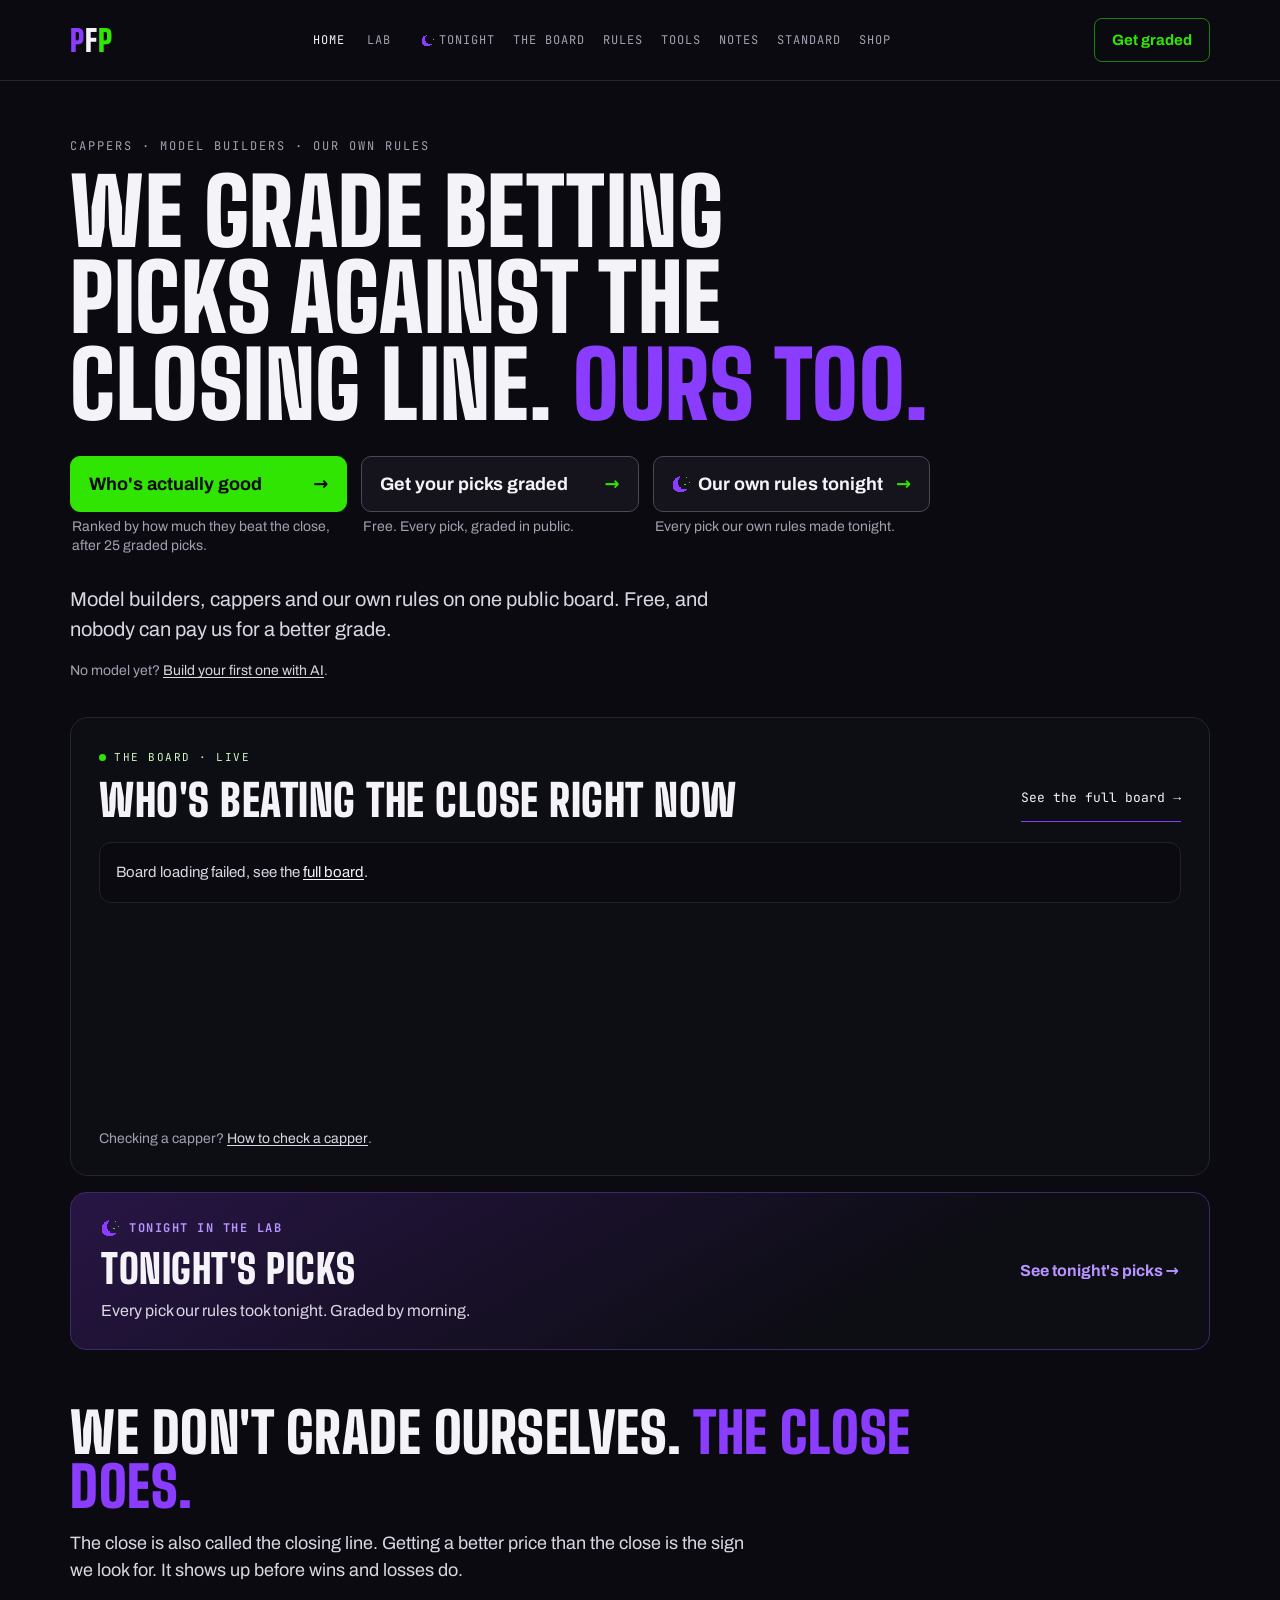
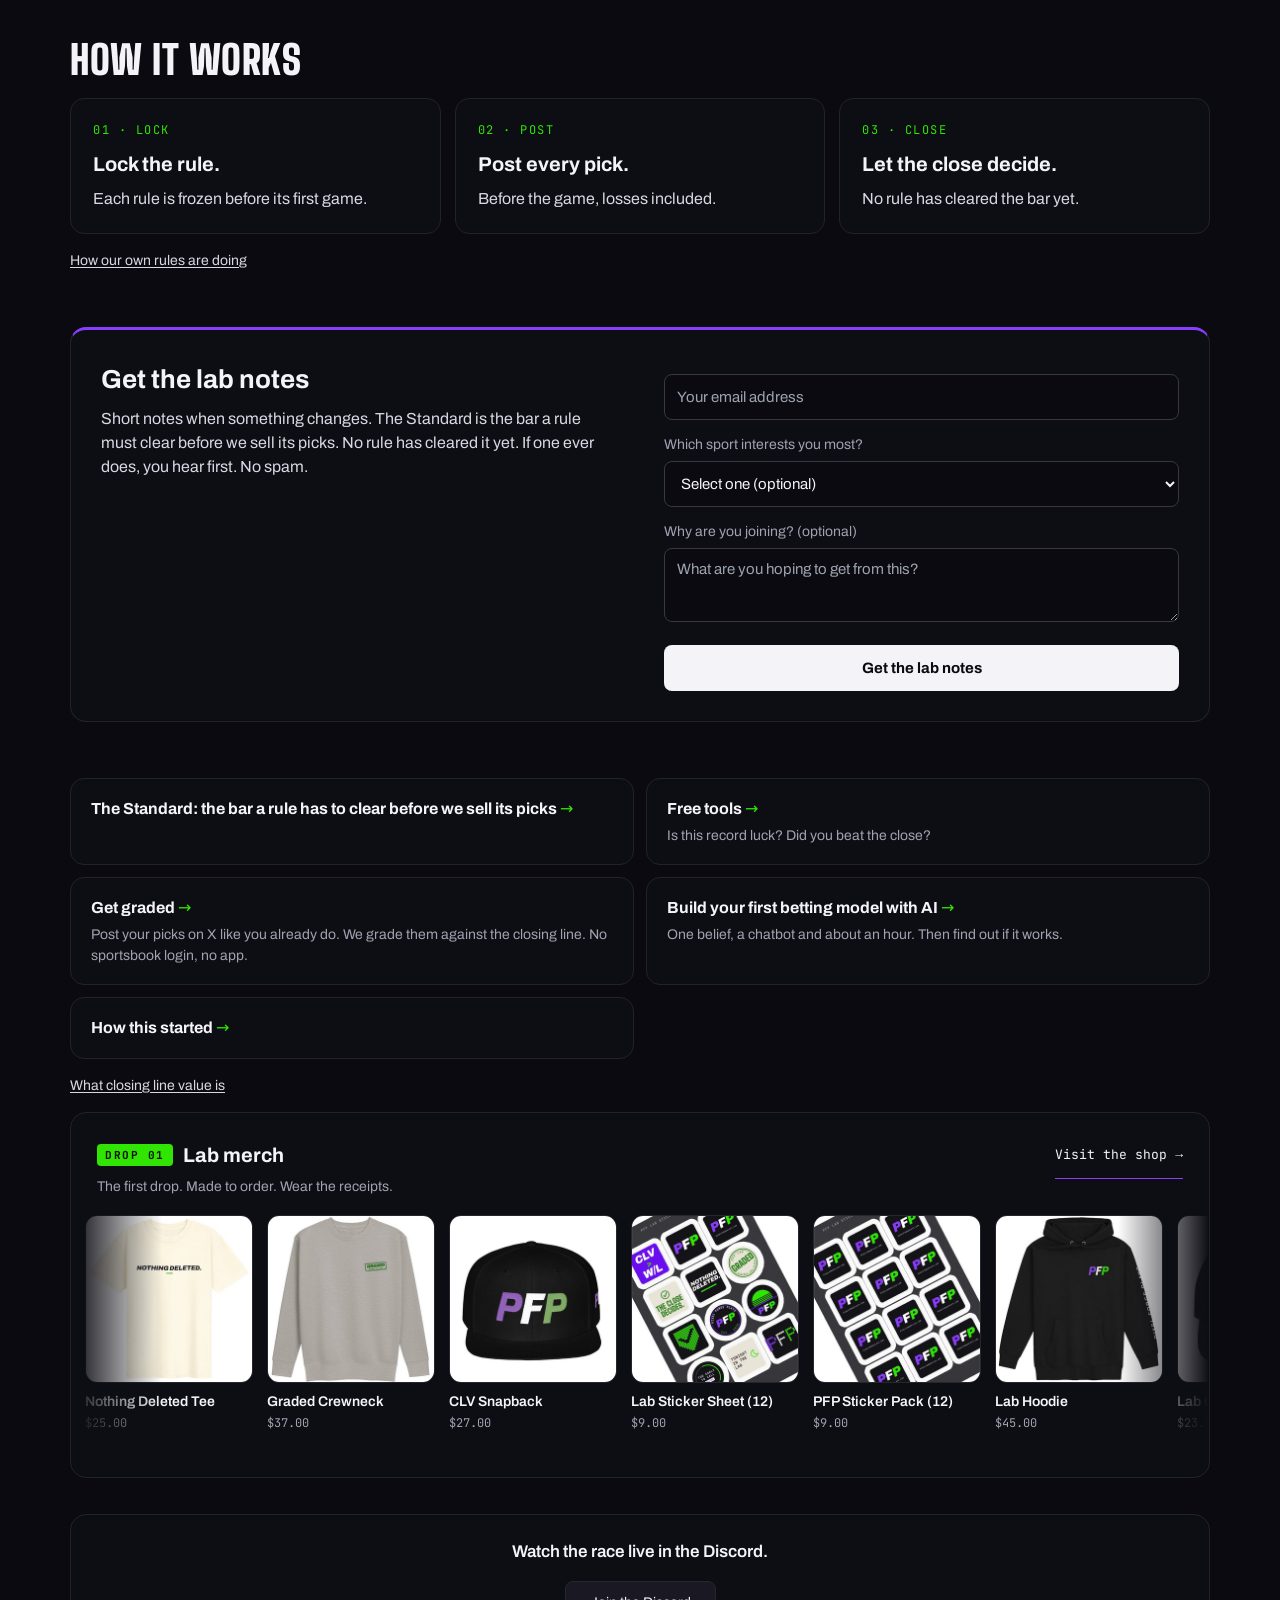
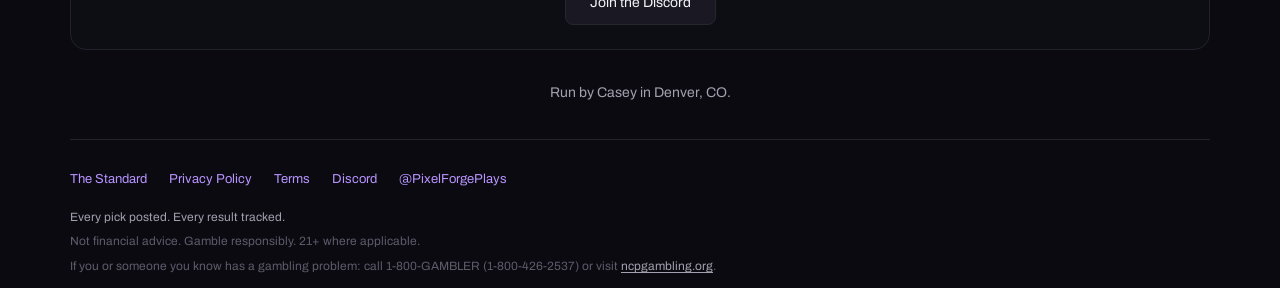
<file: index.html>
<!DOCTYPE html>
<html lang="en">
<head>
  <meta charset="UTF-8">
  <meta name="viewport" content="width=device-width, initial-scale=1.0">
  <link rel="icon" type="image/png" sizes="32x32" href="/favicon-32.png">
  <link rel="icon" type="image/png" sizes="16x16" href="/favicon-16.png">
  <link rel="apple-touch-icon" sizes="180x180" href="/apple-touch-icon.png">
  <meta name="apple-mobile-web-app-title" content="PFP">
  <title>Pixel Forge Plays: We grade betting picks against the closing line</title>
  <meta name="description" content="Model builders, cappers and our own rules on one public board. Free, and nobody can pay us for a better grade.">
  <link rel="canonical" href="https://www.pixelforgeplays.com/">
  <meta property="og:title" content="Pixel Forge Plays: We grade betting picks against the closing line">
  <meta property="og:description" content="Model builders, cappers and our own rules on one public board. Free, and nobody can pay us for a better grade.">
  <meta property="og:url" content="https://www.pixelforgeplays.com/">
  <meta property="og:image" content="https://pixelforgeplays.github.io/pfp-tools/get-graded/og.png?v=20261104">
  <meta property="og:image:width" content="1200">
  <meta property="og:image:height" content="630">
  <meta property="og:image:alt" content="Pixel Forge Plays: We grade betting picks against the closing line">
  <meta property="og:type" content="website">
  <meta name="twitter:card" content="summary_large_image">
  <meta name="twitter:title" content="Pixel Forge Plays: We grade betting picks against the closing line">
  <meta name="twitter:description" content="Model builders, cappers and our own rules on one public board. Free, and nobody can pay us for a better grade.">
  <meta name="twitter:image" content="https://pixelforgeplays.github.io/pfp-tools/get-graded/og.png?v=20261104">
  <meta name="twitter:image:alt" content="Pixel Forge Plays: We grade betting picks against the closing line">
  <meta name="twitter:site" content="@PixelForgePlays">
  <script type="application/ld+json">{"@context":"https://schema.org","@graph":[{"@type":"Organization","name":"Pixel Forge Plays","url":"https://www.pixelforgeplays.com/","logo":"https://www.pixelforgeplays.com/apple-touch-icon.png","sameAs":"https://x.com/PixelForgePlays"},{"@type":"WebSite","name":"Pixel Forge Plays","url":"https://www.pixelforgeplays.com/"}]}</script>
  <link rel="preload" href="/fonts/big-shoulders-display.woff2" as="font" type="font/woff2" crossorigin>
  <link rel="preload" href="/fonts/archivo.woff2" as="font" type="font/woff2" crossorigin>
  <link rel="preload" href="/fonts/jetbrains-mono.woff2" as="font" type="font/woff2" crossorigin>
  <link rel="preconnect" href="https://pixelforgeplays.github.io">
  <link rel="stylesheet" href="/styles.css">
  <script>document.documentElement.className += ' js';</script>
  <style>
    /* Self-hosted brand fonts (variable, latin subset, OFL) so the first paint already has them. */
    @font-face{font-family:'Big Shoulders Display';font-style:normal;font-weight:100 900;font-display:swap;src:url(/fonts/big-shoulders-display.woff2) format('woff2');unicode-range:U+0000-00FF, U+0131, U+0152-0153, U+02BB-02BC, U+02C6, U+02DA, U+02DC, U+0304, U+0308, U+0329, U+2000-206F, U+20AC, U+2122, U+2191, U+2193, U+2212, U+2215, U+FEFF, U+FFFD}
    @font-face{font-family:'Archivo';font-style:normal;font-weight:100 900;font-display:swap;src:url(/fonts/archivo.woff2) format('woff2');unicode-range:U+0000-00FF, U+0131, U+0152-0153, U+02BB-02BC, U+02C6, U+02DA, U+02DC, U+0304, U+0308, U+0329, U+2000-206F, U+20AC, U+2122, U+2191, U+2193, U+2212, U+2215, U+FEFF, U+FFFD}
    @font-face{font-family:'JetBrains Mono';font-style:normal;font-weight:100 800;font-display:swap;src:url(/fonts/jetbrains-mono.woff2) format('woff2');unicode-range:U+0000-00FF, U+0131, U+0152-0153, U+02BB-02BC, U+02C6, U+02DA, U+02DC, U+0304, U+0308, U+0329, U+2000-206F, U+20AC, U+2122, U+2191, U+2193, U+2212, U+2215, U+FEFF, U+FFFD}
    /* Brand tokens (PFP_Reports/Brand/BRAND.md). Purple text uses the link purple; #8B3DFF is for fills and edges. */
    :root{--ground:#0B0A10;--surface:#15131C;--surface2:#13121A;--line:#2A2733;--line2:#22202A;--chip-line:#3A3645;--ink:#F4F3F8;--soft:#D9D7E2;--muted:#A3A0B0;--faint:#5E5B6B;--green:#30E502;--brand:#8B3DFF;--link:#B794FF;--gold:#F2C14E;--head:"Big Shoulders Display",Impact,"Arial Narrow",sans-serif;--mono:"JetBrains Mono",ui-monospace,Menlo,Consolas,monospace;--body:Archivo,system-ui,-apple-system,"Segoe UI",Roboto,sans-serif}
    html{-webkit-text-size-adjust:100%}
    body{margin:0;background:var(--ground);color:var(--ink);font-family:var(--body);line-height:1.5}
    a{color:var(--link)}
    a:hover{color:#D6C2FF}
    .wrap{max-width:1180px;margin:0 auto;padding:0 20px}
    .h{font-family:var(--head);font-weight:900;text-transform:uppercase;letter-spacing:.5px;line-height:1;margin:0}
    .eyebrow{margin:0;font-family:var(--mono);font-size:12px;letter-spacing:2px;text-transform:uppercase;color:var(--muted)}
    /* Header */
    .top{border-bottom:1px solid #26262F}
    .top .wrap{padding:18px 20px;display:flex;flex-wrap:wrap;align-items:center;gap:16px 24px;justify-content:space-between}
    .mark{font-family:var(--head);font-weight:900;font-size:30px;letter-spacing:1px;text-decoration:none;color:var(--ink);line-height:1;display:inline-flex;align-items:center;min-height:44px;min-width:44px}
    .mark:hover{color:var(--ink)}
    .mark .p1{color:var(--brand)}.mark .p2{color:var(--green)}
    .menu{display:flex;flex-wrap:wrap;gap:0 10px;font-family:var(--mono);font-size:12px;letter-spacing:1px;text-transform:uppercase}
    .menu a{color:var(--muted);text-decoration:none;display:inline-flex;align-items:center;gap:5px;min-height:44px;min-width:44px;padding:0 4px}
    .menu a:hover{color:var(--ink)}
    .menu a[aria-current]{color:var(--ink)}
    .menu .moon{display:block;flex:none;image-rendering:pixelated}
    .btn{display:inline-flex;align-items:center;justify-content:center;min-height:48px;padding:0 22px;border-radius:8px;font-weight:700;font-size:16px;text-decoration:none;transition:background .15s,color .15s}
    .btn-green{background:var(--green);color:var(--ground)}
    .btn-green:hover{background:#5BFF2E;color:var(--ground)}
    .btn-ghost{background:transparent;color:var(--ink);border:1px solid #4A4757}
    .btn-ghost:hover{color:var(--ink);border-color:#8A8699}
    .btn-outline-green{background:transparent;color:var(--green);border:1px solid rgba(48,229,2,.55);min-height:44px;padding:0 17px;font-size:15px}
    .btn-outline-green:hover{color:var(--green);border-color:var(--green)}
    @media (max-width:760px){.top .wrap{gap:14px 18px}.top .cta{width:100%}.top .cta .btn{width:auto}.menu{gap:0 10px}}
    /* Phone header (Brief 1479): one row, the logo and a Menu button. The button opens the same links, stacked.
       The "Get graded" pill is hidden on phones (the second hero button is the same link). Without JavaScript the links stay visible. */
    .menu-btn{display:none}
    @media (max-width:640px){
      .top .wrap{padding:12px 20px;gap:0 12px}
      .top .cta{display:none}
      .js .menu-btn{display:inline-flex;align-items:center;justify-content:center;gap:10px;min-width:44px;min-height:44px;box-sizing:border-box;padding:0 14px;background:transparent;color:var(--ink);border:1px solid #4A4757;border-radius:8px;font-family:var(--mono);font-size:12px;font-weight:700;letter-spacing:1px;text-transform:uppercase;cursor:pointer}
      .js .menu-btn::after{content:"+";font-size:18px;line-height:1;color:var(--green)}
      .js .menu-btn[aria-expanded="true"]::after{content:"-"}
      .js .menu-btn:focus-visible{outline:2px solid var(--link);outline-offset:2px}
      .js .menu{display:none}
      .js .menu-btn[aria-expanded="true"]+.menu{display:flex;flex-direction:column;width:100%;padding:6px 0 4px;font-size:13px}
    }
    /* Hero */
    .hero{padding:56px 0 36px;max-width:860px}
    .hero h1{font-family:var(--head);font-weight:900;font-size:clamp(46px,7.4vw,92px);line-height:.94;letter-spacing:.5px;text-transform:uppercase;margin:14px 0 0}
    .hero h1 .ours{color:var(--brand)}
    .hero .lede{margin:20px 0 0;font-size:20px;line-height:1.5;color:var(--soft);max-width:680px}
    .hero .ctas{display:flex;flex-wrap:wrap;gap:12px;margin-top:28px}
    .hero .build{margin:16px 0 0;font-size:14px;color:var(--muted)}
    .hero .build a{color:var(--soft);text-decoration:underline;text-underline-offset:2px}
    .hero .build a:hover{color:var(--ink)}
    @media (max-width:760px){.hero{padding:40px 0 28px}.hero .ctas .btn{flex:1 1 auto}}
    /* Three big buttons under the headline (Brief 1476). Phones (up to 640px): one plain sentence, the buttons stacked,
       everything else inside a closed "How this works". From 641px: the buttons in a row and the long page open. */
    .hero-sentence{display:none}
    .big-btns{display:grid;grid-template-columns:repeat(3,minmax(0,1fr));gap:14px;margin-top:28px}
    .big-item{min-width:0}
    .big-btn{display:flex;align-items:center;justify-content:space-between;gap:10px;min-height:56px;box-sizing:border-box;padding:0 18px;border-radius:10px;font-weight:700;font-size:18px;line-height:1.2;text-decoration:none;color:var(--ink);background:var(--surface);border:1px solid #4A4757;transition:background .15s,border-color .15s}
    .big-btn:hover{color:var(--ink);border-color:var(--brand)}
    .big-btn .arr{flex:none;color:var(--green)}
    /* Tonight moon (Brief 1486): the same pixel moon as the nav Tonight link, sized to the 18px label. It sits before the
       words, so the arrow takes the free space instead of the label floating to the middle. */
    .big-btn .moon{display:block;flex:none;image-rendering:pixelated;margin-right:-2px}
    .big-btn .moon~.arr{margin-left:auto}
    .big-btn.go-green{background:var(--green);border-color:var(--green);color:var(--ground)}
    .big-btn.go-green:hover{background:#5BFF2E;color:var(--ground)}
    .big-btn.go-green .arr{color:var(--ground)}
    .big-cap{margin:6px 2px 0;font-size:14px;line-height:1.35;color:var(--muted)}
    .hero-rest{max-width:860px;padding-bottom:36px}
    .hero-rest .lede{margin:28px 0 0;font-size:20px;line-height:1.5;color:var(--soft);max-width:680px}
    .hero-rest .build{margin:16px 0 0;font-size:14px;color:var(--muted)}
    .hero-rest .build a{color:var(--soft);text-decoration:underline;text-underline-offset:2px}
    .hero-rest .build a:hover{color:var(--ink)}
    .hero.has-big{padding-bottom:0}
    details.hiw>summary{display:none}
    @media (max-width:760px){.hero-rest{padding-bottom:28px}}
    @media (max-width:640px){
      .hero.has-big{padding:20px 0 0}
      .hero h1{font-size:40px}
      .hero h1{margin-top:10px}
      .hero-sentence{display:block;margin:12px 0 0;font-size:17px;line-height:1.45;color:var(--soft)}
      .big-btns{grid-template-columns:1fr;gap:10px;margin-top:16px}
      .big-cap{margin-top:4px;font-size:13px}
      details.hiw{margin-top:24px;border-top:1px solid #26262F}
      details.hiw>summary{display:flex;align-items:center;justify-content:space-between;min-height:56px;cursor:pointer;list-style:none;font-weight:700;font-size:17px;color:var(--ink)}
      details.hiw>summary::-webkit-details-marker{display:none}
      details.hiw>summary::after{content:"+";font-family:var(--mono);font-size:22px;color:var(--green)}
      details.hiw[open]>summary::after{content:"-"}
      .hero-rest .lede{margin-top:8px}
    }
    /* Cards and sections */
    .card{background:#0D0D14;border:1px solid #22222C;border-radius:14px;padding:22px}
    .panel{border:1px solid #26262F;border-radius:18px;background:#0D0D14;padding:26px clamp(14px,3vw,28px)}
    .sec{margin-top:56px}
    .sec-head{display:flex;flex-wrap:wrap;gap:14px;align-items:flex-end;justify-content:space-between}
    .h2{font-size:clamp(30px,4vw,44px)}
    .h2-plain{font-size:40px}
    .mono-link{font-family:var(--mono);font-size:13px;color:var(--ink);text-decoration:none;border-bottom:1px solid var(--brand);padding-bottom:3px;display:inline-flex;align-items:center;min-height:44px}
    .mono-link:hover{color:var(--link)}
    /* The Board (mini) */
    .live{display:inline-flex;align-items:center;gap:8px;font-family:var(--mono);font-size:11px;letter-spacing:1.5px;color:#CFF7C2;text-transform:uppercase}
    .live .dot{width:7px;height:7px;border-radius:50%;background:var(--green);animation:pfpPulse 1.8s infinite}
    #home-board{margin-top:20px;min-height:272px}
    #home-board .status{margin:0;padding:18px 16px;color:var(--soft);background:var(--ground);border:1px solid var(--line2);border-radius:12px;font-size:15px}
    #home-board .status a{color:var(--ink);text-decoration:underline;text-underline-offset:2px}
    /* Hook */
    .hook{margin-top:56px;max-width:860px}
    .hook p.big{font-family:var(--head);font-weight:900;font-size:clamp(34px,5vw,56px);line-height:.96;letter-spacing:.5px;text-transform:uppercase;margin:0}
    .hook p.big span{color:var(--brand)}
    .hook p.why{margin:16px 0 0;font-size:18px;color:var(--soft);max-width:680px}
    /* Live from the lab */
    .live-lab-grid{display:grid;grid-template-columns:1fr 1fr;gap:12px;margin-top:18px}
    .live-tile{min-width:0;background:#0D0D14;border:1px solid #22222C;border-radius:14px;padding:16px 18px}
    .live-k{margin:0;font-family:var(--mono);font-size:11px;letter-spacing:1.5px;text-transform:uppercase;color:var(--muted)}
    .live-v{margin:8px 0 0;font-family:var(--mono);font-size:1.35rem;font-weight:700;line-height:1.2;color:var(--green);overflow-wrap:break-word}
    .live-s{margin:4px 0 0;font-size:.85rem;line-height:1.35;color:var(--muted);overflow-wrap:break-word}
    a.live-tile{color:inherit;text-decoration:none}
    a.live-tile:hover{border-color:var(--brand)}
    #live-asof{margin:6px 0 0;font-size:14px;color:var(--muted)}
    .std-line{margin:14px 0 0;font-size:14px;color:var(--muted)}
    .std-line a,.rules-link a{color:var(--soft);text-decoration:underline;text-underline-offset:2px}
    .std-line a:hover,.rules-link a:hover{color:var(--ink)}
    @media (min-width:760px){.live-lab-grid{grid-template-columns:repeat(5,minmax(0,1fr))}}
    /* How it works */
    .steps{display:grid;grid-template-columns:repeat(3,1fr);gap:14px;margin-top:18px}
    .steps .k{font-family:var(--mono);font-size:12px;color:var(--green);letter-spacing:1.5px;text-transform:uppercase}
    .steps h3{margin:10px 0 0;font-size:20px;font-weight:700}
    .steps p{margin:8px 0 0;color:var(--soft);line-height:1.5}
    .rules-link{margin:16px 0 0;font-size:14px;color:var(--muted)}
    @media (max-width:760px){.steps{grid-template-columns:1fr}}
    /* Tonight band + lab notes panel. The .flow column holds the board through the lab notes: under 900px the band and
       the notes come after How it works (the phone order); from 900px the band sits right under the board and the
       notes panel is two columns (copy left, form right). */
    .tonight-sec{margin-top:56px}
    .notes-sec{margin-top:16px}
    @media (max-width:899.98px){.flow{display:flex;flex-direction:column}.flow>*{min-width:0}.tonight-sec{order:1}.notes-sec{order:2}}
    @media (min-width:900px){.tonight-sec{margin-top:16px}.notes-sec{margin-top:56px}}
    .tonight{display:block;text-decoration:none;color:var(--ink);border-radius:16px;border:1px solid #3A2A66;background:linear-gradient(150deg,rgba(139,61,255,.22) 0%,#0D0D14 70%);padding:26px}
    .tonight:hover{color:var(--ink);border-color:var(--brand)}
    .tonight .k{display:flex;align-items:center;gap:10px;font-family:var(--mono);font-size:12px;font-weight:700;letter-spacing:1.5px;color:var(--link);text-transform:uppercase}
    .tonight .k .moon{display:block;image-rendering:pixelated}
    .tonight h2{margin:12px 0 0;font-family:var(--head);font-weight:900;font-size:38px;text-transform:uppercase;line-height:1;letter-spacing:.5px}
    .tonight p{margin:10px 0 0;color:var(--soft);line-height:1.5}
    .tonight .go{display:inline-block;margin-top:16px;color:var(--link);font-weight:700}
    @media (min-width:900px){.tonight{display:flex;align-items:center;justify-content:space-between;gap:20px 40px;padding:26px 30px}.tonight h2{font-size:40px}.tonight p{max-width:560px}.tonight .go{flex:none;margin-top:0;display:inline-flex;align-items:center;min-height:44px;white-space:nowrap}}
    .notes{border-radius:16px;border:1px solid #22222C;background:#0D0D14;padding:26px;border-top:3px solid var(--brand)}
    .notes h2{margin:0;font-size:22px;font-weight:700}
    @media (min-width:900px){.notes{display:grid;grid-template-columns:minmax(0,1fr) minmax(0,1fr);gap:24px 48px;align-items:start;padding:30px}.notes h2{font-size:26px}.notes .notes-form .field:first-child{margin-top:0}#lab-thanks{grid-column:1/-1;max-width:600px}}
    .notes p{color:var(--soft)}
    .notes label{display:block;font-size:14px;color:var(--muted);margin-bottom:6px}
    .notes input,.notes select,.notes textarea{width:100%;box-sizing:border-box;background:var(--ground);border:1px solid var(--chip-line);color:var(--ink);border-radius:8px;padding:12px;font:15px var(--body);min-height:46px}
    .notes input:focus,.notes select:focus,.notes textarea:focus{outline:none;border-color:var(--brand)}
    .notes .field{margin-top:14px}
    .notes button{width:100%;margin-top:16px;background:var(--ink);color:var(--ground);border:none;border-radius:8px;padding:12px 18px;font:700 15px var(--body);cursor:pointer;min-height:46px}
    .notes button:hover{background:#E4E2EA}
    .notes button:disabled{opacity:.7;cursor:default}
    #lab-error{margin:10px 0 0;font-size:14px;color:var(--soft)}
    /* Explore */
    .explore{display:grid;grid-template-columns:repeat(2,minmax(0,1fr));gap:12px;margin-top:18px}
    .pfp-card{display:block;min-height:44px;background:#0D0D14;border:1px solid #22222C;border-radius:14px;padding:18px 20px;color:var(--ink);text-decoration:none;transition:border-color .15s}
    .pfp-card:hover{border-color:var(--brand);color:var(--ink)}
    .pfp-card .t{font-weight:700}
    .pfp-card .arrow{color:var(--green)}
    .pfp-card .d{display:block;font-size:14px;color:var(--muted);margin-top:4px}
    @media (max-width:760px){.explore{grid-template-columns:1fr}}
    /* Merch */
    .merch{margin-top:16px;border-radius:16px;border:1px solid #22222C;background:#0D0D14;padding:22px 0 24px;overflow:hidden}
    .merch-head{display:flex;flex-wrap:wrap;gap:10px;align-items:baseline;justify-content:space-between;padding:0 26px}
    .merch-title{display:flex;align-items:center;gap:10px}
    .drop{font-family:var(--mono);font-size:11px;font-weight:700;letter-spacing:1.5px;color:var(--ground);background:var(--green);padding:3px 8px;border-radius:4px}
    .merch h2{margin:0;font-size:20px;font-weight:700}
    .merch-sub{margin:6px 0 0;color:var(--muted);font-size:14px}
    .m-wrap{margin-top:18px;overflow:hidden;-webkit-mask-image:linear-gradient(90deg,transparent 0,#000 8%,#000 92%,transparent 100%);mask-image:linear-gradient(90deg,transparent 0,#000 8%,#000 92%,transparent 100%);scrollbar-width:none}
    .m-wrap::-webkit-scrollbar{display:none}
    .m-track{display:flex;gap:14px;width:max-content;animation:pfpTick 90s linear infinite;padding:0 14px}
    .m-wrap:hover .m-track,.m-wrap:focus-within .m-track{animation-play-state:paused}
    .m-item{display:block;width:168px;text-decoration:none;color:var(--ink);flex:none}
    .m-item:hover{color:var(--ink)}
    .m-item img{display:block;width:168px;height:168px;object-fit:cover;border-radius:12px;border:1px solid #26262F;background:#FFF}
    .m-item .n{display:block;margin-top:8px;font-size:14px;font-weight:600}
    .m-item .pr{display:block;font-family:var(--mono);font-size:12px;color:var(--muted);margin-top:2px}
    /* Discord, footer */
    .discord{margin-top:36px;background:#0D0D14;border:1px solid #22222C;border-radius:16px;padding:24px;text-align:center}
    .discord h3{margin:0 0 8px;font-size:17px;font-weight:600}
    .discord a{display:inline-flex;align-items:center;justify-content:center;min-height:44px;margin-top:8px;background:#1A1823;color:var(--ink);padding:0 24px;border-radius:8px;font-size:14px;text-decoration:none;border:1px solid #26262F}
    .discord a:hover{background:#242230;color:var(--ink)}
    .runby{text-align:center;font-size:14px;color:var(--muted);margin:32px 0 0}
    footer{margin-top:36px;padding-top:18px;border-top:1px solid #22222C;font-size:13px;color:var(--muted)}
    footer .row{display:flex;flex-wrap:wrap;gap:10px 22px;align-items:center}
    footer a{color:var(--link);display:inline-flex;align-items:center;min-height:44px}
    footer .fine{margin:6px 0 0;color:var(--faint);font-size:12px}
    footer .fine a{min-height:0;color:var(--muted);text-decoration:underline;text-underline-offset:2px}
    .hero .build a,.std-line a,.rules-link a,footer .fine a{display:inline-flex;align-items:center;min-height:44px;margin:-12px 0}
    @keyframes pfpPulse{0%{box-shadow:0 0 0 0 rgba(48,229,2,.6)}70%{box-shadow:0 0 0 10px rgba(48,229,2,0)}100%{box-shadow:0 0 0 0 rgba(48,229,2,0)}}
    @keyframes pfpTick{from{transform:translateX(0)}to{transform:translateX(-50%)}}
    @media (prefers-reduced-motion:reduce){.m-track,.live .dot{animation:none!important}}
  </style>
</head>
<body>
  <header class="top">
    <div class="wrap">
      <a class="mark" href="https://www.pixelforgeplays.com/" aria-label="Pixel Forge Plays home"><span class="p1">P</span>F<span class="p2">P</span></a>
      <button type="button" class="menu-btn" aria-expanded="false" aria-controls="site-menu">Menu</button>
      <nav class="menu" id="site-menu" aria-label="Pixel Forge Plays sites">
        <a href="https://www.pixelforgeplays.com/" aria-current="page">Home</a>
        <a href="https://pixelforgeplays.github.io/pixel-forge/dashboard.html">Lab</a>
        <a href="https://pixelforgeplays.github.io/pixel-forge/tonight.html"><svg class="moon" viewBox="0 0 16 16" width="13" height="13" shape-rendering="crispEdges" aria-hidden="true"><rect x="6" y="1" width="1" height="1" fill="#8B3DFF"/><rect x="4" y="2" width="3" height="1" fill="#8B3DFF"/><rect x="3" y="3" width="3" height="1" fill="#8B3DFF"/><rect x="2" y="4" width="3" height="1" fill="#8B3DFF"/><rect x="1" y="5" width="4" height="1" fill="#8B3DFF"/><rect x="1" y="6" width="4" height="1" fill="#8B3DFF"/><rect x="1" y="7" width="4" height="1" fill="#8B3DFF"/><rect x="1" y="8" width="4" height="1" fill="#8B3DFF"/><rect x="1" y="9" width="5" height="1" fill="#8B3DFF"/><rect x="1" y="10" width="5" height="1" fill="#8B3DFF"/><rect x="1" y="11" width="7" height="1" fill="#8B3DFF"/><rect x="2" y="12" width="11" height="1" fill="#8B3DFF"/><rect x="3" y="13" width="9" height="1" fill="#8B3DFF"/><rect x="4" y="14" width="7" height="1" fill="#8B3DFF"/><rect x="12" y="2" width="1" height="1" fill="#30E502"/><rect x="15" y="6" width="1" height="1" fill="#30E502"/><rect x="11" y="8" width="1" height="1" fill="#30E502"/></svg>Tonight</a>
        <a href="https://pixelforgeplays.github.io/pixel-forge/builders.html">The Board</a>
        <a href="https://pixelforgeplays.github.io/pfp-tools/rules/">Rules</a>
        <a href="https://pixelforgeplays.github.io/pfp-tools/">Tools</a>
        <a href="https://www.pixelforgeplays.com/notes">Notes</a>
        <a href="https://www.pixelforgeplays.com/standard.html">Standard</a>
        <a href="/shop">Shop</a>
      </nav>
      <div class="cta"><a class="btn btn-outline-green" href="https://pixelforgeplays.github.io/pfp-tools/get-graded/">Get graded</a></div>
    </div>
  </header>
  <script>
  // Phone menu: the button shows and hides the nav links. Escape closes it and puts focus back on the button.
  (function () {
    var b = document.querySelector('.menu-btn');
    if (!b || !document.getElementById('site-menu')) return;
    function set(open) { b.setAttribute('aria-expanded', open ? 'true' : 'false'); }
    b.addEventListener('click', function () { set(b.getAttribute('aria-expanded') !== 'true'); });
    document.addEventListener('keydown', function (e) {
      if ((e.key === 'Escape' || e.key === 'Esc') && b.getAttribute('aria-expanded') === 'true') { set(false); b.focus(); }
    });
  })();
  </script>

  <main class="wrap">
    <!-- Hero -->
    <section class="hero has-big" aria-label="Intro">
      <p class="eyebrow">Cappers &middot; Model builders &middot; Our own rules</p>
      <h1>We grade betting picks against the closing line. <span class="ours">Ours too.</span></h1>
      <p class="hero-sentence">We check if a pick got a better price than where the line closed. That is the best sign of real skill.</p>
      <div class="big-btns">
        <div class="big-item">
          <a class="big-btn go-green" href="https://pixelforgeplays.github.io/pixel-forge/builders.html">Who's actually good<span class="arr" aria-hidden="true">&rarr;</span></a>
          <p class="big-cap">Ranked by how much they beat the close, after 25 graded picks.</p>
        </div>
        <div class="big-item">
          <a class="big-btn" href="https://pixelforgeplays.github.io/pfp-tools/get-graded/">Get your picks graded<span class="arr" aria-hidden="true">&rarr;</span></a>
          <p class="big-cap">Free. Every pick, graded in public.</p>
        </div>
        <div class="big-item">
          <a class="big-btn" href="https://pixelforgeplays.github.io/pixel-forge/tonight.html"><svg class="moon" viewBox="0 0 16 16" width="18" height="18" shape-rendering="crispEdges" aria-hidden="true"><rect x="6" y="1" width="1" height="1" fill="#8B3DFF"/><rect x="4" y="2" width="3" height="1" fill="#8B3DFF"/><rect x="3" y="3" width="3" height="1" fill="#8B3DFF"/><rect x="2" y="4" width="3" height="1" fill="#8B3DFF"/><rect x="1" y="5" width="4" height="1" fill="#8B3DFF"/><rect x="1" y="6" width="4" height="1" fill="#8B3DFF"/><rect x="1" y="7" width="4" height="1" fill="#8B3DFF"/><rect x="1" y="8" width="4" height="1" fill="#8B3DFF"/><rect x="1" y="9" width="5" height="1" fill="#8B3DFF"/><rect x="1" y="10" width="5" height="1" fill="#8B3DFF"/><rect x="1" y="11" width="7" height="1" fill="#8B3DFF"/><rect x="2" y="12" width="11" height="1" fill="#8B3DFF"/><rect x="3" y="13" width="9" height="1" fill="#8B3DFF"/><rect x="4" y="14" width="7" height="1" fill="#8B3DFF"/><rect x="12" y="2" width="1" height="1" fill="#30E502"/><rect x="15" y="6" width="1" height="1" fill="#30E502"/><rect x="11" y="8" width="1" height="1" fill="#30E502"/></svg>Our own rules tonight<span class="arr" aria-hidden="true">&rarr;</span></a>
          <p class="big-cap">Every pick our own rules made tonight.</p>
        </div>
      </div>
    </section>

    <!-- The rest of the homepage. Closed on phones (up to 640px), open and with no summary bar from 641px. -->
    <details class="hiw">
      <summary>How this works</summary>
      <script>(function () { var d = document.currentScript && document.currentScript.parentNode; if (!d) return; var phone = window.matchMedia && window.matchMedia('(max-width:640px)').matches; if (!phone) d.open = true; })();</script>
    <div class="hero-rest">
      <p class="lede">Model builders, cappers and our own rules on one public board. Free, and nobody can pay us for a better grade.</p>
      <p class="build">No model yet? <a href="/build">Build your first one with AI</a>.</p>
    </div>

    <div class="flow">
    <!-- The Board, top 3. Rows come from the shared board-mini.js (pfp-tools), the same file the Get graded page uses. -->
    <section class="panel" aria-labelledby="hb">
      <div class="sec-head">
        <div>
          <div class="live"><span class="dot" aria-hidden="true"></span>The Board &middot; Live</div>
          <h2 id="hb" class="h h2" style="margin-top:10px">Who's beating the close right now</h2>
        </div>
        <a class="mono-link" href="https://pixelforgeplays.github.io/pixel-forge/builders.html">See the full board &rarr;</a>
      </div>
      <div id="home-board" data-pfp-mini-board="manual" data-more="false" aria-live="polite">
        <p class="status">Loading the board...</p>
        <noscript><p class="status">The board needs JavaScript. <a href="https://pixelforgeplays.github.io/pixel-forge/builders.html">See the full board</a>.</p></noscript>
      </div>
      <p class="std-line">Checking a capper? <a href="https://pixelforgeplays.github.io/pfp-tools/check-a-capper/">How to check a capper</a>.</p>
    </section>

    <!-- Tonight in the lab: a full-width band under the board. The heading becomes "N picks pending" from the same lab.json. -->
    <section class="tonight-sec" aria-label="Tonight in the lab">
      <a class="tonight" id="tonight-card" href="https://pixelforgeplays.github.io/pixel-forge/tonight.html">
        <div class="tonight-txt">
        <div class="k"><svg class="moon" viewBox="0 0 16 16" width="18" height="18" shape-rendering="crispEdges" aria-hidden="true"><rect x="6" y="1" width="1" height="1" fill="#8B3DFF"/><rect x="4" y="2" width="3" height="1" fill="#8B3DFF"/><rect x="3" y="3" width="3" height="1" fill="#8B3DFF"/><rect x="2" y="4" width="3" height="1" fill="#8B3DFF"/><rect x="1" y="5" width="4" height="1" fill="#8B3DFF"/><rect x="1" y="6" width="4" height="1" fill="#8B3DFF"/><rect x="1" y="7" width="4" height="1" fill="#8B3DFF"/><rect x="1" y="8" width="4" height="1" fill="#8B3DFF"/><rect x="1" y="9" width="5" height="1" fill="#8B3DFF"/><rect x="1" y="10" width="5" height="1" fill="#8B3DFF"/><rect x="1" y="11" width="7" height="1" fill="#8B3DFF"/><rect x="2" y="12" width="11" height="1" fill="#8B3DFF"/><rect x="3" y="13" width="9" height="1" fill="#8B3DFF"/><rect x="4" y="14" width="7" height="1" fill="#8B3DFF"/><rect x="12" y="2" width="1" height="1" fill="#30E502"/><rect x="15" y="6" width="1" height="1" fill="#30E502"/><rect x="11" y="8" width="1" height="1" fill="#30E502"/></svg>Tonight in the lab</div>
        <h2 id="tonight-h">Tonight's picks</h2>
        <p>Every pick our rules took tonight. Graded by morning.</p>
        </div>
        <span class="go">See tonight's picks &rarr;</span>
      </a>
    </section>

    <!-- Hook -->
    <section class="hook" aria-label="Why the close">
      <p class="big">We don't grade ourselves. <span>The close does.</span></p>
      <p class="why">The close is also called the closing line. Getting a better price than the close is the sign we look for. It shows up before wins and losses do.</p>
    </section>

    <!-- Live from the lab: filled from lab.json, hidden until it loads. -->
    <section id="live-lab" class="sec" hidden aria-label="Live from the lab">
      <p class="eyebrow">Live from the lab</p>
      <p id="live-asof"></p>
      <div class="live-lab-grid">
        <div class="live-tile">
          <p class="live-k">Rules in the lab</p>
          <p id="live-rules" class="live-v"></p>
        </div>
        <div class="live-tile">
          <p class="live-k">Picks posted</p>
          <p id="live-picks" class="live-v"></p>
        </div>
        <div class="live-tile">
          <p class="live-k">Beat the close</p>
          <p id="live-beat" class="live-v"></p>
          <p id="live-beat-pct" class="live-s"></p>
          <p id="live-beat-tie" class="live-s"></p>
        </div>
        <div class="live-tile">
          <p class="live-k">Racing for the Standard</p>
          <p id="live-n5" class="live-v"></p>
          <p id="live-n5-detail" class="live-s"></p>
          <p id="live-n5-status" class="live-s"></p>
        </div>
        <a id="live-builders" class="live-tile" href="/builders" hidden>
          <p class="live-k">Builders racing</p>
          <p id="live-builders-n" class="live-v"></p>
        </a>
      </div>
      <p class="std-line">The Standard is the bar a rule has to clear before we would sell its picks. <a href="standard.html">Read it</a>.</p>
    </section>

    <!-- How it works -->
    <section class="sec" aria-labelledby="how">
      <h2 id="how" class="h h2-plain">How it works</h2>
      <ol class="steps" style="list-style:none;padding:0">
        <li class="card"><div class="k">01 &middot; Lock</div><h3>Lock the rule.</h3><p>Each rule is frozen before its first game.</p></li>
        <li class="card"><div class="k">02 &middot; Post</div><h3>Post every pick.</h3><p>Before the game, losses included.</p></li>
        <li class="card"><div class="k">03 &middot; Close</div><h3>Let the close decide.</h3><p>No rule has cleared the bar yet.</p></li>
      </ol>
      <p class="rules-link"><a href="https://pixelforgeplays.github.io/pixel-forge/dashboard.html">How our own rules are doing</a></p>
    </section>

    <!-- The lab notes form, its own full-width panel (copy left, form right from 900px) -->
    <section class="notes-sec" aria-label="The lab notes">
      <div id="lab-notes" class="notes">
        <div class="notes-copy" id="lab-copy">
        <h2 id="lab-title">Get the lab notes</h2>
        <p id="lab-intro" style="margin:8px 0 0">Short notes when something changes. The Standard is the bar a rule must clear before we sell its picks. No rule has cleared it yet. If one ever does, you hear first. No spam.</p>
        </div>
        <div class="notes-form" id="lab-form-wrap">
        <!-- Posts straight to Buttondown (the Lab Notes list). Optional fields are stored on the subscriber as metadata (metadata__<key>); the hidden metadata__source marks the source. -->
        <form id="lab-form" action="https://buttondown.com/api/emails/embed-subscribe/pixelforgeplays" method="POST">
          <input type="hidden" name="metadata__source" value="website">
          <div class="field"><input type="email" name="email" placeholder="Your email address" required aria-label="Your email address"></div>
          <div class="field">
            <label for="lab-sport">Which sport interests you most?</label>
            <select id="lab-sport" name="metadata__sport">
              <option value="">Select one (optional)</option>
              <option value="NHL">NHL</option>
              <option value="NBA">NBA</option>
              <option value="Soccer">Soccer</option>
              <option value="UFC">UFC</option>
              <option value="MLB">MLB (2027)</option>
              <option value="Other">Other</option>
            </select>
          </div>
          <div class="field">
            <label for="lab-why">Why are you joining? (optional)</label>
            <textarea id="lab-why" name="metadata__why" rows="3" placeholder="What are you hoping to get from this?"></textarea>
          </div>
          <button type="submit">Get the lab notes</button>
          <p id="lab-error" role="alert" hidden>That didn't go through. Try again in a minute.</p>
        </form>
        </div>
        <div id="lab-thanks" hidden>
          <h2 id="lab-thanks-title" tabindex="-1">You're in.</h2>
          <p>We'll write when something changes. Until then, the race is live.</p>
          <a href="https://pixelforgeplays.github.io/pixel-forge/dashboard.html#lab" class="btn btn-green">See the live race</a>
        </div>
      </div>
    </section>
    </div>

    <!-- Explore -->
    <section class="sec" aria-label="Explore">
      <div class="explore">
        <a class="pfp-card" href="standard.html"><span class="t">The Standard: the bar a rule has to clear before we sell its picks</span><span class="arrow" aria-hidden="true"> &rarr;</span></a>
        <a class="pfp-card" href="https://pixelforgeplays.github.io/pfp-tools/"><span class="t">Free tools</span><span class="arrow" aria-hidden="true"> &rarr;</span><span class="d">Is this record luck? Did you beat the close?</span></a>
        <a class="pfp-card" href="https://pixelforgeplays.github.io/pfp-tools/get-graded/" rel="noopener"><span class="t">Get graded</span><span class="arrow" aria-hidden="true"> &rarr;</span><span class="d">Post your picks on X like you already do. We grade them against the closing line. No sportsbook login, no app.</span></a>
        <a class="pfp-card" href="/build"><span class="t">Build your first betting model with AI</span><span class="arrow" aria-hidden="true"> &rarr;</span><span class="d">One belief, a chatbot and about an hour. Then find out if it works.</span></a>
        <a class="pfp-card" href="https://pixelforgeplays.github.io/pixel-forge/how-this-started.html"><span class="t">How this started</span><span class="arrow" aria-hidden="true"> &rarr;</span></a>
      </div>
      <p class="rules-link"><a href="https://pixelforgeplays.github.io/pfp-tools/closing-line-value/">What closing line value is</a></p>
    </section>

    <!-- Lab merch: Drop 01. Names, prices and photos are copies of the Fourthwall store listing (merch/merch.json says when). -->
    <section class="merch" aria-labelledby="merch">
      <div class="merch-head">
        <div>
          <div class="merch-title"><span class="drop">DROP 01</span><h2 id="merch">Lab merch</h2></div>
          <p class="merch-sub">The first drop. Made to order. Wear the receipts.</p>
        </div>
        <a class="mono-link" href="/shop">Visit the shop &rarr;</a>
      </div>
      <div class="m-wrap">
        <div class="m-track" id="m-track">
          <a class="m-item" href="https://pixel-forge-plays-llc-shop.fourthwall.com/products/nothing-deleted-tee" rel="noopener"><img src="/merch/nothing-deleted-tee.jpg" alt="Nothing Deleted Tee" width="168" height="168" loading="lazy"><span class="n">Nothing Deleted Tee</span><span class="pr">$25.00</span></a>
          <a class="m-item" href="https://pixel-forge-plays-llc-shop.fourthwall.com/products/graded-crewneck" rel="noopener"><img src="/merch/graded-crewneck.jpg" alt="Graded Crewneck" width="168" height="168" loading="lazy"><span class="n">Graded Crewneck</span><span class="pr">$37.00</span></a>
          <a class="m-item" href="https://pixel-forge-plays-llc-shop.fourthwall.com/products/clv-snapback" rel="noopener"><img src="/merch/clv-snapback.jpg" alt="CLV Snapback" width="168" height="168" loading="lazy"><span class="n">CLV Snapback</span><span class="pr">$27.00</span></a>
          <a class="m-item" href="https://pixel-forge-plays-llc-shop.fourthwall.com/products/lab-sticker-sheet-12" rel="noopener"><img src="/merch/lab-sticker-sheet-12.jpg" alt="Lab Sticker Sheet (12)" width="168" height="168" loading="lazy"><span class="n">Lab Sticker Sheet (12)</span><span class="pr">$9.00</span></a>
          <a class="m-item" href="https://pixel-forge-plays-llc-shop.fourthwall.com/products/pfp-sticker-pack-12" rel="noopener"><img src="/merch/pfp-sticker-pack-12.jpg" alt="PFP Sticker Pack (12)" width="168" height="168" loading="lazy"><span class="n">PFP Sticker Pack (12)</span><span class="pr">$9.00</span></a>
          <a class="m-item" href="https://pixel-forge-plays-llc-shop.fourthwall.com/products/lab-hoodie" rel="noopener"><img src="/merch/lab-hoodie.jpg" alt="Lab Hoodie" width="168" height="168" loading="lazy"><span class="n">Lab Hoodie</span><span class="pr">$45.00</span></a>
          <a class="m-item" href="https://pixel-forge-plays-llc-shop.fourthwall.com/products/lab-cap" rel="noopener"><img src="/merch/lab-cap.jpg" alt="Lab Cap" width="168" height="168" loading="lazy"><span class="n">Lab Cap</span><span class="pr">$23.00</span></a>
          <a class="m-item" href="https://pixel-forge-plays-llc-shop.fourthwall.com/products/morning-mug" rel="noopener"><img src="/merch/morning-mug.jpg" alt="Morning Mug" width="168" height="168" loading="lazy"><span class="n">Morning Mug</span><span class="pr">$16.00</span></a>
          <a class="m-item" href="https://pixel-forge-plays-llc-shop.fourthwall.com/products/tonal-tee" rel="noopener"><img src="/merch/tonal-tee.jpg" alt="Tonal Tee" width="168" height="168" loading="lazy"><span class="n">Tonal Tee</span><span class="pr">$25.00</span></a>
          <a class="m-item" href="https://pixel-forge-plays-llc-shop.fourthwall.com/products/kids-lab-tee" rel="noopener"><img src="/merch/kids-lab-tee.jpg" alt="Kids Lab Tee" width="168" height="168" loading="lazy"><span class="n">Kids Lab Tee</span><span class="pr">$18.00</span></a>
          <a class="m-item" href="https://pixel-forge-plays-llc-shop.fourthwall.com/products/kids-lab-hoodie" rel="noopener"><img src="/merch/kids-lab-hoodie.jpg" alt="Kids Lab Hoodie" width="168" height="168" loading="lazy"><span class="n">Kids Lab Hoodie</span><span class="pr">$28.00</span></a>
          <a class="m-item" href="https://pixel-forge-plays-llc-shop.fourthwall.com/products/baby-lab-bodysuit" rel="noopener"><img src="/merch/baby-lab-bodysuit.jpg" alt="Baby Lab Bodysuit" width="168" height="168" loading="lazy"><span class="n">Baby Lab Bodysuit</span><span class="pr">$15.00</span></a>
          <a class="m-item" href="https://pixel-forge-plays-llc-shop.fourthwall.com/products/baby-lab-bodysuit-white" rel="noopener"><img src="/merch/baby-lab-bodysuit-white.jpg" alt="Baby Lab Bodysuit (White)" width="168" height="168" loading="lazy"><span class="n">Baby Lab Bodysuit (White)</span><span class="pr">$15.00</span></a>
          <!-- The same tiles again, so the drift never shows a gap. -->
          <a class="m-item" aria-hidden="true" tabindex="-1" href="https://pixel-forge-plays-llc-shop.fourthwall.com/products/nothing-deleted-tee" rel="noopener"><img src="/merch/nothing-deleted-tee.jpg" alt="Nothing Deleted Tee" width="168" height="168" loading="lazy"><span class="n">Nothing Deleted Tee</span><span class="pr">$25.00</span></a>
          <a class="m-item" aria-hidden="true" tabindex="-1" href="https://pixel-forge-plays-llc-shop.fourthwall.com/products/graded-crewneck" rel="noopener"><img src="/merch/graded-crewneck.jpg" alt="Graded Crewneck" width="168" height="168" loading="lazy"><span class="n">Graded Crewneck</span><span class="pr">$37.00</span></a>
          <a class="m-item" aria-hidden="true" tabindex="-1" href="https://pixel-forge-plays-llc-shop.fourthwall.com/products/clv-snapback" rel="noopener"><img src="/merch/clv-snapback.jpg" alt="CLV Snapback" width="168" height="168" loading="lazy"><span class="n">CLV Snapback</span><span class="pr">$27.00</span></a>
          <a class="m-item" aria-hidden="true" tabindex="-1" href="https://pixel-forge-plays-llc-shop.fourthwall.com/products/lab-sticker-sheet-12" rel="noopener"><img src="/merch/lab-sticker-sheet-12.jpg" alt="Lab Sticker Sheet (12)" width="168" height="168" loading="lazy"><span class="n">Lab Sticker Sheet (12)</span><span class="pr">$9.00</span></a>
          <a class="m-item" aria-hidden="true" tabindex="-1" href="https://pixel-forge-plays-llc-shop.fourthwall.com/products/pfp-sticker-pack-12" rel="noopener"><img src="/merch/pfp-sticker-pack-12.jpg" alt="PFP Sticker Pack (12)" width="168" height="168" loading="lazy"><span class="n">PFP Sticker Pack (12)</span><span class="pr">$9.00</span></a>
          <a class="m-item" aria-hidden="true" tabindex="-1" href="https://pixel-forge-plays-llc-shop.fourthwall.com/products/lab-hoodie" rel="noopener"><img src="/merch/lab-hoodie.jpg" alt="Lab Hoodie" width="168" height="168" loading="lazy"><span class="n">Lab Hoodie</span><span class="pr">$45.00</span></a>
          <a class="m-item" aria-hidden="true" tabindex="-1" href="https://pixel-forge-plays-llc-shop.fourthwall.com/products/lab-cap" rel="noopener"><img src="/merch/lab-cap.jpg" alt="Lab Cap" width="168" height="168" loading="lazy"><span class="n">Lab Cap</span><span class="pr">$23.00</span></a>
          <a class="m-item" aria-hidden="true" tabindex="-1" href="https://pixel-forge-plays-llc-shop.fourthwall.com/products/morning-mug" rel="noopener"><img src="/merch/morning-mug.jpg" alt="Morning Mug" width="168" height="168" loading="lazy"><span class="n">Morning Mug</span><span class="pr">$16.00</span></a>
          <a class="m-item" aria-hidden="true" tabindex="-1" href="https://pixel-forge-plays-llc-shop.fourthwall.com/products/tonal-tee" rel="noopener"><img src="/merch/tonal-tee.jpg" alt="Tonal Tee" width="168" height="168" loading="lazy"><span class="n">Tonal Tee</span><span class="pr">$25.00</span></a>
          <a class="m-item" aria-hidden="true" tabindex="-1" href="https://pixel-forge-plays-llc-shop.fourthwall.com/products/kids-lab-tee" rel="noopener"><img src="/merch/kids-lab-tee.jpg" alt="Kids Lab Tee" width="168" height="168" loading="lazy"><span class="n">Kids Lab Tee</span><span class="pr">$18.00</span></a>
          <a class="m-item" aria-hidden="true" tabindex="-1" href="https://pixel-forge-plays-llc-shop.fourthwall.com/products/kids-lab-hoodie" rel="noopener"><img src="/merch/kids-lab-hoodie.jpg" alt="Kids Lab Hoodie" width="168" height="168" loading="lazy"><span class="n">Kids Lab Hoodie</span><span class="pr">$28.00</span></a>
          <a class="m-item" aria-hidden="true" tabindex="-1" href="https://pixel-forge-plays-llc-shop.fourthwall.com/products/baby-lab-bodysuit" rel="noopener"><img src="/merch/baby-lab-bodysuit.jpg" alt="Baby Lab Bodysuit" width="168" height="168" loading="lazy"><span class="n">Baby Lab Bodysuit</span><span class="pr">$15.00</span></a>
          <a class="m-item" aria-hidden="true" tabindex="-1" href="https://pixel-forge-plays-llc-shop.fourthwall.com/products/baby-lab-bodysuit-white" rel="noopener"><img src="/merch/baby-lab-bodysuit-white.jpg" alt="Baby Lab Bodysuit (White)" width="168" height="168" loading="lazy"><span class="n">Baby Lab Bodysuit (White)</span><span class="pr">$15.00</span></a>
        </div>
      </div>
    </section>

    <!-- Discord -->
    <div class="discord">
      <h3>Watch the race live in the Discord.</h3>
      <a href="https://discord.gg/MXnsWJQVCA" target="_blank" rel="noopener">Join the Discord</a>
    </div>

    <p class="runby">Run by Casey in Denver, CO.</p>
    </details>

    <footer>
      <div class="row">
        <a href="standard.html">The Standard</a>
        <a href="privacy.html">Privacy Policy</a>
        <a href="terms.html">Terms</a>
        <a href="https://discord.gg/MXnsWJQVCA" target="_blank" rel="noopener">Discord</a>
        <a href="https://x.com/PixelForgePlays" target="_blank" rel="noopener">@PixelForgePlays</a>
      </div>
      <p class="fine" style="color:#A3A0B0">Every pick posted. Every result tracked.</p>
      <p class="fine">Not financial advice. Gamble responsibly. 21+ where applicable.</p>
      <p class="fine">If you or someone you know has a gambling problem: call 1-800-GAMBLER (1-800-426-2537) or visit <a href="https://www.ncpgambling.org" target="_blank" rel="noopener">ncpgambling.org</a>.</p>
    </footer>
  </main>

<script>
// "How this works": opens when the window grows past 640px, and when a link lands on an anchor inside it.
(function () {
  var d = document.querySelector('details.hiw');
  if (!d) return;
  function reveal() {
    var id = location.hash ? location.hash.slice(1) : '';
    if (!id) return;
    var el = null;
    try { el = document.getElementById(decodeURIComponent(id)); } catch (e) { el = null; }
    if (!el || !d.contains(el) || d.open) return;
    d.open = true;
    el.scrollIntoView();
  }
  if (window.matchMedia) {
    var mq = window.matchMedia('(max-width:640px)');
    var wide = function () { if (!mq.matches) d.open = true; };
    if (mq.addEventListener) mq.addEventListener('change', wide);
    else if (mq.addListener) mq.addListener(wide);
  }
  window.addEventListener('hashchange', reveal);
  reveal();
})();
</script>
<!-- The shared mini-board (top 3, counts, tonight). One file for the homepage and the Get graded page. -->
<script src="https://pixelforgeplays.github.io/pfp-tools/board-mini.js" defer></script>
<script>
// Mounts the board once the shared script is in (deferred scripts run before DOMContentLoaded).
// Without it the board shows a link, never numbers. The Tonight card gets its count from the same data.
(function () {
  var BOARD_URL = 'https://pixelforgeplays.github.io/pixel-forge/builders.html';
  function fail() {
    var el = document.getElementById('home-board');
    if (el) el.innerHTML = '<p class="status">Board loading failed, see the <a href="' + BOARD_URL + '">full board</a>.</p>';
  }
  function tonightCard(B, data) {
    var h = document.getElementById('tonight-h');
    if (!h || !data) return;
    var t = B.tonight(data);
    if (!t || !(t.pending > 0)) return;
    h.textContent = t.pending + ' ' + (t.pending === 1 ? 'pick' : 'picks') + ' pending';
  }
  function go() {
    var B = window.PfpMiniBoard;
    if (!B || typeof fetch !== 'function') return fail();
    B.mount(document.getElementById('home-board')).then(function (data) { tonightCard(B, data); });
  }
  if (document.readyState === 'loading') document.addEventListener('DOMContentLoaded', go);
  else go();
})();
</script>
<script>
// Live from the lab: the lab's own numbers from lab.json. Hidden unless the file is fresh (24 h) and complete.
(function () {
  var section = document.getElementById('live-lab');
  if (!section) return;
  var rulesEl = document.getElementById('live-rules');
  var picksEl = document.getElementById('live-picks');
  var beatEl = document.getElementById('live-beat');
  var beatPctEl = document.getElementById('live-beat-pct');
  var beatTieEl = document.getElementById('live-beat-tie');
  var n5El = document.getElementById('live-n5');
  var n5DetailEl = document.getElementById('live-n5-detail');
  var n5StatusEl = document.getElementById('live-n5-status');
  var asofEl = document.getElementById('live-asof');

  var NOT_YET = 'Not in yet';
  function has(v) { return v !== null && v !== undefined && v !== ''; }
  function fmtInt(v) {
    var n = Number(v);
    if (!isFinite(n)) return NOT_YET;
    return n.toLocaleString('en-US');
  }
  // A sub-line with nothing to say is left empty rather than filled with a dash.
  function setLine(el, text) {
    if (!el) return;
    el.textContent = text || '';
    el.hidden = !text;
  }
  function sumNum(list, key) {
    var total = 0;
    for (var i = 0; i < list.length; i++) {
      var v = list[i][key];
      if (!has(v)) return null;
      var n = Number(v);
      if (!isFinite(n)) return null;
      total += n;
    }
    return total;
  }
  function laneHorses(lab) {
    if (!lab || !Array.isArray(lab.horses) || !Array.isArray(lab.fields)) return null;
    var byId = {};
    lab.horses.forEach(function (h) {
      if (h && has(h.id)) byId[String(h.id)] = h;
    });
    var out = [];
    var seen = {};
    lab.fields.forEach(function (f) {
      var ids = (f && Array.isArray(f.horses)) ? f.horses : [];
      ids.forEach(function (id) {
        var key = String(id);
        if (seen[key] || !byId[key]) return;
        seen[key] = true;
        out.push(byId[key]);
      });
    });
    return out;
  }
  function plainStatus(flag) {
    if (!has(flag)) return 'Not decided yet';
    var code = String(flag).toUpperCase();
    if (code === 'UNDECIDED') return 'Not decided yet';
    if (code === 'PASS') return 'Clearing the bar so far';
    if (code === 'FAIL') return 'Not clearing yet';
    if (code.indexOf('NO_QUALIFYING') === 0 || code === 'NO_GAMES') return 'No games have matched the rule yet';
    if (/^[A-Z0-9_]+$/.test(code)) {
      var words = code.replace(/_/g, ' ').toLowerCase();
      return words.charAt(0).toUpperCase() + words.slice(1);
    }
    return String(flag);
  }
  // Wording only. The exported waterLevel is not recalculated.
  // FAIL reads "Not clearing yet" only when every status-racing rule's season is still racing.
  function chipWording(lab) {
    if (!lab || !Array.isArray(lab.ponds)) return '';
    var word = null;
    var allRacing = true;
    var saw = false;
    for (var i = 0; i < lab.ponds.length; i++) {
      var pond = lab.ponds[i];
      if (!pond) continue;
      var rules = Array.isArray(pond.rules) ? pond.rules : [];
      for (var j = 0; j < rules.length; j++) {
        var rule = rules[j];
        if (!rule || rule.status !== 'racing') continue;
        saw = true;
        if (pond.seasonState !== 'racing') allRacing = false;
        var next = plainStatus(rule.waterLevel);
        if (word === null) word = next;
        else if (next !== word) return 'Mixed so far, one line per rule on the dashboard';
      }
    }
    if (!saw) return '';
    if (allRacing && word === 'FAIL') return 'Not clearing yet';
    return word;
  }
  // buildersActive from lab.json. Missing it hides the tile.
  function applyBuilders(lab) {
    var tile = document.getElementById('live-builders');
    var nEl = document.getElementById('live-builders-n');
    var active = lab && has(lab.buildersActive) ? Number(lab.buildersActive) : NaN;
    if (!isFinite(active) || active < 0) {
      if (tile) tile.hidden = true;
      return;
    }
    if (nEl) nEl.textContent = fmtInt(active);
    if (tile) tile.hidden = false;
  }
  function fmtClock(iso, options) {
    var d = new Date(iso);
    if (isNaN(d.getTime())) return null;
    try {
      if (typeof Intl === 'undefined' || typeof Intl.DateTimeFormat !== 'function') return null;
      var text = new Intl.DateTimeFormat('en-US', options).format(d);
      if (!text || text.indexOf('Invalid') !== -1) return null;
      return text;
    } catch (e) { return null; }
  }
  function fmtEastern(iso) {
    return fmtClock(iso, {
      timeZone: 'America/New_York',
      month: 'short',
      day: 'numeric',
      year: 'numeric',
      hour: 'numeric',
      minute: '2-digit',
      hour12: true,
      timeZoneName: 'short'
    });
  }
  function fmtViewer(iso) {
    return fmtClock(iso, {
      month: 'short',
      day: 'numeric',
      year: 'numeric',
      hour: 'numeric',
      minute: '2-digit',
      hour12: true,
      timeZoneName: 'short'
    });
  }
  function standardRacingRules(lab) {
    if (!lab || !Array.isArray(lab.ponds)) return null;
    var out = [];
    for (var i = 0; i < lab.ponds.length; i++) {
      var pond = lab.ponds[i];
      if (!pond || pond.seasonState !== 'racing') continue;
      var rules = Array.isArray(pond.rules) ? pond.rules : [];
      for (var j = 0; j < rules.length; j++) {
        var rule = rules[j];
        if (!rule || rule.status !== 'racing') continue;
        out.push(rule);
      }
    }
    return out;
  }
  function fill(lab) {
    var t = Date.parse(lab && lab.generatedUtc || '');
    if (isNaN(t) || ((Date.now() - t) / 36e5) > 24) return false;
    var horses = laneHorses(lab);
    if (!horses) return false;
    var asof = fmtViewer(lab.generatedUtc);
    if (!asof) asof = fmtEastern(lab.generatedUtc);
    if (!asof) return false;
    var ruleCount = horses.length;
    var picks = sumNum(horses, 'entries');
    var beatN = sumNum(horses, 'beatCloseN');
    var beatMoved = sumNum(horses, 'beatCloseMovedOf');
    var beatTie = sumNum(horses, 'beatCloseTieN');
    rulesEl.textContent = fmtInt(ruleCount);
    picksEl.textContent = picks === null ? NOT_YET : fmtInt(picks);
    if (beatN === null || beatMoved === null || beatMoved < 1) {
      beatEl.textContent = 'No prices moved yet';
      setLine(beatPctEl, '');
    } else {
      beatEl.textContent = fmtInt(beatN) + ' of ' + fmtInt(beatMoved);
      setLine(beatPctEl, ((beatN / beatMoved) * 100).toFixed(1) + '% of the prices that moved');
    }
    setLine(beatTieEl, (beatTie === null || beatTie < 1)
      ? ''
      : (fmtInt(beatTie) + ' ' + (beatTie === 1 ? 'tie' : 'ties') + ', where the price never moved'));
    var racing = standardRacingRules(lab);
    if (!racing || racing.length < 1) {
      n5El.textContent = 'None yet';
      setLine(n5DetailEl, '');
      setLine(n5StatusEl, '');
    } else {
      var k = racing.length;
      n5El.textContent = fmtInt(k) + ' ' + (k === 1 ? 'rule' : 'rules');
      var posted = sumNum(racing, 'entries');
      if (posted === null) setLine(n5DetailEl, '');
      else if (posted < 1) setLine(n5DetailEl, 'No games have matched ' + (k === 1 ? 'it' : 'them') + ' yet');
      else setLine(n5DetailEl, fmtInt(posted) + ' ' + (posted === 1 ? 'pick' : 'picks') + ' posted so far');
      setLine(n5StatusEl, posted !== null && posted < 1 ? '' : chipWording(lab));
    }
    asofEl.textContent = 'As of ' + asof;
    applyBuilders(lab);
    return true;
  }
  function show(lab) {
    if (!lab || !fill(lab)) { section.hidden = true; return; }
    section.hidden = false;
  }
  function own() {
    if (typeof fetch !== 'function') return;
    var ctl = new AbortController();
    var timer = setTimeout(function () { ctl.abort(); }, 5000);
    fetch('https://pixelforgeplays.github.io/pixel-forge/data/lab.json', { cache: 'no-store', signal: ctl.signal })
      .then(function (res) {
        if (!res.ok) throw new Error('status');
        return res.json();
      })
      .then(function (lab) { clearTimeout(timer); show(lab); })
      .catch(function () { clearTimeout(timer); section.hidden = true; });
  }
  // One download of lab.json per visit: reuse the board's fetch when the shared script is in.
  function go() {
    var B = window.PfpMiniBoard;
    if (B && typeof B.load === 'function') B.load().then(function (lab) { if (lab) show(lab); else own(); });
    else own();
  }
  if (document.readyState === 'loading') document.addEventListener('DOMContentLoaded', go);
  else go();
})();
</script>
<script>
(function () {
  var form = document.getElementById('lab-form');
  if (!form || typeof fetch !== 'function' || typeof FormData === 'undefined') return;
  var button = form.querySelector('button[type="submit"]');
  var errorEl = document.getElementById('lab-error');
  form.addEventListener('submit', function (e) {
    e.preventDefault();
    if (button.disabled) return;
    button.disabled = true;
    errorEl.hidden = true;
    // Buttondown's embed-subscribe endpoint answers a good submission with a 302 to
    // https://buttondown.com/pixelforgeplays?state=confirmed_subscription and sends
    // Access-Control-Allow-Origin: * on both hops, so a cross-origin fetch sees the final URL. That
    // URL is the only success signal we trust. Buttondown also warns that some submissions need the
    // visitor to follow its response (a CAPTCHA, a validation message), so anything that is not that
    // confirmed URL falls back to a plain form submit and lets Buttondown finish the conversation.
    // Only a network failure (fetch rejected) shows the error line.
    var submitted = false;
    function nativeSubmit() {
      if (submitted) return;
      submitted = true;
      form.submit();
    }
    fetch(form.action, {
      method: 'POST',
      body: new FormData(form),
      redirect: 'follow'
    }).then(function (res) {
      var finalUrl = String(res.url || '');
      var confirmed = res.ok && finalUrl.indexOf('state=confirmed_subscription') !== -1;
      if (!confirmed) { nativeSubmit(); return; }
      document.getElementById('lab-copy').hidden = true;
      document.getElementById('lab-form-wrap').hidden = true;
      form.hidden = true;
      document.getElementById('lab-thanks').hidden = false;
      document.getElementById('lab-thanks-title').focus();
    }).catch(function () {
      errorEl.hidden = false;
    }).then(function () {
      if (!submitted) button.disabled = false;
    });
  });
})();
</script>
<!-- Cloudflare Web Analytics: production hosts only, so Vercel previews are not counted. -->
<script>
(function () {
  var host = location.hostname;
  if (host !== 'www.pixelforgeplays.com' && host !== 'pixelforgeplays.com') return;
  var s = document.createElement('script');
  s.type = 'module';
  s.src = 'https://static.cloudflareinsights.com/beacon.min.js';
  s.setAttribute('data-cf-beacon', '{"token": "cc8971f3f9114b059946b39b5b3bf605"}');
  document.body.appendChild(s);
})();
</script>
<!-- End Cloudflare Web Analytics -->
</body>
</html>
</file>
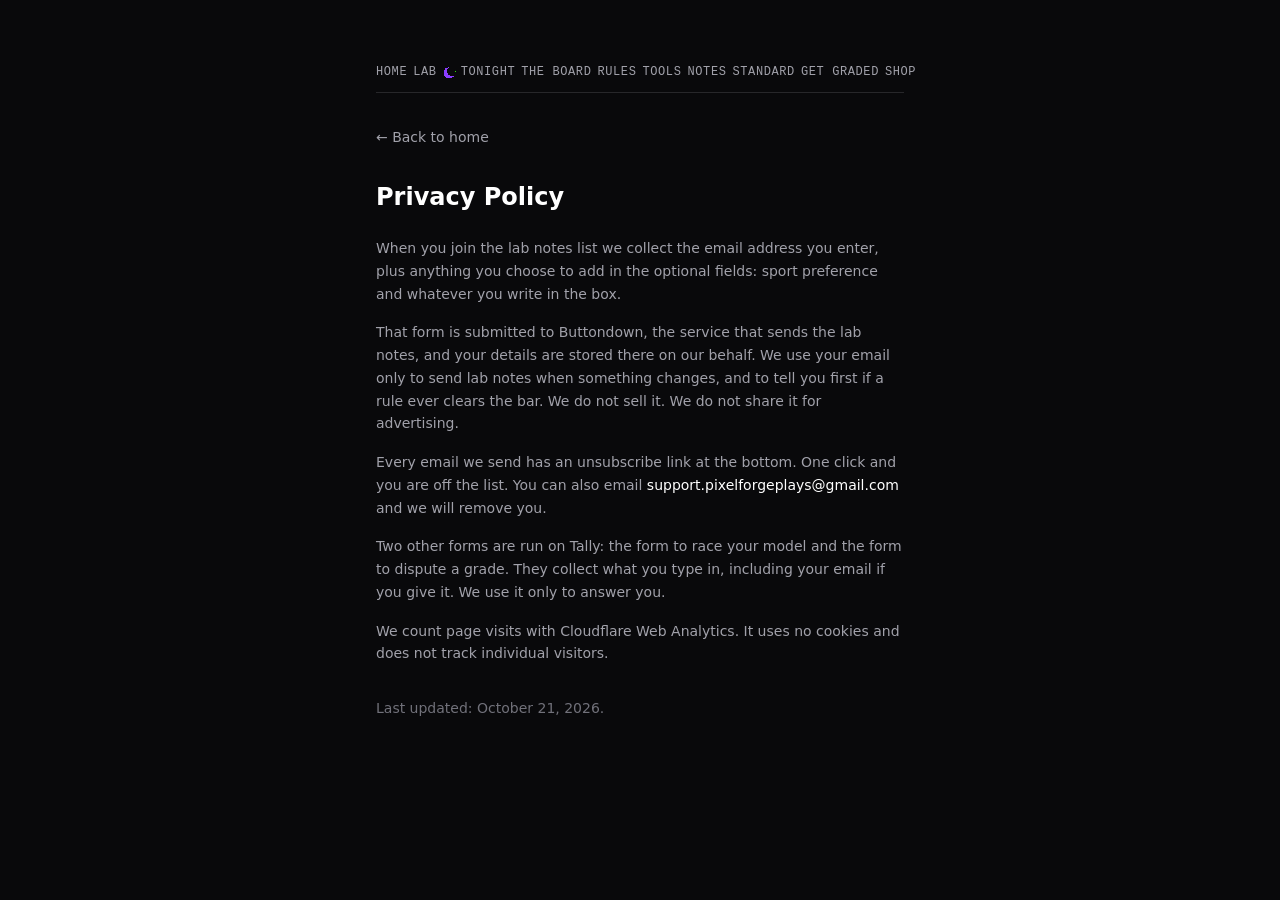
<file: privacy.html>
<!DOCTYPE html>
<html lang="en">
<head>
  <meta charset="UTF-8">
  <meta name="viewport" content="width=device-width, initial-scale=1.0">
  <link rel="icon" type="image/png" sizes="32x32" href="/favicon-32.png">
  <link rel="icon" type="image/png" sizes="16x16" href="/favicon-16.png">
  <link rel="apple-touch-icon" sizes="180x180" href="/apple-touch-icon.png">
  <meta name="apple-mobile-web-app-title" content="PFP">
  <title>Privacy Policy: Pixel Forge Plays</title>
  <meta name="description" content="How Pixel Forge Plays handles your email.">
  <link rel="canonical" href="https://www.pixelforgeplays.com/privacy.html">
  <meta property="og:title" content="Privacy Policy | Pixel Forge Plays">
  <meta property="og:description" content="How Pixel Forge Plays handles your email.">
  <meta property="og:url" content="https://www.pixelforgeplays.com/privacy.html">
  <meta property="og:image" content="https://www.pixelforgeplays.com/og-image.png?v=20261104">
  <meta property="og:image:width" content="1200">
  <meta property="og:image:height" content="630">
  <meta property="og:image:alt" content="Pixel Forge Plays: Betting rules, tested in public.">
  <meta property="og:site_name" content="Pixel Forge Plays">
  <meta property="og:type" content="website">
  <meta name="twitter:card" content="summary_large_image">
  <meta name="twitter:title" content="Privacy Policy | Pixel Forge Plays">
  <meta name="twitter:description" content="How Pixel Forge Plays handles your email.">
  <meta name="twitter:site" content="@PixelForgePlays">
  <meta name="twitter:image" content="https://www.pixelforgeplays.com/og-image.png?v=20261104">
  <meta name="twitter:image:alt" content="Pixel Forge Plays: Betting rules, tested in public.">
  <link rel="stylesheet" href="/styles.css">
</head>
<body class="bg-zinc-950 text-white">
  <div class="max-w-xl mx-auto px-6 py-16">
    <nav aria-label="Pixel Forge Plays sites" class="flex flex-wrap gap-x-5 gap-y-6 sm:flex-nowrap sm:gap-1.5 font-mono text-xs uppercase tracking-wider text-zinc-400 whitespace-nowrap border-b border-zinc-800 pb-3 mb-8">
      <a href="https://www.pixelforgeplays.com/" class="py-3 -my-3 hover:text-white">Home</a>
      <a href="https://pixelforgeplays.github.io/pixel-forge/dashboard.html" class="py-3 -my-3 hover:text-white">Lab</a>
      <a href="https://pixelforgeplays.github.io/pixel-forge/tonight.html" class="py-3 -my-3 hover:text-white" style="display:inline-flex;align-items:center"><svg viewBox="0 0 16 16" width="13" height="13" shape-rendering="crispEdges" aria-hidden="true" style="display:block;margin-right:5px;flex:none;image-rendering:pixelated"><rect x="6" y="1" width="1" height="1" fill="#8B3DFF"/><rect x="4" y="2" width="3" height="1" fill="#8B3DFF"/><rect x="3" y="3" width="3" height="1" fill="#8B3DFF"/><rect x="2" y="4" width="3" height="1" fill="#8B3DFF"/><rect x="1" y="5" width="4" height="1" fill="#8B3DFF"/><rect x="1" y="6" width="4" height="1" fill="#8B3DFF"/><rect x="1" y="7" width="4" height="1" fill="#8B3DFF"/><rect x="1" y="8" width="4" height="1" fill="#8B3DFF"/><rect x="1" y="9" width="5" height="1" fill="#8B3DFF"/><rect x="1" y="10" width="5" height="1" fill="#8B3DFF"/><rect x="1" y="11" width="7" height="1" fill="#8B3DFF"/><rect x="2" y="12" width="11" height="1" fill="#8B3DFF"/><rect x="3" y="13" width="9" height="1" fill="#8B3DFF"/><rect x="4" y="14" width="7" height="1" fill="#8B3DFF"/><rect x="12" y="2" width="1" height="1" fill="#30E502"/><rect x="15" y="6" width="1" height="1" fill="#30E502"/><rect x="11" y="8" width="1" height="1" fill="#30E502"/></svg>Tonight</a>
      <a href="https://pixelforgeplays.github.io/pixel-forge/builders.html" class="py-3 -my-3 hover:text-white">The Board</a>
      <a href="https://pixelforgeplays.github.io/pfp-tools/rules/" class="py-3 -my-3 hover:text-white">Rules</a>
      <a href="https://pixelforgeplays.github.io/pfp-tools/" class="py-3 -my-3 hover:text-white">Tools</a>
      <a href="https://www.pixelforgeplays.com/notes" class="py-3 -my-3 hover:text-white">Notes</a>
      <a href="https://www.pixelforgeplays.com/standard.html" class="py-3 -my-3 hover:text-white">Standard</a>
      <a href="https://pixelforgeplays.github.io/pfp-tools/get-graded/" class="py-3 -my-3 hover:text-white">Get graded</a>
      <a href="/shop" class="py-3 -my-3 hover:text-white">Shop</a>
    </nav>
    <a href="/" class="text-sm text-zinc-400 hover:text-white">&larr; Back to home</a>

    <h1 class="text-2xl font-bold mt-8 mb-6">Privacy Policy</h1>

    <div class="space-y-4 text-zinc-400 text-sm leading-relaxed">
      <p>
        When you join the lab notes list we collect the email address you enter,
        plus anything you choose to add in the optional fields: sport preference
        and whatever you write in the box.
      </p>
      <p>
        That form is submitted to Buttondown, the service that sends the lab notes, and your details are stored there on our behalf.
        We use your email only to send lab notes when something changes, and to tell you first if a rule ever clears the bar.
        We do not sell it. We do not share it for advertising.
      </p>
      <p>
        Every email we send has an unsubscribe link at the bottom. One click and you are off the list.
        You can also email
        <a href="mailto:support.pixelforgeplays@gmail.com" class="text-white hover:underline">support.pixelforgeplays@gmail.com</a>
        and we will remove you.
      </p>
      <p>
        Two other forms are run on Tally: the form to race your model and the form to dispute a grade. They collect what you type in, including your email if you give it. We use it only to answer you.
      </p>
      <p>We count page visits with Cloudflare Web Analytics. It uses no cookies and does not track individual visitors.</p>
      <p class="text-zinc-500 pt-4">Last updated: October 21, 2026.</p>
    </div>
  </div>
<!-- Cloudflare Web Analytics: production hosts only, so Vercel previews are not counted. -->
<script>
(function () {
  var host = location.hostname;
  if (host !== 'www.pixelforgeplays.com' && host !== 'pixelforgeplays.com') return;
  var s = document.createElement('script');
  s.type = 'module';
  s.src = 'https://static.cloudflareinsights.com/beacon.min.js';
  s.setAttribute('data-cf-beacon', '{"token": "cc8971f3f9114b059946b39b5b3bf605"}');
  document.body.appendChild(s);
})();
</script>
<!-- End Cloudflare Web Analytics -->
</body>
</html>
</file>
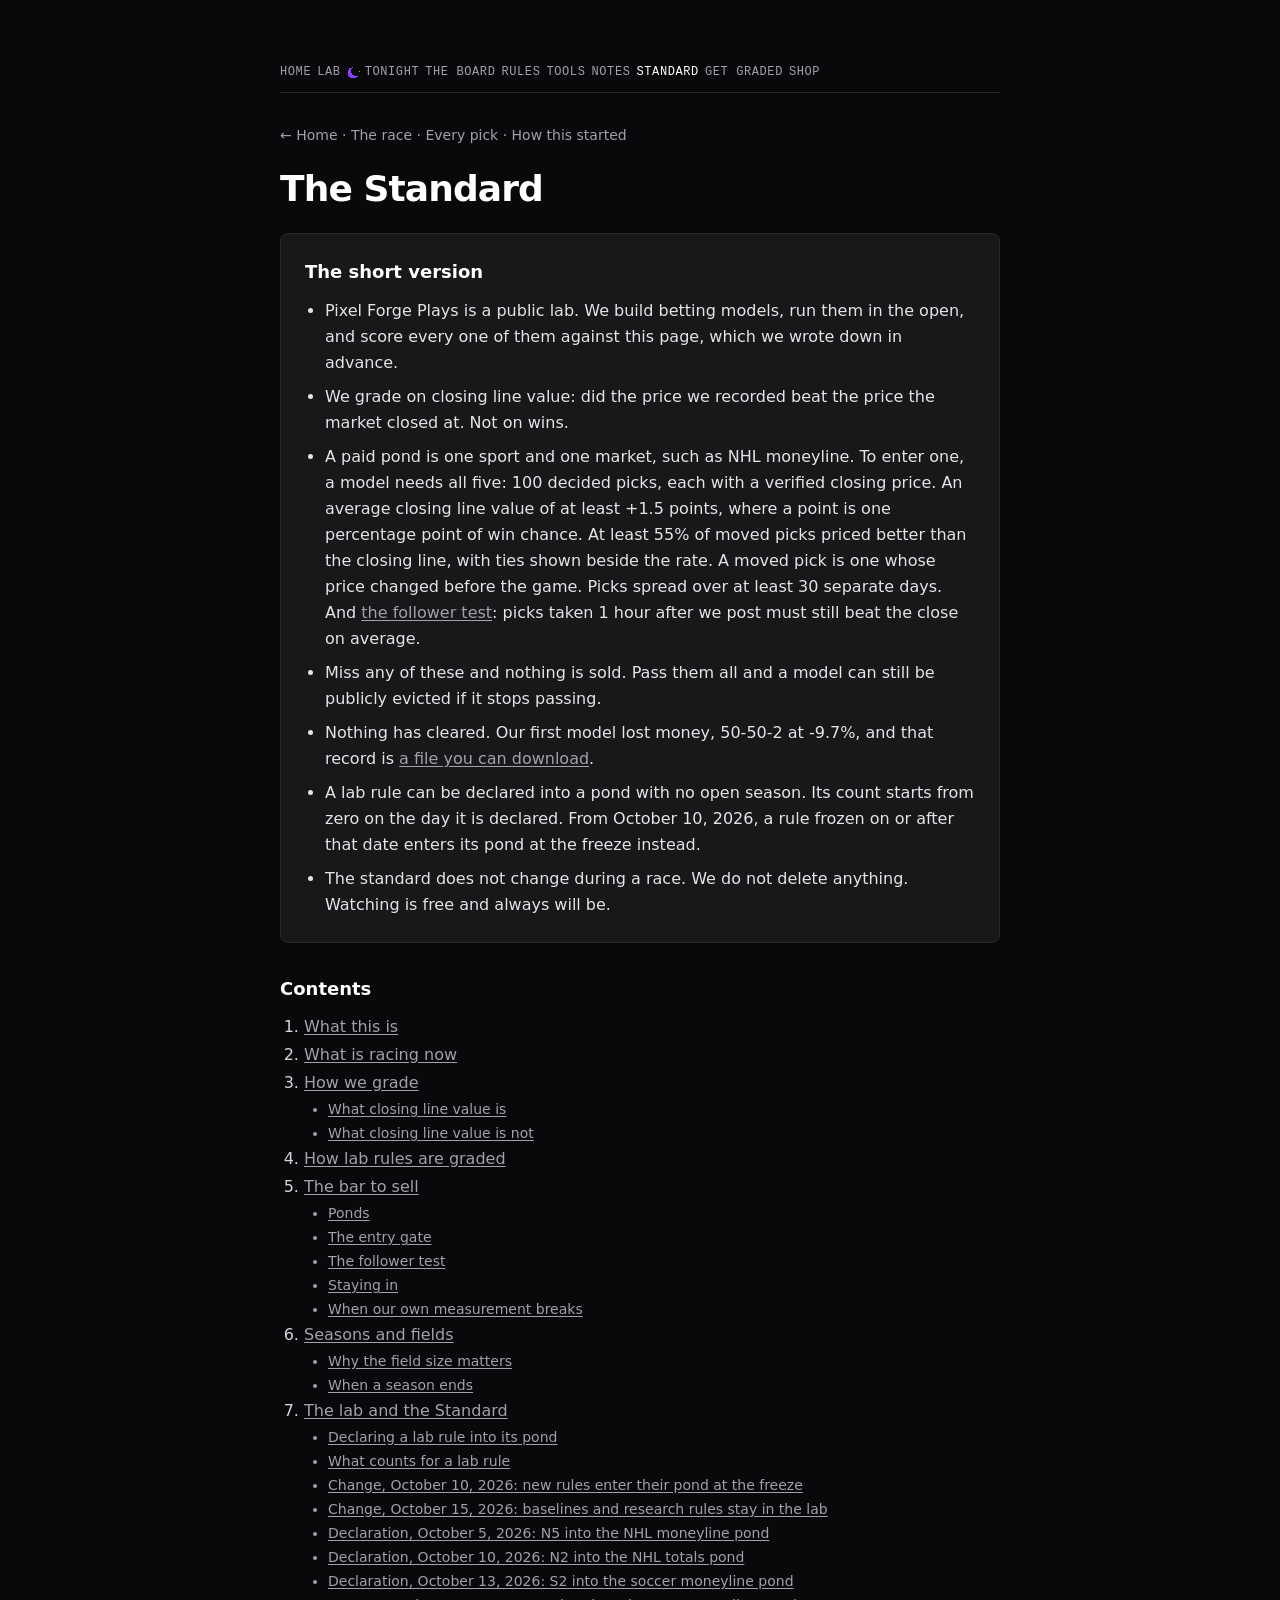
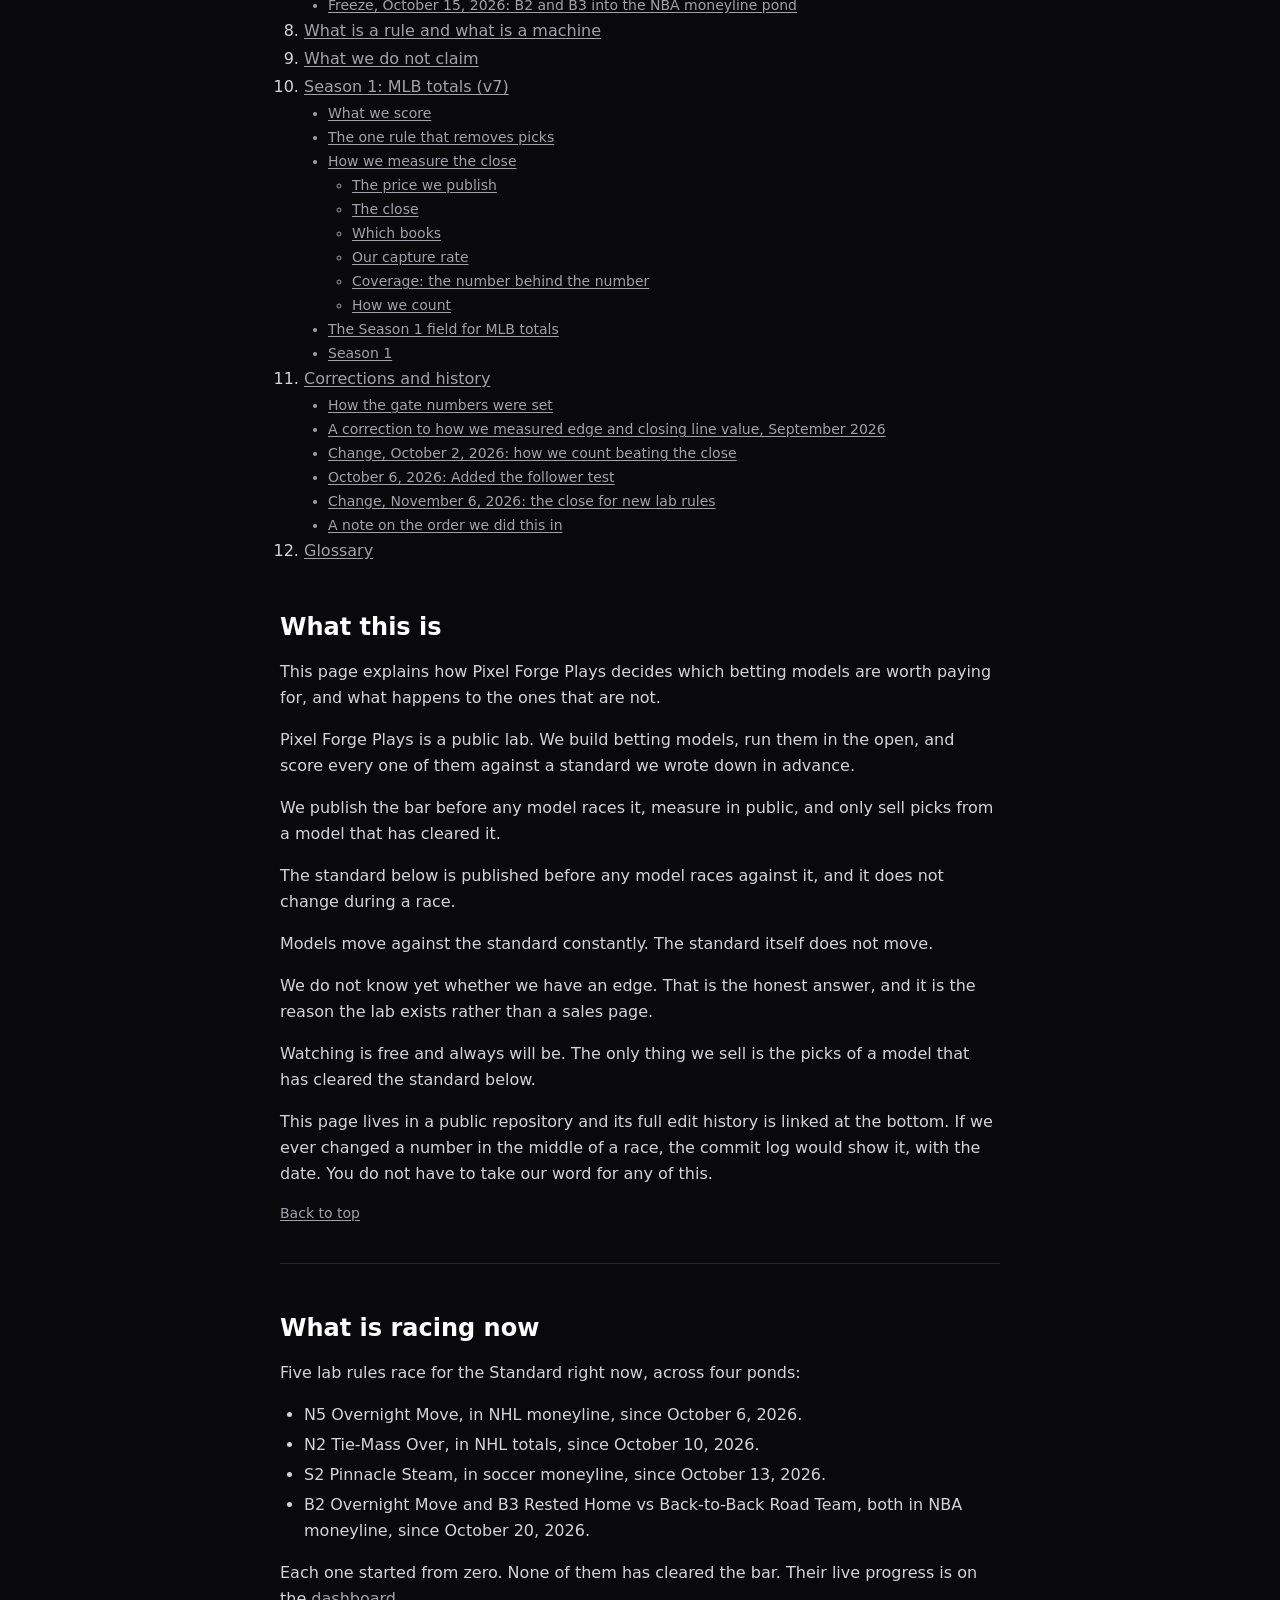
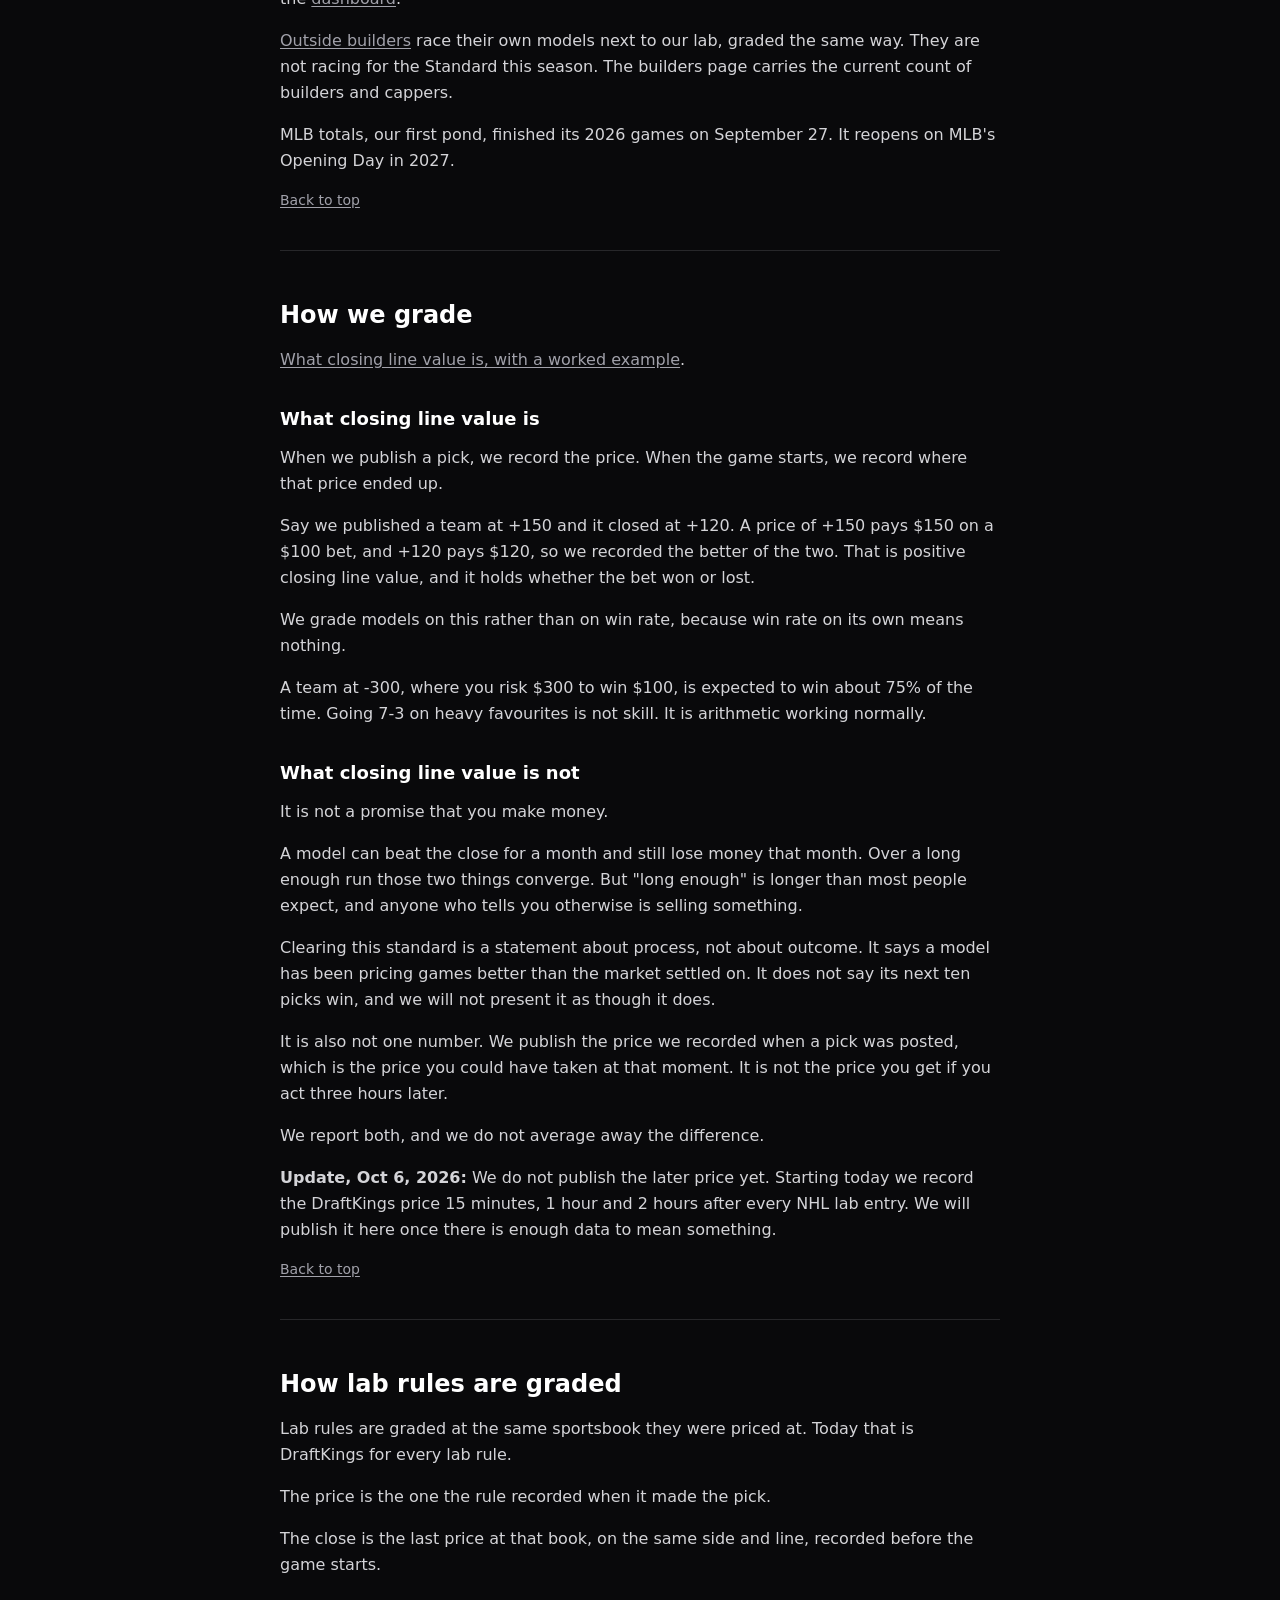
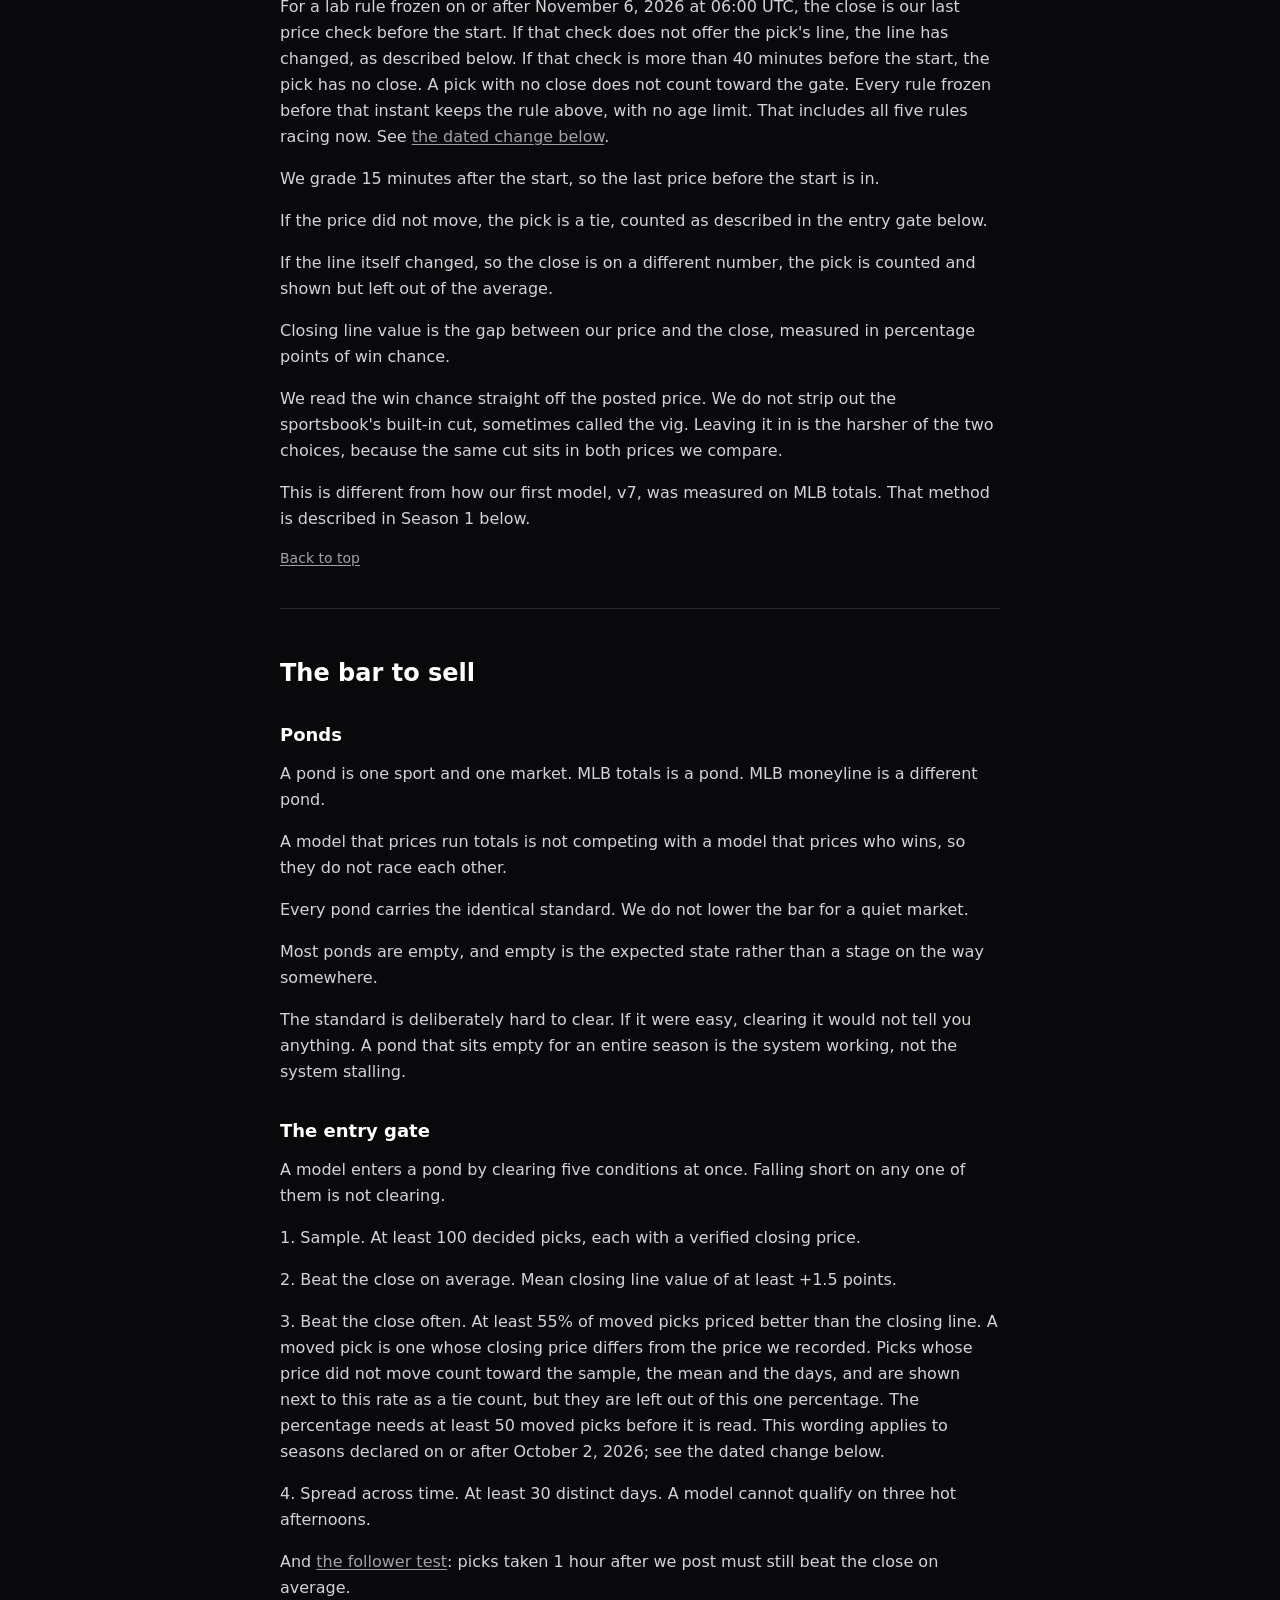
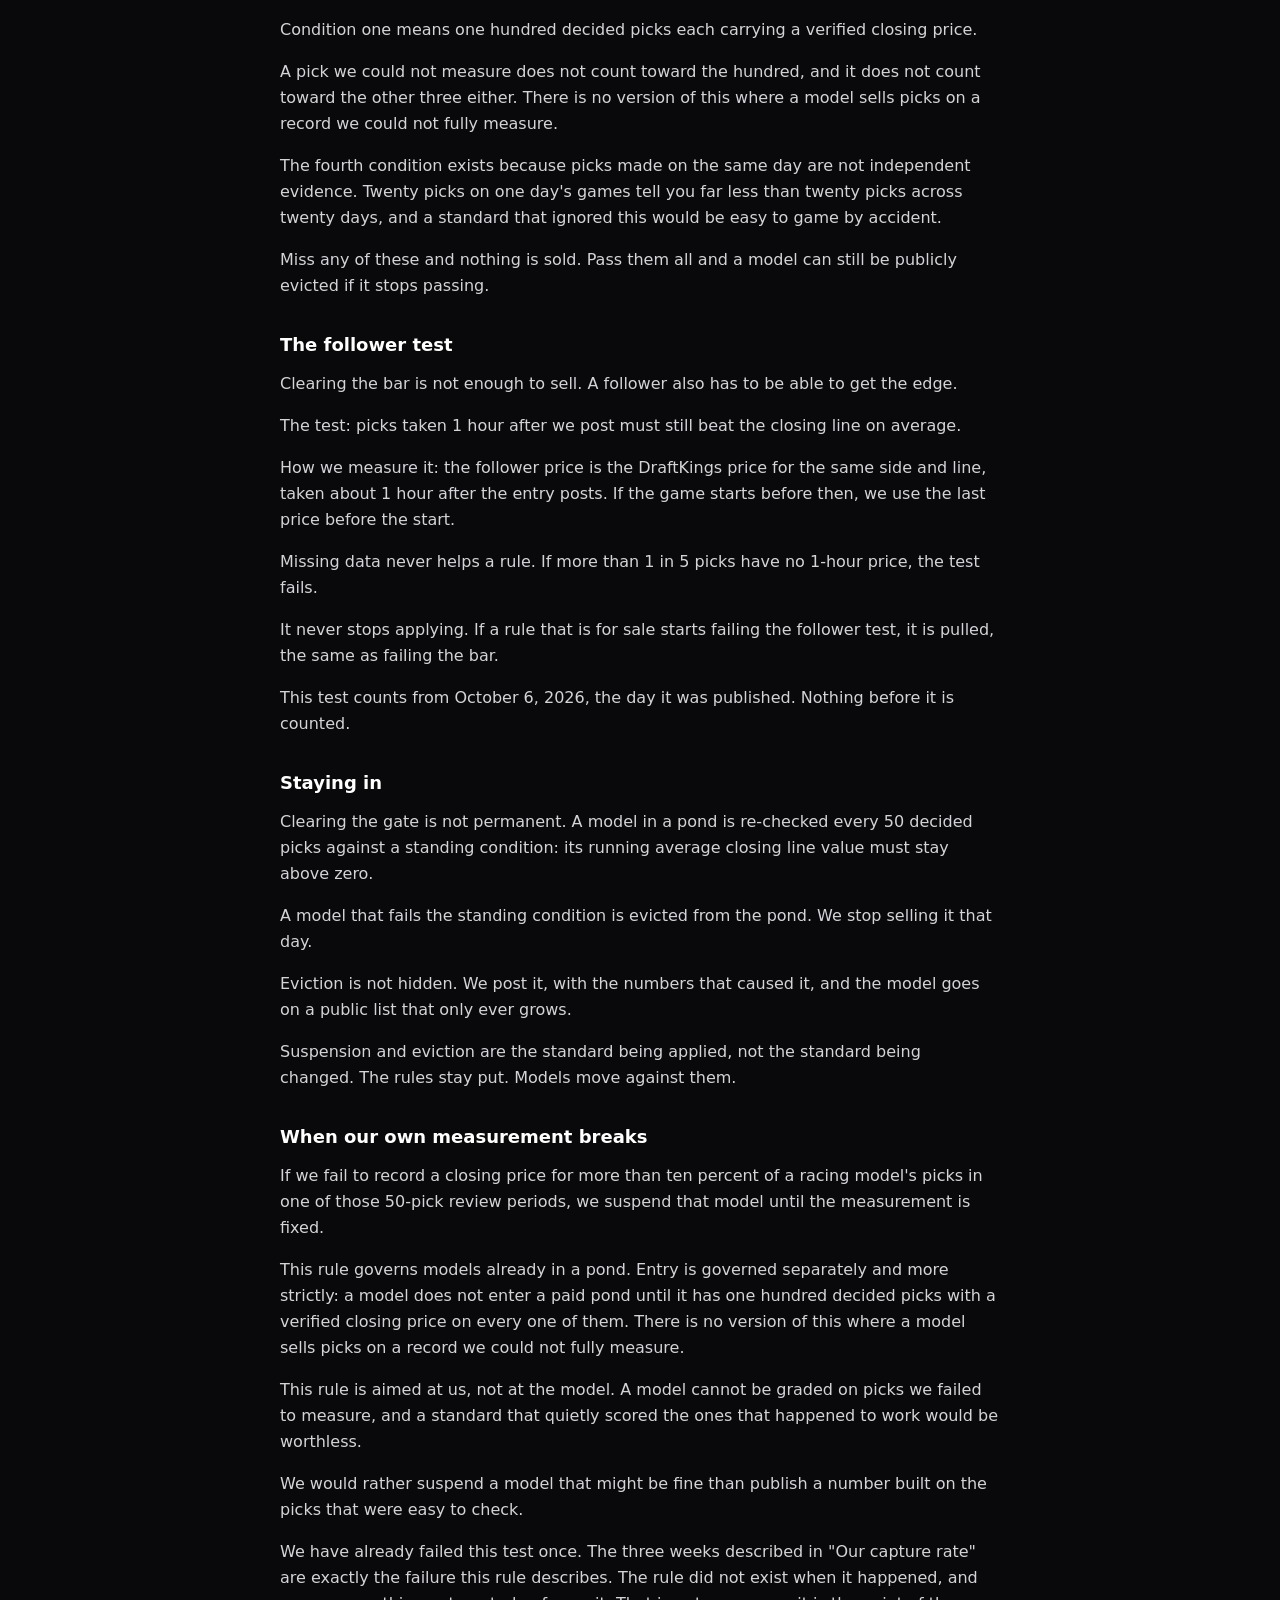
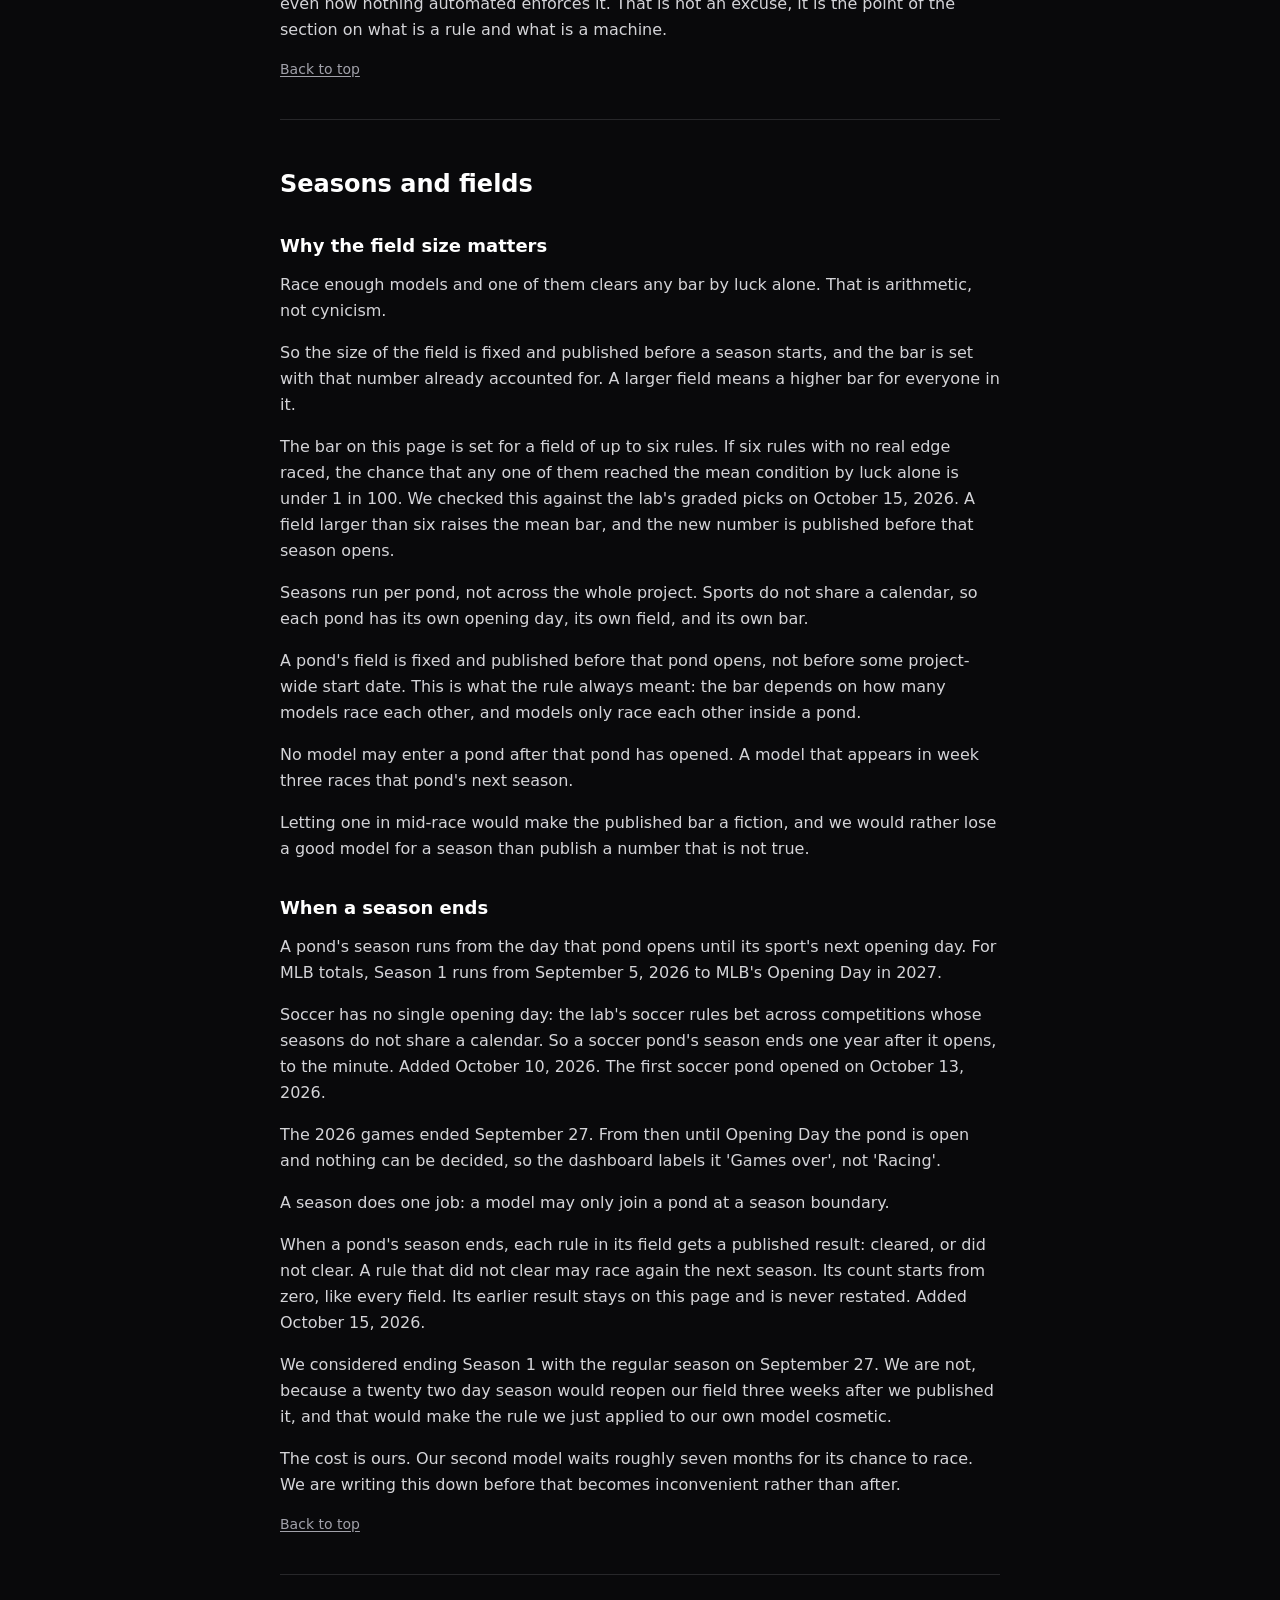
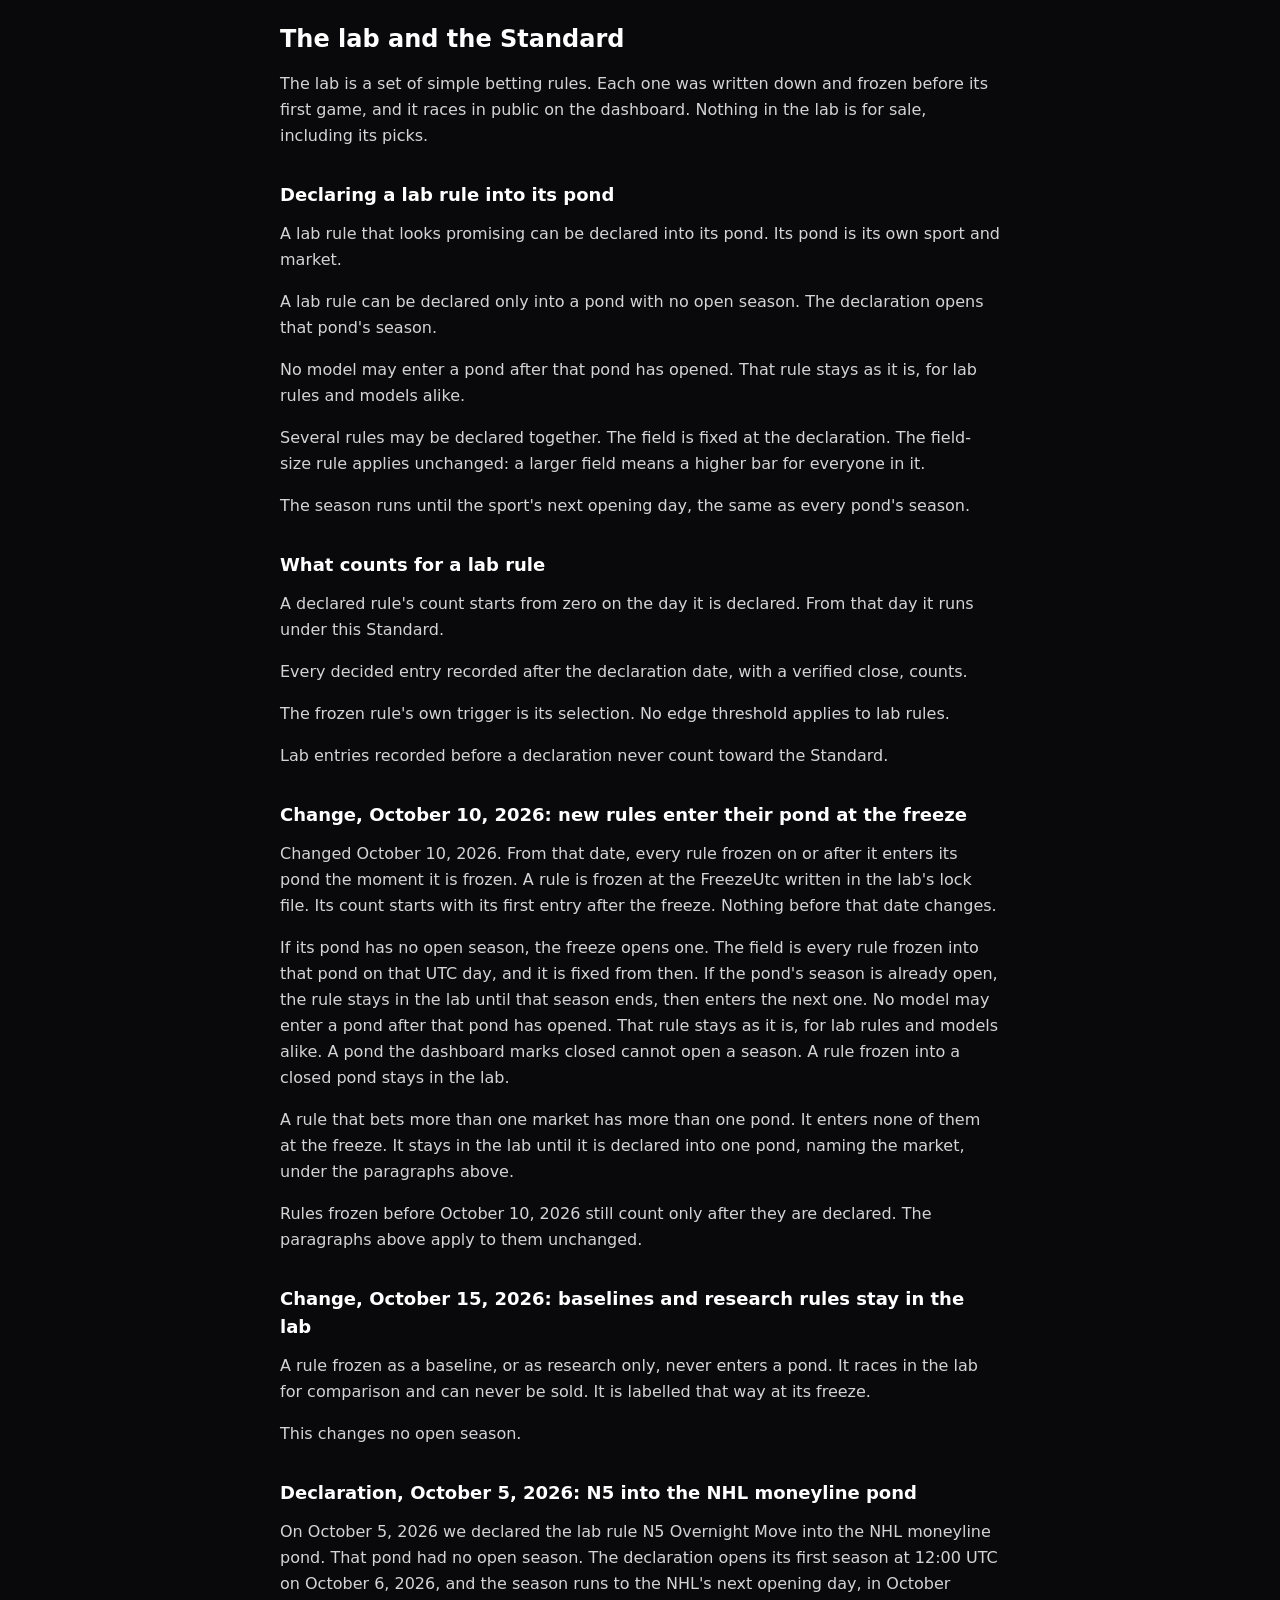
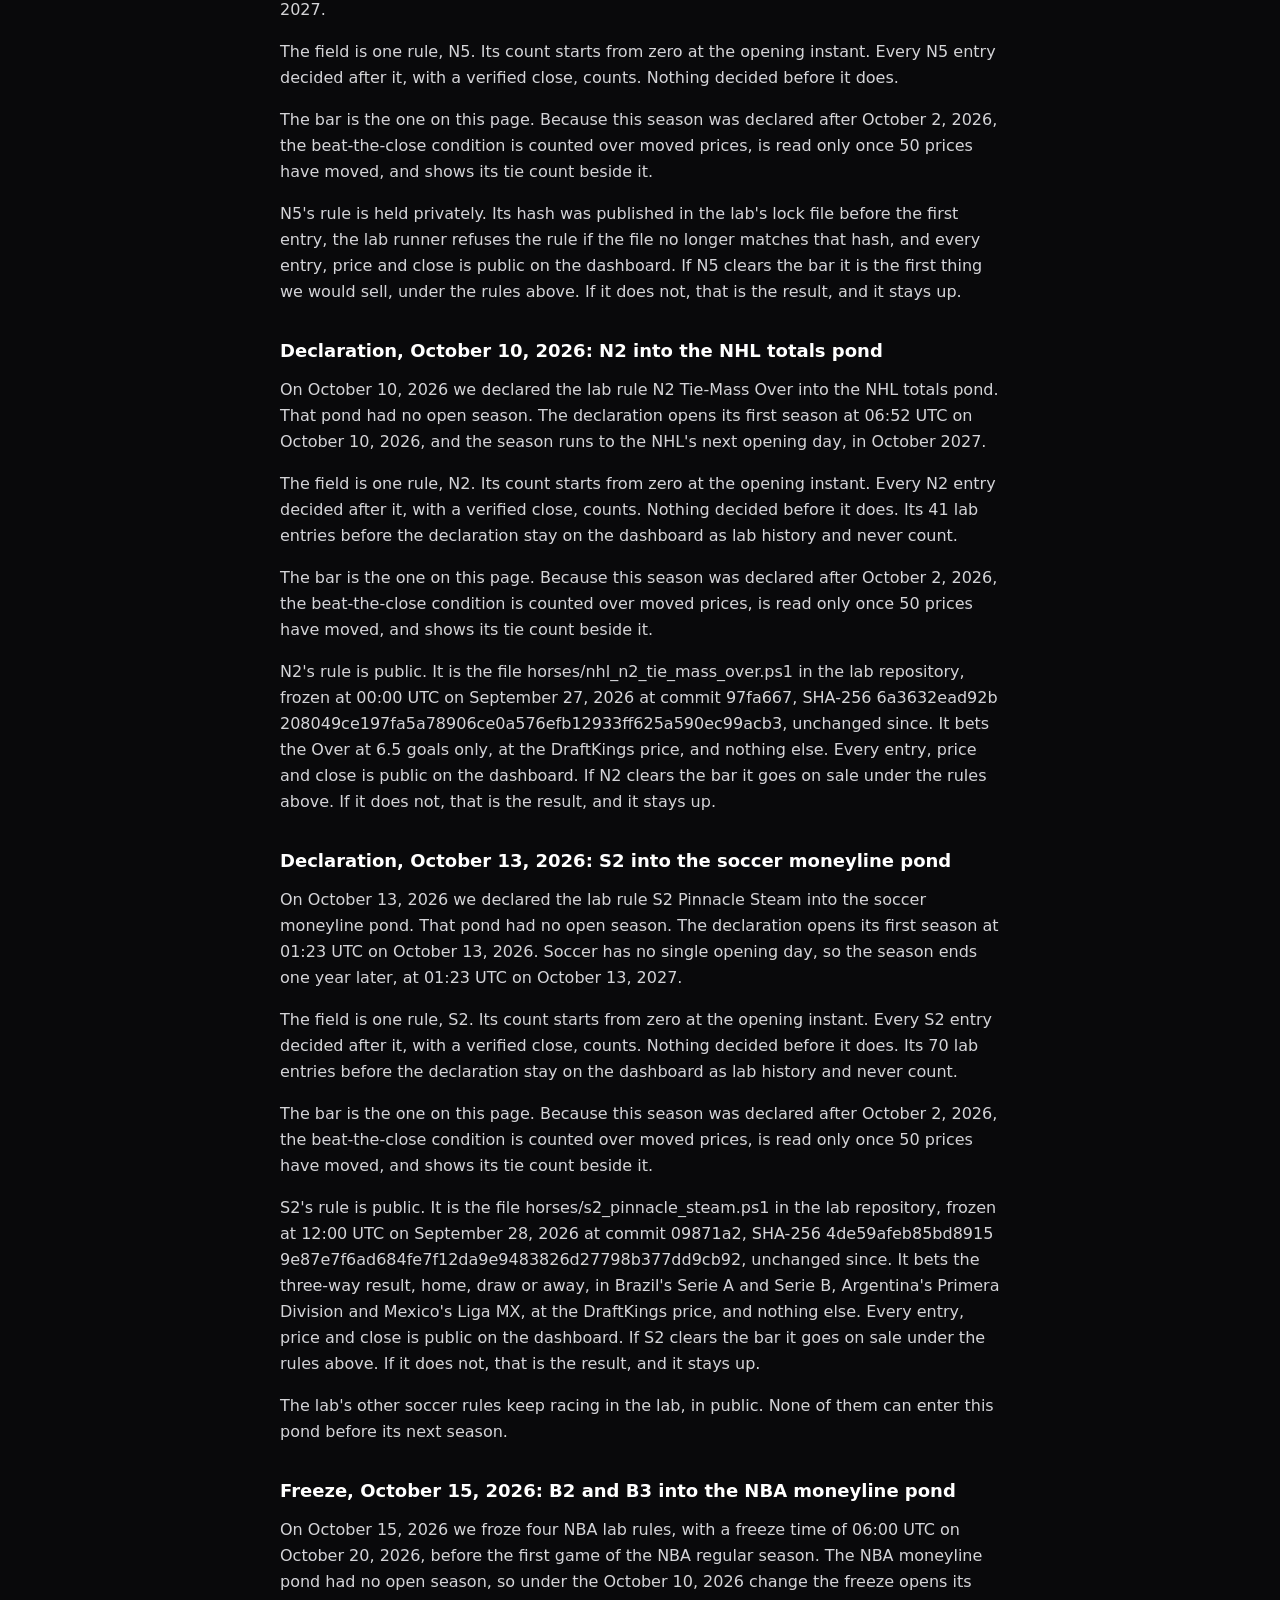
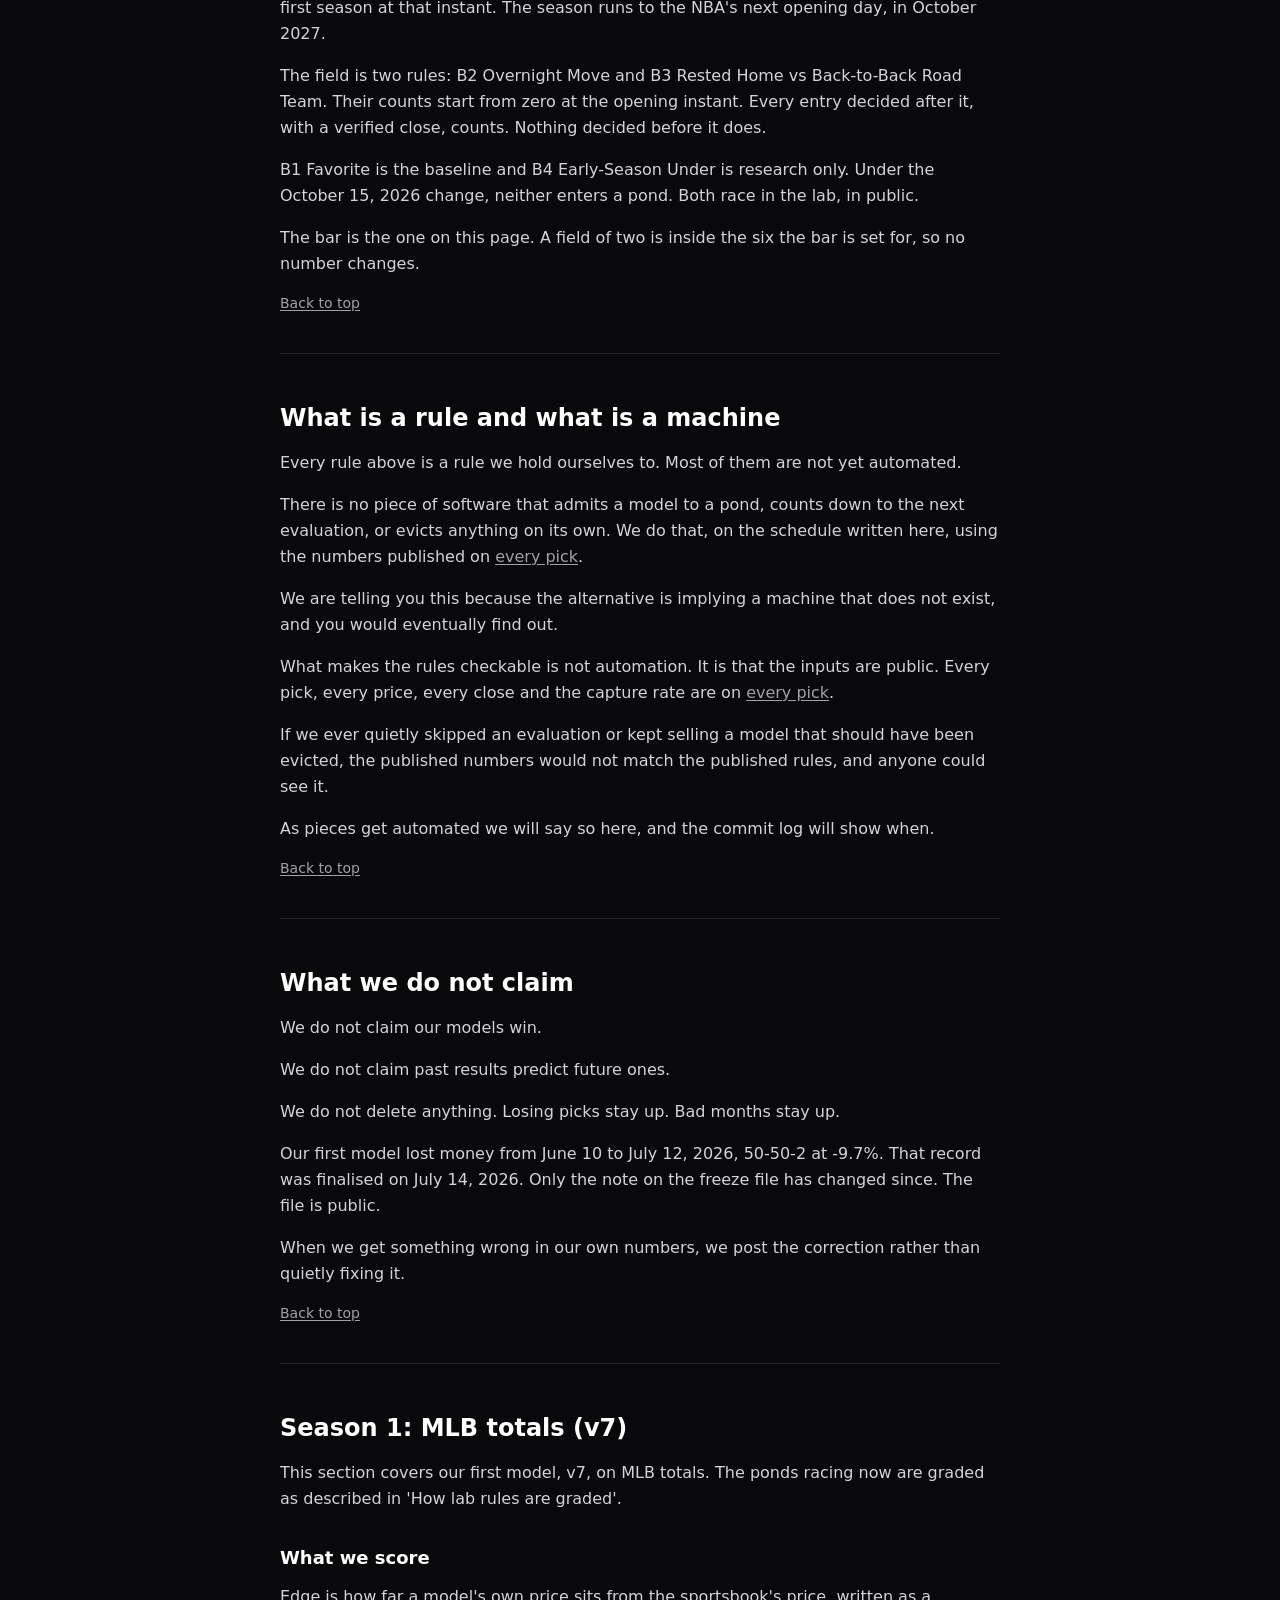
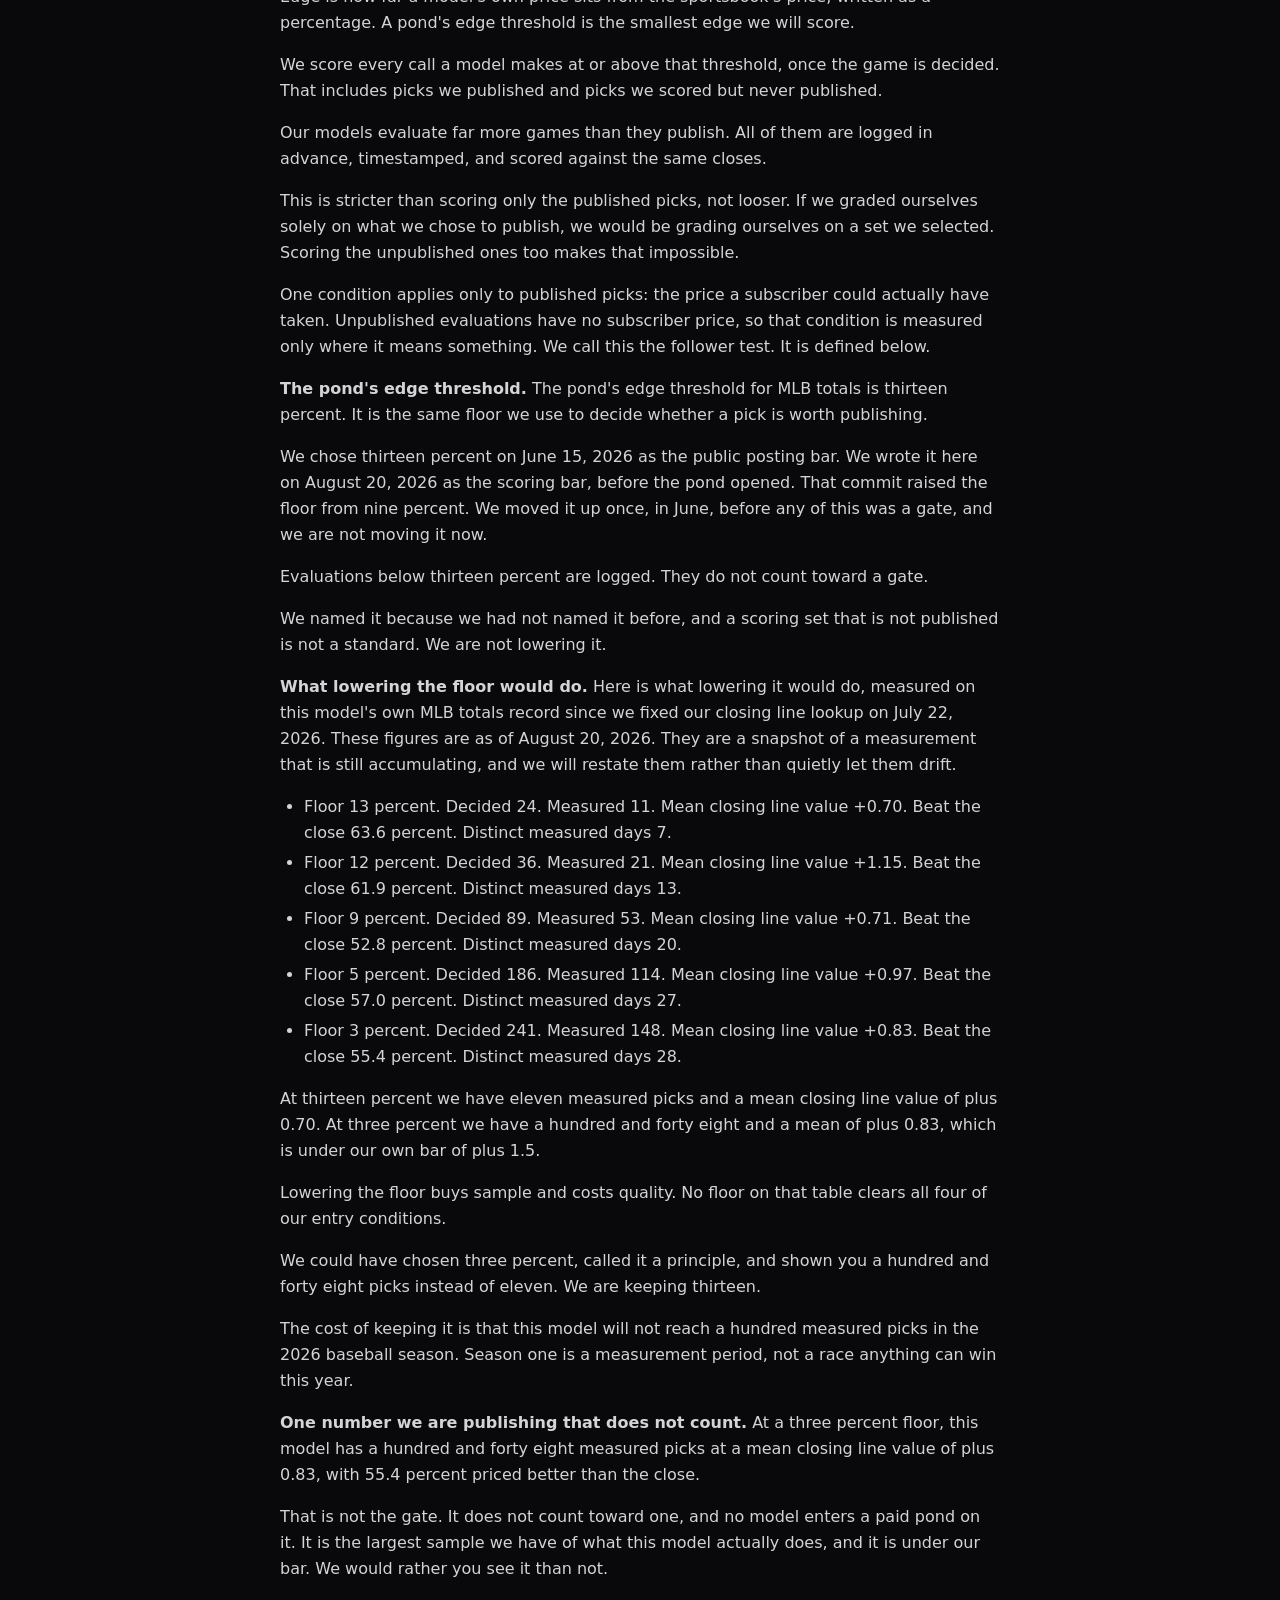
<file: standard.html>
<!DOCTYPE html>
<html lang="en" class="scroll-smooth">
<head>
  <meta charset="UTF-8">
  <meta name="viewport" content="width=device-width, initial-scale=1.0">
  <link rel="icon" type="image/png" sizes="32x32" href="/favicon-32.png">
  <link rel="icon" type="image/png" sizes="16x16" href="/favicon-16.png">
  <link rel="apple-touch-icon" sizes="180x180" href="/apple-touch-icon.png">
  <meta name="apple-mobile-web-app-title" content="PFP">
  <title>The Standard | Pixel Forge Plays</title>
  <meta name="description" content="The bar we published before we needed it, and how every rule is graded against it.">
  <link rel="canonical" href="https://www.pixelforgeplays.com/standard.html">
  <meta property="og:title" content="The Standard | Pixel Forge Plays">
  <meta property="og:description" content="How Pixel Forge Plays decides which betting models are worth paying for, and what happens to the ones that are not. Published before any model races against it.">
  <meta property="og:url" content="https://www.pixelforgeplays.com/standard.html">
  <meta property="og:image" content="https://www.pixelforgeplays.com/og-image.png?v=20261104">
  <meta property="og:image:width" content="1200">
  <meta property="og:image:height" content="630">
  <meta property="og:image:alt" content="Pixel Forge Plays: Betting rules, tested in public.">
  <meta property="og:site_name" content="Pixel Forge Plays">
  <meta property="og:type" content="article">
  <meta name="twitter:card" content="summary_large_image">
  <meta name="twitter:title" content="The Standard | Pixel Forge Plays">
  <meta name="twitter:site" content="@PixelForgePlays">
  <meta name="twitter:description" content="How Pixel Forge Plays decides which betting models are worth paying for, and what happens to the ones that are not.">
  <meta name="twitter:image" content="https://www.pixelforgeplays.com/og-image.png?v=20261104">
  <meta name="twitter:image:alt" content="Pixel Forge Plays: Betting rules, tested in public.">
  <link rel="stylesheet" href="/styles.css">
</head>
<body class="bg-zinc-950 text-white">
  <div id="top" class="max-w-3xl mx-auto px-6 py-16">
    <nav aria-label="Pixel Forge Plays sites" class="flex flex-wrap gap-x-5 gap-y-6 sm:flex-nowrap sm:gap-1.5 font-mono text-xs uppercase tracking-wider text-zinc-400 whitespace-nowrap border-b border-zinc-800 pb-3 mb-8">
      <a href="https://www.pixelforgeplays.com/" class="py-3 -my-3 hover:text-white">Home</a>
      <a href="https://pixelforgeplays.github.io/pixel-forge/dashboard.html" class="py-3 -my-3 hover:text-white">Lab</a>
      <a href="https://pixelforgeplays.github.io/pixel-forge/tonight.html" class="py-3 -my-3 hover:text-white" style="display:inline-flex;align-items:center"><svg viewBox="0 0 16 16" width="13" height="13" shape-rendering="crispEdges" aria-hidden="true" style="display:block;margin-right:5px;flex:none;image-rendering:pixelated"><rect x="6" y="1" width="1" height="1" fill="#8B3DFF"/><rect x="4" y="2" width="3" height="1" fill="#8B3DFF"/><rect x="3" y="3" width="3" height="1" fill="#8B3DFF"/><rect x="2" y="4" width="3" height="1" fill="#8B3DFF"/><rect x="1" y="5" width="4" height="1" fill="#8B3DFF"/><rect x="1" y="6" width="4" height="1" fill="#8B3DFF"/><rect x="1" y="7" width="4" height="1" fill="#8B3DFF"/><rect x="1" y="8" width="4" height="1" fill="#8B3DFF"/><rect x="1" y="9" width="5" height="1" fill="#8B3DFF"/><rect x="1" y="10" width="5" height="1" fill="#8B3DFF"/><rect x="1" y="11" width="7" height="1" fill="#8B3DFF"/><rect x="2" y="12" width="11" height="1" fill="#8B3DFF"/><rect x="3" y="13" width="9" height="1" fill="#8B3DFF"/><rect x="4" y="14" width="7" height="1" fill="#8B3DFF"/><rect x="12" y="2" width="1" height="1" fill="#30E502"/><rect x="15" y="6" width="1" height="1" fill="#30E502"/><rect x="11" y="8" width="1" height="1" fill="#30E502"/></svg>Tonight</a>
      <a href="https://pixelforgeplays.github.io/pixel-forge/builders.html" class="py-3 -my-3 hover:text-white">The Board</a>
      <a href="https://pixelforgeplays.github.io/pfp-tools/rules/" class="py-3 -my-3 hover:text-white">Rules</a>
      <a href="https://pixelforgeplays.github.io/pfp-tools/" class="py-3 -my-3 hover:text-white">Tools</a>
      <a href="https://www.pixelforgeplays.com/notes" class="py-3 -my-3 hover:text-white">Notes</a>
      <a href="https://www.pixelforgeplays.com/standard.html" class="py-3 -my-3 text-white" aria-current="page">Standard</a>
      <a href="https://pixelforgeplays.github.io/pfp-tools/get-graded/" class="py-3 -my-3 hover:text-white">Get graded</a>
      <a href="/shop" class="py-3 -my-3 hover:text-white">Shop</a>
    </nav>
    <p class="text-sm text-zinc-400 mb-6"><a href="/" class="hover:text-white">&larr; Home</a>
      &middot; <a href="https://pixelforgeplays.github.io/pixel-forge/dashboard.html#race" class="hover:text-white">The race</a>
      &middot; <a href="https://pixelforgeplays.github.io/pixel-forge/dashboard.html#receipts" class="hover:text-white">Every pick</a>
      &middot; <a href="https://pixelforgeplays.github.io/pixel-forge/how-this-started.html" class="hover:text-white">How this started</a></p>

    <h1 class="text-3xl sm:text-4xl font-bold tracking-tight text-white mb-6">The Standard</h1>
    <section id="summary" aria-labelledby="summary-h" class="border border-zinc-800 rounded-lg bg-zinc-900 p-5 sm:p-6 mb-8 scroll-mt-6">
      <h2 id="summary-h" class="text-lg font-semibold text-white mb-3">The short version</h2>
      <ul class="list-disc pl-5 space-y-2 text-zinc-200 leading-relaxed">
        <li>Pixel Forge Plays is a public lab. We build betting models, run them in the open, and score every one of them against this page, which we wrote down in advance.</li>
        <li>We grade on closing line value: did the price we recorded beat the price the market closed at. Not on wins.</li>
        <li>A paid pond is one sport and one market, such as NHL moneyline. To enter one, a model needs all five: 100 decided picks, each with a verified closing price. An average closing line value of at least +1.5 points, where a point is one percentage point of win chance. At least 55% of moved picks priced better than the closing line, with ties shown beside the rate. A moved pick is one whose price changed before the game. Picks spread over at least 30 separate days. And <a href="#the-follower-test" class="text-zinc-400 hover:text-white underline underline-offset-2">the follower test</a>: picks taken 1 hour after we post must still beat the close on average.</li>
        <li>Miss any of these and nothing is sold. Pass them all and a model can still be publicly evicted if it stops passing.</li>
        <li>Nothing has cleared. Our first model lost money, 50-50-2 at -9.7%, and that record is <a href="https://pixelforgeplays.github.io/pixel-forge/data/v6_FrozenRecord.json" class="text-zinc-400 hover:text-white underline underline-offset-2">a file you can download</a>.</li>
        <li>A lab rule can be declared into a pond with no open season. Its count starts from zero on the day it is declared. From October 10, 2026, a rule frozen on or after that date enters its pond at the freeze instead.</li>
        <li>The standard does not change during a race. We do not delete anything. Watching is free and always will be.</li>
      </ul>
    </section>
    <nav id="contents" aria-labelledby="contents-h" class="mb-10 scroll-mt-6">
      <h2 id="contents-h" class="text-lg font-semibold text-white mb-3">Contents</h2>
      <ol class="list-decimal pl-6 space-y-1 text-zinc-300">
        <li><a href="#what-this-is" class="text-zinc-400 hover:text-white underline underline-offset-2">What this is</a></li>
        <li><a href="#racing-now" class="text-zinc-400 hover:text-white underline underline-offset-2">What is racing now</a></li>
        <li><a href="#how-we-grade" class="text-zinc-400 hover:text-white underline underline-offset-2">How we grade</a>
          <ul class="list-disc pl-6 space-y-1 text-zinc-400 text-sm mt-1">
            <li><a href="#what-clv-is" class="text-zinc-400 hover:text-white underline underline-offset-2">What closing line value is</a></li>
            <li><a href="#what-clv-is-not" class="text-zinc-400 hover:text-white underline underline-offset-2">What closing line value is not</a></li>
        </ul></li>
        <li><a href="#lab-grading" class="text-zinc-400 hover:text-white underline underline-offset-2">How lab rules are graded</a></li>
        <li><a href="#the-bar" class="text-zinc-400 hover:text-white underline underline-offset-2">The bar to sell</a>
          <ul class="list-disc pl-6 space-y-1 text-zinc-400 text-sm mt-1">
            <li><a href="#ponds" class="text-zinc-400 hover:text-white underline underline-offset-2">Ponds</a></li>
            <li><a href="#entry-gate" class="text-zinc-400 hover:text-white underline underline-offset-2">The entry gate</a></li>
            <li><a href="#the-follower-test" class="text-zinc-400 hover:text-white underline underline-offset-2">The follower test</a></li>
            <li><a href="#staying-in" class="text-zinc-400 hover:text-white underline underline-offset-2">Staying in</a></li>
            <li><a href="#measurement-breaks" class="text-zinc-400 hover:text-white underline underline-offset-2">When our own measurement breaks</a></li>
        </ul></li>
        <li><a href="#seasons" class="text-zinc-400 hover:text-white underline underline-offset-2">Seasons and fields</a>
          <ul class="list-disc pl-6 space-y-1 text-zinc-400 text-sm mt-1">
            <li><a href="#field-size" class="text-zinc-400 hover:text-white underline underline-offset-2">Why the field size matters</a></li>
            <li><a href="#season-end" class="text-zinc-400 hover:text-white underline underline-offset-2">When a season ends</a></li>
        </ul></li>
        <li><a href="#the-lab" class="text-zinc-400 hover:text-white underline underline-offset-2">The lab and the Standard</a>
          <ul class="list-disc pl-6 space-y-1 text-zinc-400 text-sm mt-1">
            <li><a href="#lab-declaration" class="text-zinc-400 hover:text-white underline underline-offset-2">Declaring a lab rule into its pond</a></li>
            <li><a href="#lab-counts" class="text-zinc-400 hover:text-white underline underline-offset-2">What counts for a lab rule</a></li>
            <li><a href="#lab-freeze-entry" class="text-zinc-400 hover:text-white underline underline-offset-2">Change, October 10, 2026: new rules enter their pond at the freeze</a></li>
            <li><a href="#lab-baselines" class="text-zinc-400 hover:text-white underline underline-offset-2">Change, October 15, 2026: baselines and research rules stay in the lab</a></li>
            <li><a href="#nhl-declaration" class="text-zinc-400 hover:text-white underline underline-offset-2">Declaration, October 5, 2026: N5 into the NHL moneyline pond</a></li>
            <li><a href="#nhl-totals-declaration" class="text-zinc-400 hover:text-white underline underline-offset-2">Declaration, October 10, 2026: N2 into the NHL totals pond</a></li>
            <li><a href="#soccer-declaration" class="text-zinc-400 hover:text-white underline underline-offset-2">Declaration, October 13, 2026: S2 into the soccer moneyline pond</a></li>
            <li><a href="#nba-freeze" class="text-zinc-400 hover:text-white underline underline-offset-2">Freeze, October 15, 2026: B2 and B3 into the NBA moneyline pond</a></li>
        </ul></li>
        <li><a href="#rules-and-machines" class="text-zinc-400 hover:text-white underline underline-offset-2">What is a rule and what is a machine</a></li>
        <li><a href="#what-we-do-not-claim" class="text-zinc-400 hover:text-white underline underline-offset-2">What we do not claim</a></li>
        <li><a href="#mlb-totals-v7" class="text-zinc-400 hover:text-white underline underline-offset-2">Season 1: MLB totals (v7)</a>
          <ul class="list-disc pl-6 space-y-1 text-zinc-400 text-sm mt-1">
            <li><a href="#what-we-score" class="text-zinc-400 hover:text-white underline underline-offset-2">What we score</a></li>
            <li><a href="#the-one-rule" class="text-zinc-400 hover:text-white underline underline-offset-2">The one rule that removes picks</a></li>
            <li><a href="#measuring-the-close" class="text-zinc-400 hover:text-white underline underline-offset-2">How we measure the close</a>
              <ul class="list-[circle] pl-6 space-y-1 mt-1">
                <li><a href="#the-price-we-publish" class="text-zinc-400 hover:text-white underline underline-offset-2">The price we publish</a></li>
                <li><a href="#the-close" class="text-zinc-400 hover:text-white underline underline-offset-2">The close</a></li>
                <li><a href="#which-books" class="text-zinc-400 hover:text-white underline underline-offset-2">Which books</a></li>
                <li><a href="#our-capture-rate" class="text-zinc-400 hover:text-white underline underline-offset-2">Our capture rate</a></li>
                <li><a href="#coverage-the-number-behind-the-number" class="text-zinc-400 hover:text-white underline underline-offset-2">Coverage: the number behind the number</a></li>
                <li><a href="#how-we-count" class="text-zinc-400 hover:text-white underline underline-offset-2">How we count</a></li>
            </ul></li>
            <li><a href="#season-1-field" class="text-zinc-400 hover:text-white underline underline-offset-2">The Season 1 field for MLB totals</a></li>
            <li><a href="#season-1" class="text-zinc-400 hover:text-white underline underline-offset-2">Season 1</a></li>
        </ul></li>
        <li><a href="#corrections" class="text-zinc-400 hover:text-white underline underline-offset-2">Corrections and history</a>
          <ul class="list-disc pl-6 space-y-1 text-zinc-400 text-sm mt-1">
            <li><a href="#gate-numbers" class="text-zinc-400 hover:text-white underline underline-offset-2">How the gate numbers were set</a></li>
            <li><a href="#september-correction" class="text-zinc-400 hover:text-white underline underline-offset-2">A correction to how we measured edge and closing line value, September 2026</a></li>
            <li><a href="#beat-close-moved-change" class="text-zinc-400 hover:text-white underline underline-offset-2">Change, October 2, 2026: how we count beating the close</a></li>
            <li><a href="#follower-test-added" class="text-zinc-400 hover:text-white underline underline-offset-2">October 6, 2026: Added the follower test</a></li>
            <li><a href="#lab-close-change" class="text-zinc-400 hover:text-white underline underline-offset-2">Change, November 6, 2026: the close for new lab rules</a></li>
            <li><a href="#order-note" class="text-zinc-400 hover:text-white underline underline-offset-2">A note on the order we did this in</a></li>
        </ul></li>
        <li><a href="#glossary" class="text-zinc-400 hover:text-white underline underline-offset-2">Glossary</a></li>
      </ol>
    </nav>
    <h2 id="what-this-is" class="text-xl sm:text-2xl font-semibold text-white mt-12 mb-4 scroll-mt-6">What this is</h2>
    <p class="text-zinc-300 leading-relaxed mb-4">This page explains how Pixel Forge Plays decides which betting models are worth paying for, and what happens to the ones that are not.</p>
    <p class="text-zinc-300 leading-relaxed mb-4">Pixel Forge Plays is a public lab. We build betting models, run them in the open, and score every one of them against a standard we wrote down in advance.</p>
    <p class="text-zinc-300 leading-relaxed mb-4">We publish the bar before any model races it, measure in public, and only sell picks from a model that has cleared it.</p>
    <p class="text-zinc-300 leading-relaxed mb-4">The standard below is published before any model races against it, and it does not change during a race.</p>
    <p class="text-zinc-300 leading-relaxed mb-4">Models move against the standard constantly. The standard itself does not move.</p>
    <p class="text-zinc-300 leading-relaxed mb-4">We do not know yet whether we have an edge. That is the honest answer, and it is the reason the lab exists rather than a sales page.</p>
    <p class="text-zinc-300 leading-relaxed mb-4">Watching is free and always will be. The only thing we sell is the picks of a model that has cleared the standard below.</p>
    <p class="text-zinc-300 leading-relaxed mb-4">This page lives in a public repository and its full edit history is linked at the bottom. If we ever changed a number in the middle of a race, the commit log would show it, with the date. You do not have to take our word for any of this.</p>
    <p class="text-sm mb-4"><a href="#top" class="text-zinc-400 hover:text-white underline underline-offset-2">Back to top</a></p>
    <hr class="border-zinc-800 my-10">
    <h2 id="racing-now" class="text-xl sm:text-2xl font-semibold text-white mt-12 mb-4 scroll-mt-6">What is racing now</h2>
    <p class="text-zinc-300 leading-relaxed mb-4">Five lab rules race for the Standard right now, across four ponds:</p>
    <ul class="list-disc pl-6 text-zinc-300 leading-relaxed mb-4 space-y-1">
      <li>N5 Overnight Move, in NHL moneyline, since October 6, 2026.</li>
      <li>N2 Tie-Mass Over, in NHL totals, since October 10, 2026.</li>
      <li>S2 Pinnacle Steam, in soccer moneyline, since October 13, 2026.</li>
      <li>B2 Overnight Move and B3 Rested Home vs Back-to-Back Road Team, both in NBA moneyline, since October 20, 2026.</li>
    </ul>
    <p class="text-zinc-300 leading-relaxed mb-4">Each one started from zero. None of them has cleared the bar. Their live progress is on the <a href="https://pixelforgeplays.github.io/pixel-forge/dashboard.html#race" class="text-zinc-400 hover:text-white underline underline-offset-2">dashboard</a>.</p>
    <p class="text-zinc-300 leading-relaxed mb-4"><a href="/builders" class="text-zinc-400 hover:text-white underline underline-offset-2">Outside builders</a> race their own models next to our lab, graded the same way. They are not racing for the Standard this season. The builders page carries the current count of builders and cappers.</p>
    <p class="text-zinc-300 leading-relaxed mb-4">MLB totals, our first pond, finished its 2026 games on September 27. It reopens on MLB's Opening Day in 2027.</p>
    <p class="text-sm mb-4"><a href="#top" class="text-zinc-400 hover:text-white underline underline-offset-2">Back to top</a></p>
    <hr class="border-zinc-800 my-10">
    <h2 id="how-we-grade" class="text-xl sm:text-2xl font-semibold text-white mt-12 mb-4 scroll-mt-6">How we grade</h2>
    <p class="text-zinc-300 leading-relaxed mb-4"><a href="https://pixelforgeplays.github.io/pfp-tools/closing-line-value/" class="text-zinc-400 hover:text-white underline underline-offset-2">What closing line value is, with a worked example</a>.</p>
    <h3 id="what-clv-is" class="text-lg font-semibold text-white mt-8 mb-3 scroll-mt-6">What closing line value is</h3>
    <p class="text-zinc-300 leading-relaxed mb-4">When we publish a pick, we record the price. When the game starts, we record where that price ended up.</p>
    <p class="text-zinc-300 leading-relaxed mb-4">Say we published a team at +150 and it closed at +120. A price of +150 pays $150 on a $100 bet, and +120 pays $120, so we recorded the better of the two. That is positive closing line value, and it holds whether the bet won or lost.</p>
    <p class="text-zinc-300 leading-relaxed mb-4">We grade models on this rather than on win rate, because win rate on its own means nothing.</p>
    <p class="text-zinc-300 leading-relaxed mb-4">A team at -300, where you risk $300 to win $100, is expected to win about 75% of the time. Going 7-3 on heavy favourites is not skill. It is arithmetic working normally.</p>
    <h3 id="what-clv-is-not" class="text-lg font-semibold text-white mt-8 mb-3 scroll-mt-6">What closing line value is not</h3>
    <p class="text-zinc-300 leading-relaxed mb-4">It is not a promise that you make money.</p>
    <p class="text-zinc-300 leading-relaxed mb-4">A model can beat the close for a month and still lose money that month. Over a long enough run those two things converge. But "long enough" is longer than most people expect, and anyone who tells you otherwise is selling something.</p>
    <p class="text-zinc-300 leading-relaxed mb-4">Clearing this standard is a statement about process, not about outcome. It says a model has been pricing games better than the market settled on. It does not say its next ten picks win, and we will not present it as though it does.</p>
    <p class="text-zinc-300 leading-relaxed mb-4">It is also not one number. We publish the price we recorded when a pick was posted, which is the price you could have taken at that moment. It is not the price you get if you act three hours later.</p>
    <p class="text-zinc-300 leading-relaxed mb-4">We report both, and we do not average away the difference.</p>
    <p class="text-zinc-300 leading-relaxed mb-4"><strong>Update, Oct 6, 2026:</strong> We do not publish the later price yet. Starting today we record the DraftKings price 15 minutes, 1 hour and 2 hours after every NHL lab entry. We will publish it here once there is enough data to mean something.</p>
    <p class="text-sm mb-4"><a href="#top" class="text-zinc-400 hover:text-white underline underline-offset-2">Back to top</a></p>
    <hr class="border-zinc-800 my-10">
    <h2 id="lab-grading" class="text-xl sm:text-2xl font-semibold text-white mt-12 mb-4 scroll-mt-6">How lab rules are graded</h2>
    <p class="text-zinc-300 leading-relaxed mb-4">Lab rules are graded at the same sportsbook they were priced at. Today that is DraftKings for every lab rule.</p>
    <p class="text-zinc-300 leading-relaxed mb-4">The price is the one the rule recorded when it made the pick.</p>
    <p class="text-zinc-300 leading-relaxed mb-4">The close is the last price at that book, on the same side and line, recorded before the game starts.</p>
    <p class="text-zinc-300 leading-relaxed mb-4">For a lab rule frozen on or after November 6, 2026 at 06:00 UTC, the close is our last price check before the start. If that check does not offer the pick's line, the line has changed, as described below. If that check is more than 40 minutes before the start, the pick has no close. A pick with no close does not count toward the gate. Every rule frozen before that instant keeps the rule above, with no age limit. That includes all five rules racing now. See <a href="#lab-close-change" class="text-zinc-400 hover:text-white underline underline-offset-2">the dated change below</a>.</p>
    <p class="text-zinc-300 leading-relaxed mb-4">We grade 15 minutes after the start, so the last price before the start is in.</p>
    <p class="text-zinc-300 leading-relaxed mb-4">If the price did not move, the pick is a tie, counted as described in the entry gate below.</p>
    <p class="text-zinc-300 leading-relaxed mb-4">If the line itself changed, so the close is on a different number, the pick is counted and shown but left out of the average.</p>
    <p class="text-zinc-300 leading-relaxed mb-4">Closing line value is the gap between our price and the close, measured in percentage points of win chance.</p>
    <p class="text-zinc-300 leading-relaxed mb-4">We read the win chance straight off the posted price. We do not strip out the sportsbook's built-in cut, sometimes called the vig. Leaving it in is the harsher of the two choices, because the same cut sits in both prices we compare.</p>
    <p class="text-zinc-300 leading-relaxed mb-4">This is different from how our first model, v7, was measured on MLB totals. That method is described in Season 1 below.</p>
    <p class="text-sm mb-4"><a href="#top" class="text-zinc-400 hover:text-white underline underline-offset-2">Back to top</a></p>
    <hr class="border-zinc-800 my-10">
    <h2 id="the-bar" class="text-xl sm:text-2xl font-semibold text-white mt-12 mb-4 scroll-mt-6">The bar to sell</h2>
    <h3 id="ponds" class="text-lg font-semibold text-white mt-8 mb-3 scroll-mt-6">Ponds</h3>
    <p class="text-zinc-300 leading-relaxed mb-4">A pond is one sport and one market. MLB totals is a pond. MLB moneyline is a different pond.</p>
    <p class="text-zinc-300 leading-relaxed mb-4">A model that prices run totals is not competing with a model that prices who wins, so they do not race each other.</p>
    <p class="text-zinc-300 leading-relaxed mb-4">Every pond carries the identical standard. We do not lower the bar for a quiet market.</p>
    <p class="text-zinc-300 leading-relaxed mb-4">Most ponds are empty, and empty is the expected state rather than a stage on the way somewhere.</p>
    <p class="text-zinc-300 leading-relaxed mb-4">The standard is deliberately hard to clear. If it were easy, clearing it would not tell you anything. A pond that sits empty for an entire season is the system working, not the system stalling.</p>
    <h3 id="entry-gate" class="text-lg font-semibold text-white mt-8 mb-3 scroll-mt-6">The entry gate</h3>
    <p class="text-zinc-300 leading-relaxed mb-4">A model enters a pond by clearing five conditions at once. Falling short on any one of them is not clearing.</p>
    <p class="text-zinc-300 leading-relaxed mb-4">1. Sample. At least 100 decided picks, each with a verified closing price.</p>
    <p class="text-zinc-300 leading-relaxed mb-4">2. Beat the close on average. Mean closing line value of at least +1.5 points.</p>
    <p class="text-zinc-300 leading-relaxed mb-4">3. Beat the close often. At least 55% of moved picks priced better than the closing line. A moved pick is one whose closing price differs from the price we recorded. Picks whose price did not move count toward the sample, the mean and the days, and are shown next to this rate as a tie count, but they are left out of this one percentage. The percentage needs at least 50 moved picks before it is read. This wording applies to seasons declared on or after October 2, 2026; see the dated change below.</p>
    <p class="text-zinc-300 leading-relaxed mb-4">4. Spread across time. At least 30 distinct days. A model cannot qualify on three hot afternoons.</p>
    <p class="text-zinc-300 leading-relaxed mb-4">And <a href="#the-follower-test" class="text-zinc-400 hover:text-white underline underline-offset-2">the follower test</a>: picks taken 1 hour after we post must still beat the close on average.</p>
    <p class="text-zinc-300 leading-relaxed mb-4">Condition one means one hundred decided picks each carrying a verified closing price.</p>
    <p class="text-zinc-300 leading-relaxed mb-4">A pick we could not measure does not count toward the hundred, and it does not count toward the other three either. There is no version of this where a model sells picks on a record we could not fully measure.</p>
    <p class="text-zinc-300 leading-relaxed mb-4">The fourth condition exists because picks made on the same day are not independent evidence. Twenty picks on one day's games tell you far less than twenty picks across twenty days, and a standard that ignored this would be easy to game by accident.</p>
    <p class="text-zinc-300 leading-relaxed mb-4">Miss any of these and nothing is sold. Pass them all and a model can still be publicly evicted if it stops passing.</p>
    <h3 id="the-follower-test" class="text-lg font-semibold text-white mt-8 mb-3 scroll-mt-6">The follower test</h3>
    <p class="text-zinc-300 leading-relaxed mb-4">Clearing the bar is not enough to sell. A follower also has to be able to get the edge.</p>
    <p class="text-zinc-300 leading-relaxed mb-4">The test: picks taken 1 hour after we post must still beat the closing line on average.</p>
    <p class="text-zinc-300 leading-relaxed mb-4">How we measure it: the follower price is the DraftKings price for the same side and line, taken about 1 hour after the entry posts. If the game starts before then, we use the last price before the start.</p>
    <p class="text-zinc-300 leading-relaxed mb-4">Missing data never helps a rule. If more than 1 in 5 picks have no 1-hour price, the test fails.</p>
    <p class="text-zinc-300 leading-relaxed mb-4">It never stops applying. If a rule that is for sale starts failing the follower test, it is pulled, the same as failing the bar.</p>
    <p class="text-zinc-300 leading-relaxed mb-4">This test counts from October 6, 2026, the day it was published. Nothing before it is counted.</p>
    <h3 id="staying-in" class="text-lg font-semibold text-white mt-8 mb-3 scroll-mt-6">Staying in</h3>
    <p class="text-zinc-300 leading-relaxed mb-4">Clearing the gate is not permanent. A model in a pond is re-checked every 50 decided picks against a standing condition: its running average closing line value must stay above zero.</p>
    <p class="text-zinc-300 leading-relaxed mb-4">A model that fails the standing condition is evicted from the pond. We stop selling it that day.</p>
    <p class="text-zinc-300 leading-relaxed mb-4">Eviction is not hidden. We post it, with the numbers that caused it, and the model goes on a public list that only ever grows.</p>
    <p class="text-zinc-300 leading-relaxed mb-4">Suspension and eviction are the standard being applied, not the standard being changed. The rules stay put. Models move against them.</p>
    <h3 id="measurement-breaks" class="text-lg font-semibold text-white mt-8 mb-3 scroll-mt-6">When our own measurement breaks</h3>
    <p class="text-zinc-300 leading-relaxed mb-4">If we fail to record a closing price for more than ten percent of a racing model's picks in one of those 50-pick review periods, we suspend that model until the measurement is fixed.</p>
    <p class="text-zinc-300 leading-relaxed mb-4">This rule governs models already in a pond. Entry is governed separately and more strictly: a model does not enter a paid pond until it has one hundred decided picks with a verified closing price on every one of them. There is no version of this where a model sells picks on a record we could not fully measure.</p>
    <p class="text-zinc-300 leading-relaxed mb-4">This rule is aimed at us, not at the model. A model cannot be graded on picks we failed to measure, and a standard that quietly scored the ones that happened to work would be worthless.</p>
    <p class="text-zinc-300 leading-relaxed mb-4">We would rather suspend a model that might be fine than publish a number built on the picks that were easy to check.</p>
    <p class="text-zinc-300 leading-relaxed mb-4">We have already failed this test once. The three weeks described in "Our capture rate" are exactly the failure this rule describes. The rule did not exist when it happened, and even now nothing automated enforces it. That is not an excuse, it is the point of the section on what is a rule and what is a machine.</p>
    <p class="text-sm mb-4"><a href="#top" class="text-zinc-400 hover:text-white underline underline-offset-2">Back to top</a></p>
    <hr class="border-zinc-800 my-10">
    <h2 id="seasons" class="text-xl sm:text-2xl font-semibold text-white mt-12 mb-4 scroll-mt-6">Seasons and fields</h2>
    <h3 id="field-size" class="text-lg font-semibold text-white mt-8 mb-3 scroll-mt-6">Why the field size matters</h3>
    <p class="text-zinc-300 leading-relaxed mb-4">Race enough models and one of them clears any bar by luck alone. That is arithmetic, not cynicism.</p>
    <p class="text-zinc-300 leading-relaxed mb-4">So the size of the field is fixed and published before a season starts, and the bar is set with that number already accounted for. A larger field means a higher bar for everyone in it.</p>
    <p class="text-zinc-300 leading-relaxed mb-4">The bar on this page is set for a field of up to six rules. If six rules with no real edge raced, the chance that any one of them reached the mean condition by luck alone is under 1 in 100. We checked this against the lab's graded picks on October 15, 2026. A field larger than six raises the mean bar, and the new number is published before that season opens.</p>
    <p class="text-zinc-300 leading-relaxed mb-4">Seasons run per pond, not across the whole project. Sports do not share a calendar, so each pond has its own opening day, its own field, and its own bar.</p>
    <p class="text-zinc-300 leading-relaxed mb-4">A pond's field is fixed and published before that pond opens, not before some project-wide start date. This is what the rule always meant: the bar depends on how many models race each other, and models only race each other inside a pond.</p>
    <p class="text-zinc-300 leading-relaxed mb-4">No model may enter a pond after that pond has opened. A model that appears in week three races that pond's next season.</p>
    <p class="text-zinc-300 leading-relaxed mb-4">Letting one in mid-race would make the published bar a fiction, and we would rather lose a good model for a season than publish a number that is not true.</p>
    <h3 id="season-end" class="text-lg font-semibold text-white mt-8 mb-3 scroll-mt-6">When a season ends</h3>
    <p class="text-zinc-300 leading-relaxed mb-4">A pond's season runs from the day that pond opens until its sport's next opening day. For MLB totals, Season 1 runs from September 5, 2026 to MLB's Opening Day in 2027.</p>
    <p class="text-zinc-300 leading-relaxed mb-4">Soccer has no single opening day: the lab's soccer rules bet across competitions whose seasons do not share a calendar. So a soccer pond's season ends one year after it opens, to the minute. Added October 10, 2026. The first soccer pond opened on October 13, 2026.</p>
    <p class="text-zinc-300 leading-relaxed mb-4">The 2026 games ended September 27. From then until Opening Day the pond is open and nothing can be decided, so the dashboard labels it 'Games over', not 'Racing'.</p>
    <p class="text-zinc-300 leading-relaxed mb-4">A season does one job: a model may only join a pond at a season boundary.</p>
    <p class="text-zinc-300 leading-relaxed mb-4">When a pond's season ends, each rule in its field gets a published result: cleared, or did not clear. A rule that did not clear may race again the next season. Its count starts from zero, like every field. Its earlier result stays on this page and is never restated. Added October 15, 2026.</p>
    <p class="text-zinc-300 leading-relaxed mb-4">We considered ending Season 1 with the regular season on September 27. We are not, because a twenty two day season would reopen our field three weeks after we published it, and that would make the rule we just applied to our own model cosmetic.</p>
    <p class="text-zinc-300 leading-relaxed mb-4">The cost is ours. Our second model waits roughly seven months for its chance to race. We are writing this down before that becomes inconvenient rather than after.</p>
    <p class="text-sm mb-4"><a href="#top" class="text-zinc-400 hover:text-white underline underline-offset-2">Back to top</a></p>
    <hr class="border-zinc-800 my-10">
    <h2 id="the-lab" class="text-xl sm:text-2xl font-semibold text-white mt-12 mb-4 scroll-mt-6">The lab and the Standard</h2>
    <p class="text-zinc-300 leading-relaxed mb-4">The lab is a set of simple betting rules. Each one was written down and frozen before its first game, and it races in public on the dashboard. Nothing in the lab is for sale, including its picks.</p>
    <h3 id="lab-declaration" class="text-lg font-semibold text-white mt-8 mb-3 scroll-mt-6">Declaring a lab rule into its pond</h3>
    <p class="text-zinc-300 leading-relaxed mb-4">A lab rule that looks promising can be declared into its pond. Its pond is its own sport and market.</p>
    <p class="text-zinc-300 leading-relaxed mb-4">A lab rule can be declared only into a pond with no open season. The declaration opens that pond's season.</p>
    <p class="text-zinc-300 leading-relaxed mb-4">No model may enter a pond after that pond has opened. That rule stays as it is, for lab rules and models alike.</p>
    <p class="text-zinc-300 leading-relaxed mb-4">Several rules may be declared together. The field is fixed at the declaration. The field-size rule applies unchanged: a larger field means a higher bar for everyone in it.</p>
    <p class="text-zinc-300 leading-relaxed mb-4">The season runs until the sport's next opening day, the same as every pond's season.</p>
    <h3 id="lab-counts" class="text-lg font-semibold text-white mt-8 mb-3 scroll-mt-6">What counts for a lab rule</h3>
    <p class="text-zinc-300 leading-relaxed mb-4">A declared rule's count starts from zero on the day it is declared. From that day it runs under this Standard.</p>
    <p class="text-zinc-300 leading-relaxed mb-4">Every decided entry recorded after the declaration date, with a verified close, counts.</p>
    <p class="text-zinc-300 leading-relaxed mb-4">The frozen rule's own trigger is its selection. No edge threshold applies to lab rules.</p>
    <p class="text-zinc-300 leading-relaxed mb-4">Lab entries recorded before a declaration never count toward the Standard.</p>
    <h3 id="lab-freeze-entry" class="text-lg font-semibold text-white mt-8 mb-3 scroll-mt-6">Change, October 10, 2026: new rules enter their pond at the freeze</h3>
    <p class="text-zinc-300 leading-relaxed mb-4">Changed October 10, 2026. From that date, every rule frozen on or after it enters its pond the moment it is frozen. A rule is frozen at the FreezeUtc written in the lab's lock file. Its count starts with its first entry after the freeze. Nothing before that date changes.</p>
    <p class="text-zinc-300 leading-relaxed mb-4">If its pond has no open season, the freeze opens one. The field is every rule frozen into that pond on that UTC day, and it is fixed from then. If the pond's season is already open, the rule stays in the lab until that season ends, then enters the next one. No model may enter a pond after that pond has opened. That rule stays as it is, for lab rules and models alike. A pond the dashboard marks closed cannot open a season. A rule frozen into a closed pond stays in the lab.</p>
    <p class="text-zinc-300 leading-relaxed mb-4">A rule that bets more than one market has more than one pond. It enters none of them at the freeze. It stays in the lab until it is declared into one pond, naming the market, under the paragraphs above.</p>
    <p class="text-zinc-300 leading-relaxed mb-4">Rules frozen before October 10, 2026 still count only after they are declared. The paragraphs above apply to them unchanged.</p>
    <h3 id="lab-baselines" class="text-lg font-semibold text-white mt-8 mb-3 scroll-mt-6">Change, October 15, 2026: baselines and research rules stay in the lab</h3>
    <p class="text-zinc-300 leading-relaxed mb-4">A rule frozen as a baseline, or as research only, never enters a pond. It races in the lab for comparison and can never be sold. It is labelled that way at its freeze.</p>
    <p class="text-zinc-300 leading-relaxed mb-4">This changes no open season.</p>
    <h3 id="nhl-declaration" class="text-lg font-semibold text-white mt-8 mb-3 scroll-mt-6">Declaration, October 5, 2026: N5 into the NHL moneyline pond</h3>
    <p class="text-zinc-300 leading-relaxed mb-4">On October 5, 2026 we declared the lab rule N5 Overnight Move into the NHL moneyline pond. That pond had no open season. The declaration opens its first season at 12:00 UTC on October 6, 2026, and the season runs to the NHL's next opening day, in October 2027.</p>
    <p class="text-zinc-300 leading-relaxed mb-4">The field is one rule, N5. Its count starts from zero at the opening instant. Every N5 entry decided after it, with a verified close, counts. Nothing decided before it does.</p>
    <p class="text-zinc-300 leading-relaxed mb-4">The bar is the one on this page. Because this season was declared after October 2, 2026, the beat-the-close condition is counted over moved prices, is read only once 50 prices have moved, and shows its tie count beside it.</p>
    <p class="text-zinc-300 leading-relaxed mb-4">N5's rule is held privately. Its hash was published in the lab's lock file before the first entry, the lab runner refuses the rule if the file no longer matches that hash, and every entry, price and close is public on the dashboard. If N5 clears the bar it is the first thing we would sell, under the rules above. If it does not, that is the result, and it stays up.</p>
    <h3 id="nhl-totals-declaration" class="text-lg font-semibold text-white mt-8 mb-3 scroll-mt-6">Declaration, October 10, 2026: N2 into the NHL totals pond</h3>
    <p class="text-zinc-300 leading-relaxed mb-4">On October 10, 2026 we declared the lab rule N2 Tie-Mass Over into the NHL totals pond. That pond had no open season. The declaration opens its first season at 06:52 UTC on October 10, 2026, and the season runs to the NHL's next opening day, in October 2027.</p>
    <p class="text-zinc-300 leading-relaxed mb-4">The field is one rule, N2. Its count starts from zero at the opening instant. Every N2 entry decided after it, with a verified close, counts. Nothing decided before it does. Its 41 lab entries before the declaration stay on the dashboard as lab history and never count.</p>
    <p class="text-zinc-300 leading-relaxed mb-4">The bar is the one on this page. Because this season was declared after October 2, 2026, the beat-the-close condition is counted over moved prices, is read only once 50 prices have moved, and shows its tie count beside it.</p>
    <p class="text-zinc-300 leading-relaxed mb-4">N2's rule is public. It is the file horses/nhl_n2_tie_mass_over.ps1 in the lab repository, frozen at 00:00 UTC on September 27, 2026 at commit 97fa667, SHA-256 <span class="break-all">6a3632ead92b208049ce197fa5a78906ce0a576efb12933ff625a590ec99acb3</span>, unchanged since. It bets the Over at 6.5 goals only, at the DraftKings price, and nothing else. Every entry, price and close is public on the dashboard. If N2 clears the bar it goes on sale under the rules above. If it does not, that is the result, and it stays up.</p>
    <h3 id="soccer-declaration" class="text-lg font-semibold text-white mt-8 mb-3 scroll-mt-6">Declaration, October 13, 2026: S2 into the soccer moneyline pond</h3>
    <p class="text-zinc-300 leading-relaxed mb-4">On October 13, 2026 we declared the lab rule S2 Pinnacle Steam into the soccer moneyline pond. That pond had no open season. The declaration opens its first season at 01:23 UTC on October 13, 2026. Soccer has no single opening day, so the season ends one year later, at 01:23 UTC on October 13, 2027.</p>
    <p class="text-zinc-300 leading-relaxed mb-4">The field is one rule, S2. Its count starts from zero at the opening instant. Every S2 entry decided after it, with a verified close, counts. Nothing decided before it does. Its 70 lab entries before the declaration stay on the dashboard as lab history and never count.</p>
    <p class="text-zinc-300 leading-relaxed mb-4">The bar is the one on this page. Because this season was declared after October 2, 2026, the beat-the-close condition is counted over moved prices, is read only once 50 prices have moved, and shows its tie count beside it.</p>
    <p class="text-zinc-300 leading-relaxed mb-4">S2's rule is public. It is the file horses/s2_pinnacle_steam.ps1 in the lab repository, frozen at 12:00 UTC on September 28, 2026 at commit 09871a2, SHA-256 <span class="break-all">4de59afeb85bd89159e87e7f6ad684fe7f12da9e9483826d27798b377dd9cb92</span>, unchanged since. It bets the three-way result, home, draw or away, in Brazil's Serie A and Serie B, Argentina's Primera Division and Mexico's Liga MX, at the DraftKings price, and nothing else. Every entry, price and close is public on the dashboard. If S2 clears the bar it goes on sale under the rules above. If it does not, that is the result, and it stays up.</p>
    <p class="text-zinc-300 leading-relaxed mb-4">The lab's other soccer rules keep racing in the lab, in public. None of them can enter this pond before its next season.</p>
    <h3 id="nba-freeze" class="text-lg font-semibold text-white mt-8 mb-3 scroll-mt-6">Freeze, October 15, 2026: B2 and B3 into the NBA moneyline pond</h3>
    <p class="text-zinc-300 leading-relaxed mb-4">On October 15, 2026 we froze four NBA lab rules, with a freeze time of 06:00 UTC on October 20, 2026, before the first game of the NBA regular season. The NBA moneyline pond had no open season, so under the October 10, 2026 change the freeze opens its first season at that instant. The season runs to the NBA's next opening day, in October 2027.</p>
    <p class="text-zinc-300 leading-relaxed mb-4">The field is two rules: B2 Overnight Move and B3 Rested Home vs Back-to-Back Road Team. Their counts start from zero at the opening instant. Every entry decided after it, with a verified close, counts. Nothing decided before it does.</p>
    <p class="text-zinc-300 leading-relaxed mb-4">B1 Favorite is the baseline and B4 Early-Season Under is research only. Under the October 15, 2026 change, neither enters a pond. Both race in the lab, in public.</p>
    <p class="text-zinc-300 leading-relaxed mb-4">The bar is the one on this page. A field of two is inside the six the bar is set for, so no number changes.</p>
    <p class="text-sm mb-4"><a href="#top" class="text-zinc-400 hover:text-white underline underline-offset-2">Back to top</a></p>
    <hr class="border-zinc-800 my-10">
    <h2 id="rules-and-machines" class="text-xl sm:text-2xl font-semibold text-white mt-12 mb-4 scroll-mt-6">What is a rule and what is a machine</h2>
    <p class="text-zinc-300 leading-relaxed mb-4">Every rule above is a rule we hold ourselves to. Most of them are not yet automated.</p>
    <p class="text-zinc-300 leading-relaxed mb-4">There is no piece of software that admits a model to a pond, counts down to the next evaluation, or evicts anything on its own. We do that, on the schedule written here, using the numbers published on <a href="https://pixelforgeplays.github.io/pixel-forge/dashboard.html#receipts" class="text-zinc-400 hover:text-white underline underline-offset-2">every pick</a>.</p>
    <p class="text-zinc-300 leading-relaxed mb-4">We are telling you this because the alternative is implying a machine that does not exist, and you would eventually find out.</p>
    <p class="text-zinc-300 leading-relaxed mb-4">What makes the rules checkable is not automation. It is that the inputs are public. Every pick, every price, every close and the capture rate are on <a href="https://pixelforgeplays.github.io/pixel-forge/dashboard.html#receipts" class="text-zinc-400 hover:text-white underline underline-offset-2">every pick</a>.</p>
    <p class="text-zinc-300 leading-relaxed mb-4">If we ever quietly skipped an evaluation or kept selling a model that should have been evicted, the published numbers would not match the published rules, and anyone could see it.</p>
    <p class="text-zinc-300 leading-relaxed mb-4">As pieces get automated we will say so here, and the commit log will show when.</p>
    <p class="text-sm mb-4"><a href="#top" class="text-zinc-400 hover:text-white underline underline-offset-2">Back to top</a></p>
    <hr class="border-zinc-800 my-10">
    <h2 id="what-we-do-not-claim" class="text-xl sm:text-2xl font-semibold text-white mt-12 mb-4 scroll-mt-6">What we do not claim</h2>
    <p class="text-zinc-300 leading-relaxed mb-4">We do not claim our models win.</p>
    <p class="text-zinc-300 leading-relaxed mb-4">We do not claim past results predict future ones.</p>
    <p class="text-zinc-300 leading-relaxed mb-4">We do not delete anything. Losing picks stay up. Bad months stay up.</p>
    <p class="text-zinc-300 leading-relaxed mb-4">Our first model lost money from June 10 to July 12, 2026, 50-50-2 at -9.7%. That record was finalised on July 14, 2026. Only the note on the freeze file has changed since. The file is public.</p>
    <p class="text-zinc-300 leading-relaxed mb-4">When we get something wrong in our own numbers, we post the correction rather than quietly fixing it.</p>
    <p class="text-sm mb-4"><a href="#top" class="text-zinc-400 hover:text-white underline underline-offset-2">Back to top</a></p>
    <hr class="border-zinc-800 my-10">
    <h2 id="mlb-totals-v7" class="text-xl sm:text-2xl font-semibold text-white mt-12 mb-4 scroll-mt-6">Season 1: MLB totals (v7)</h2>
    <p class="text-zinc-300 leading-relaxed mb-4">This section covers our first model, v7, on MLB totals. The ponds racing now are graded as described in 'How lab rules are graded'.</p>
    <h3 id="what-we-score" class="text-lg font-semibold text-white mt-8 mb-3 scroll-mt-6">What we score</h3>
    <p class="text-zinc-300 leading-relaxed mb-4">Edge is how far a model's own price sits from the sportsbook's price, written as a percentage. A pond's edge threshold is the smallest edge we will score.</p>
    <p class="text-zinc-300 leading-relaxed mb-4">We score every call a model makes at or above that threshold, once the game is decided. That includes picks we published and picks we scored but never published.</p>
    <p class="text-zinc-300 leading-relaxed mb-4">Our models evaluate far more games than they publish. All of them are logged in advance, timestamped, and scored against the same closes.</p>
    <p class="text-zinc-300 leading-relaxed mb-4">This is stricter than scoring only the published picks, not looser. If we graded ourselves solely on what we chose to publish, we would be grading ourselves on a set we selected. Scoring the unpublished ones too makes that impossible.</p>
    <p class="text-zinc-300 leading-relaxed mb-4">One condition applies only to published picks: the price a subscriber could actually have taken. Unpublished evaluations have no subscriber price, so that condition is measured only where it means something. We call this the follower test. It is defined below.</p>
    <p class="text-zinc-300 leading-relaxed mb-4"><strong>The pond's edge threshold.</strong> The pond's edge threshold for MLB totals is thirteen percent. It is the same floor we use to decide whether a pick is worth publishing.</p>
    <p class="text-zinc-300 leading-relaxed mb-4">We chose thirteen percent on June 15, 2026 as the public posting bar. We wrote it here on August 20, 2026 as the scoring bar, before the pond opened. That commit raised the floor from nine percent. We moved it up once, in June, before any of this was a gate, and we are not moving it now.</p>
    <p class="text-zinc-300 leading-relaxed mb-4">Evaluations below thirteen percent are logged. They do not count toward a gate.</p>
    <p class="text-zinc-300 leading-relaxed mb-4">We named it because we had not named it before, and a scoring set that is not published is not a standard. We are not lowering it.</p>
    <p class="text-zinc-300 leading-relaxed mb-4"><strong>What lowering the floor would do.</strong> Here is what lowering it would do, measured on this model's own MLB totals record since we fixed our closing line lookup on July 22, 2026. These figures are as of August 20, 2026. They are a snapshot of a measurement that is still accumulating, and we will restate them rather than quietly let them drift.</p>
    <ul class="list-disc pl-6 text-zinc-300 leading-relaxed mb-4 space-y-1">
      <li>Floor 13 percent. Decided 24. Measured 11. Mean closing line value +0.70. Beat the close 63.6 percent. Distinct measured days 7.</li>
      <li>Floor 12 percent. Decided 36. Measured 21. Mean closing line value +1.15. Beat the close 61.9 percent. Distinct measured days 13.</li>
      <li>Floor 9 percent. Decided 89. Measured 53. Mean closing line value +0.71. Beat the close 52.8 percent. Distinct measured days 20.</li>
      <li>Floor 5 percent. Decided 186. Measured 114. Mean closing line value +0.97. Beat the close 57.0 percent. Distinct measured days 27.</li>
      <li>Floor 3 percent. Decided 241. Measured 148. Mean closing line value +0.83. Beat the close 55.4 percent. Distinct measured days 28.</li>
    </ul>
    <p class="text-zinc-300 leading-relaxed mb-4">At thirteen percent we have eleven measured picks and a mean closing line value of plus 0.70. At three percent we have a hundred and forty eight and a mean of plus 0.83, which is under our own bar of plus 1.5.</p>
    <p class="text-zinc-300 leading-relaxed mb-4">Lowering the floor buys sample and costs quality. No floor on that table clears all four of our entry conditions.</p>
    <p class="text-zinc-300 leading-relaxed mb-4">We could have chosen three percent, called it a principle, and shown you a hundred and forty eight picks instead of eleven. We are keeping thirteen.</p>
    <p class="text-zinc-300 leading-relaxed mb-4">The cost of keeping it is that this model will not reach a hundred measured picks in the 2026 baseball season. Season one is a measurement period, not a race anything can win this year.</p>
    <p class="text-zinc-300 leading-relaxed mb-4"><strong>One number we are publishing that does not count.</strong> At a three percent floor, this model has a hundred and forty eight measured picks at a mean closing line value of plus 0.83, with 55.4 percent priced better than the close.</p>
    <p class="text-zinc-300 leading-relaxed mb-4">That is not the gate. It does not count toward one, and no model enters a paid pond on it. It is the largest sample we have of what this model actually does, and it is under our bar. We would rather you see it than not.</p>
    <p class="text-zinc-300 leading-relaxed mb-4"><strong>What narrows the count.</strong> One rule removes a pick from scoring, and it is the next section. Three other things narrow what a pond counts, and none of them is a scoring rule:</p>
    <ul class="list-disc pl-6 text-zinc-300 leading-relaxed mb-4 space-y-1">
      <li>a pond counts only its own sport and market;</li>
      <li>when a model claims an edge so large we do not believe it, we hold the pick back from publishing, but we still score it;</li>
      <li>where we have found a specific data error we name the pick, as we did with two evaluations in the August 20 count.</li>
    </ul>
    <p class="text-zinc-300 leading-relaxed mb-4">We will not add a scoring removal mid-season.</p>
    <p class="text-zinc-300 leading-relaxed mb-4">A lab rule is counted differently, because it has no edge threshold. See "The lab and the Standard".</p>
    <h3 id="the-one-rule" class="text-lg font-semibold text-white mt-8 mb-3 scroll-mt-6">The one rule that removes picks</h3>
    <p class="text-zinc-300 leading-relaxed mb-4">When a model's edge on a game comes mainly from a large starting pitcher mismatch, we do not publish that pick and it does not count toward a gate.</p>
    <p class="text-zinc-300 leading-relaxed mb-4">We measured that slice before writing this rule. As of August 10, 2026: twenty-three decided picks at roughly minus 43 percent, against plus 0.8 percent for the forty-six other decided picks at the same edge threshold, on a higher average edge. The model's most confident pattern is also its worst one.</p>
    <p class="text-zinc-300 leading-relaxed mb-4">Both groups are in the shadow ledger, the public file of picks we scored whether or not we posted them, linked at the bottom of this page. The parked group is every decided pick where this rule fired. The comparison group is every other decided pick at or above the same edge threshold, with no window and no trimming.</p>
    <p class="text-zinc-300 leading-relaxed mb-4">An earlier version of this paragraph said plus 3.5 percent. That figure came from the most recent forty-three of those forty-six picks rather than all of them, which flattered the comparison. We changed it before this page was announced.</p>
    <p class="text-zinc-300 leading-relaxed mb-4">We would rather say that in public than quietly let it into a paid pond.</p>
    <p class="text-zinc-300 leading-relaxed mb-4">Two things about how this rule is applied.</p>
    <p class="text-zinc-300 leading-relaxed mb-4">It is applied by what is recorded on the pick, not by what we meant at the time. Picks published before this rule existed stay in the scoring set. Eighteen picks are in that category. We published them, and a pick cannot be unpublished.</p>
    <p class="text-zinc-300 leading-relaxed mb-4">And the rule is frozen for the season. If we ever change what it excludes, that starts a new season rather than restating an old one. Otherwise the denominator moves under the numbers, and the commit log at the bottom of this page would be worth nothing.</p>
    <h3 id="measuring-the-close" class="text-lg font-semibold text-white mt-8 mb-3 scroll-mt-6">How we measure the close</h3>
    <p class="text-zinc-300 leading-relaxed mb-4">This is the part everything else rests on, so here is exactly what we do, including the parts that are imperfect.</p>
    <h4 id="the-price-we-publish" class="text-base font-semibold text-white mt-6 mb-2 scroll-mt-6">The price we publish</h4>
    <p class="text-zinc-300 leading-relaxed mb-4">When a pick goes out we record the price we published it at. That is the best number we could find across the books we track, which includes DraftKings, FanDuel, BetMGM, BetRivers, PointsBet, William Hill and Unibet. It is a price you could have taken at that moment.</p>
    <h4 id="the-close" class="text-base font-semibold text-white mt-6 mb-2 scroll-mt-6">The close</h4>
    <p class="text-zinc-300 leading-relaxed mb-4">We then try to record the price again within 90 minutes of first pitch. The 90 minute window matters: a price taken four hours out is not a closing line, it is just an earlier price.</p>
    <p class="text-zinc-300 leading-relaxed mb-4"><strong>What our code does instead.</strong> There is a gap between that sentence and our code, and we found it on September 2, 2026, three days before this pond opened.</p>
    <p class="text-zinc-300 leading-relaxed mb-4">This page says ninety minutes. Our code looks for a close up to 120 minutes before first pitch. We widened that window on August 12, 2026 and never updated this page to match.</p>
    <p class="text-zinc-300 leading-relaxed mb-4">Counting every close we can date, 16.8 percent were recorded between ninety and 120 minutes out. The median is 45.8 minutes before first pitch and the furthest out is 119.6 minutes. None is four hours out.</p>
    <p class="text-zinc-300 leading-relaxed mb-4">We are not changing the ninety to 120. Widening a published number so that our own records fit inside it is the thing this page exists to prevent. Ninety is what we are aiming at, 120 is what the machine does, and that difference now sits on the page instead of only in our code.</p>
    <p class="text-zinc-300 leading-relaxed mb-4"><strong>Closes we cannot date.</strong> We also cannot date most of our closes. Of 1304 recorded closes, 673 carry no timestamp for the moment we took them, including every close recorded before July 22, 2026 and every run line close.</p>
    <p class="text-zinc-300 leading-relaxed mb-4">For those we know a close was recorded and we do not know when. Our counts do not filter on this, and none of the numbers on this page has been changed by it.</p>
    <h4 id="which-books" class="text-base font-semibold text-white mt-6 mb-2 scroll-mt-6">Which books</h4>
    <p class="text-zinc-300 leading-relaxed mb-4">The two are not always from the same book. Our closing prices come from DraftKings and FanDuel, because those are the closes we can obtain reliably.</p>
    <p class="text-zinc-300 leading-relaxed mb-4">If a pick was published at the best price across a wider set of books, the comparison is between that price and a DraftKings or FanDuel close. We are telling you this rather than presenting one clean number, because the difference is real and you should know it is there.</p>
    <p class="text-zinc-300 leading-relaxed mb-4"><strong>Pinnacle.</strong> The same check found a second gap. This page lists the books we quote. Pinnacle is not one of them, because most US bettors cannot use it.</p>
    <p class="text-zinc-300 leading-relaxed mb-4">Our code was picking the best price across a wider list that did include Pinnacle. Of 131 picks we have published, 42 carry a Pinnacle price, which is 32.1 percent of them. That price was real and it was the best one available, but it is not a price we can tell you that you could have taken.</p>
    <p class="text-zinc-300 leading-relaxed mb-4">We fixed the selection on September 2, 2026. From that commit forward, the price we publish comes only from the books listed on this page. We have not changed any pick already published. Those rows say what they said when they went out.</p>
    <p class="text-zinc-300 leading-relaxed mb-4">One consequence worth stating plainly. When we publish a price from one book and record the close from another, the difference between them is not a number you could have captured yourself. Of the 23 published picks with a recorded close, 20 compare a price at one book against a close at another.</p>
    <h4 id="our-capture-rate" class="text-base font-semibold text-white mt-6 mb-2 scroll-mt-6">Our capture rate</h4>
    <p class="text-zinc-300 leading-relaxed mb-4">We do not always succeed. Some picks never get a close recorded at all. So we publish our capture rate, which is the share of picks where we successfully recorded one.</p>
    <p class="text-zinc-300 leading-relaxed mb-4">That number is the foundation under every other number on this page. A grading system whose measurement is invisible would be the exact thing this page exists to refuse, and the capture rate is how you check ours.</p>
    <p class="text-zinc-300 leading-relaxed mb-4"><strong>The bug that made it look worse than it is.</strong> As of August 13, 2026, we record a closing price on 143 of 170 attempts for MLB totals and 167 of 178 for MLB moneyline. Over the full life of the project those figures are 143 of 265 and 335 of 360.</p>
    <p class="text-zinc-300 leading-relaxed mb-4">The gap between those two pairs is not improvement. It is a bug.</p>
    <p class="text-zinc-300 leading-relaxed mb-4">Until July 22, 2026, our code asked our data provider for moneyline prices every time, including when the bet was a total. Every over/under lookup came back empty. Ninety-five attempts, nothing recorded, for three weeks, while moneyline ran above ninety percent on the same connection the entire time.</p>
    <p class="text-zinc-300 leading-relaxed mb-4">Commit e8356e4 fixed it. We did not notice for three weeks, and nothing in our alerting caught it.</p>
    <p class="text-zinc-300 leading-relaxed mb-4">We report both eras rather than the one that flatters us. The commit is in the public log this page links to, so the boundary is checkable and is not a date we picked after seeing the numbers.</p>
    <h4 id="coverage-the-number-behind-the-number" class="text-base font-semibold text-white mt-6 mb-2 scroll-mt-6">Coverage: the number behind the number</h4>
    <p class="text-zinc-300 leading-relaxed mb-4">The rates above answer a narrow question: when we looked for a close, did we find one. They do not answer the wider one: what share of the picks we score ever got looked at.</p>
    <p class="text-zinc-300 leading-relaxed mb-4">As of August 17, 2026, for MLB totals that was seven of twenty-five. For moneyline, six of eleven.</p>
    <p class="text-zinc-300 leading-relaxed mb-4">The bug fixed the looking. It did not fix the coverage, and coverage is the harder problem. We publish both, because publishing only the first would be publishing the flattering half.</p>
    <p class="text-zinc-300 leading-relaxed mb-4"><strong>Corrected on August 17, 2026.</strong> This page previously said eleven of twenty-five for totals and six of ten for moneyline. Both were wrong and both were wrong in our favour. The totals figure overstated our coverage by sixteen points. The moneyline denominator was eleven, not ten.</p>
    <p class="text-zinc-300 leading-relaxed mb-4">We found this by rebuilding every number on this page from the logs, and we are publishing the method below so anyone can rebuild them too.</p>
    <h4 id="how-we-count" class="text-base font-semibold text-white mt-6 mb-2 scroll-mt-6">How we count</h4>
    <p class="text-zinc-300 leading-relaxed mb-4">An attempt is one snapshot request written to our logs for a specific pick.</p>
    <p class="text-zinc-300 leading-relaxed mb-4">A recorded close is a snapshot that came back with a price.</p>
    <p class="text-zinc-300 leading-relaxed mb-4">Totals are selections of the form OVER or UNDER followed by a number.</p>
    <p class="text-zinc-300 leading-relaxed mb-4">The two eras are split at commit e8356e4, July 22, 2026.</p>
    <p class="text-zinc-300 leading-relaxed mb-4">The capture rates in this section were counted through August 13, 2026, the day it was published, and are frozen at that date. The coverage figures in the paragraph above were recounted on August 17, 2026.</p>
    <p class="text-zinc-300 leading-relaxed mb-4">These are event counts, not unique picks. A pick that gets snapshotted twice counts twice. Counted as unique picks instead, the post-fix totals figure is 130 of 146 rather than 143 of 170.</p>
    <p class="text-zinc-300 leading-relaxed mb-4">We are showing the event count because that is what was published, and we are telling you the difference rather than quietly switching to whichever number reads better.</p>
    <h3 id="season-1-field" class="text-lg font-semibold text-white mt-8 mb-3 scroll-mt-6">The Season 1 field for MLB totals</h3>
    <p class="text-zinc-300 leading-relaxed mb-4">The field is one model: v7. It has been posting publicly since June, and it is the only model whose picks are scored against this pond's threshold.</p>
    <p class="text-zinc-300 leading-relaxed mb-4">We also run a second model in shadow. Its picks appear in our public shadow ledger, labelled with its own model id, so you can find them there without asking us.</p>
    <p class="text-zinc-300 leading-relaxed mb-4">It is not in the Season 1 field, and no model may enter a pond after that pond opens. That is our rule and we are applying it to our own model first.</p>
    <p class="text-zinc-300 leading-relaxed mb-4">The reason is worth stating because it does not flatter us. The second model prices on a recalibrated scale, and edge numbers are not comparable across models: a five on one scale is not a five on the other.</p>
    <p class="text-zinc-300 leading-relaxed mb-4">Applied as written, our published threshold of thirteen percent sits above anything that model has produced or, on our own historical record, could have produced.</p>
    <p class="text-zinc-300 leading-relaxed mb-4">We could have published a second threshold in its units and put it in the field. We are not going to. A second scoring number published after the first one is a change to the bar, whatever we call it.</p>
    <p class="text-zinc-300 leading-relaxed mb-4">A field of one is the weakest version of this. One model measured against a fixed number is not a race between models, and we would rather say so than dress it up. What it is, is a bar published before anything ran, and a model being measured against it where you can watch.</p>
    <p class="text-zinc-300 leading-relaxed mb-4"><strong>When two models fire on the same game.</strong> More than one model can fire on the same game. When that happens, only the model already racing in the pond is posted. The other model's selection is still recorded, and the gate scores recorded rows, not what we posted.</p>
    <p class="text-zinc-300 leading-relaxed mb-4">As of August 2026, that is a rule we hold ourselves to, not a machine. The second model is blocked from posting anywhere in the code, so the situation cannot arise yet. If a second model ever enters a pond, this is the rule it enters under.</p>
    <p class="text-zinc-300 leading-relaxed mb-4">The two models can also disagree about which side of a game to take. The second model is a recalibration of the first, so it can be less confident on the same game, and less confidence is sometimes enough to move the value from the over to the under. Where that happens, both rows appear in the shadow ledger on opposite sides of the same game.</p>
    <h3 id="season-1" class="text-lg font-semibold text-white mt-8 mb-3 scroll-mt-6">Season 1</h3>
    <p class="text-zinc-300 leading-relaxed mb-4">The first pond to open is MLB totals. It opened on September 5, 2026. Its field is published above, before that date. The gate numbers on this page are the numbers that field races against.</p>
    <p class="text-zinc-300 leading-relaxed mb-4">MLB moneyline is shown and stays empty. An empty pond is not a gap in the display. It is what the standard looks like when nothing has cleared it.</p>
    <p class="text-zinc-300 leading-relaxed mb-4">Other ponds open on their own sports' calendars. We said an NFL pond would open when the NFL season does. As of August 24, 2026, it is not opening.</p>
    <p class="text-zinc-300 leading-relaxed mb-4">We are collecting NFL market data and we will keep collecting it. But what we have is an adjustment to the sportsbook's own posted line rather than a price of our own, and we have no way to grade an NFL pick automatically.</p>
    <p class="text-zinc-300 leading-relaxed mb-4">A pond needs a model that disagrees with the market and a way to settle the result. We have neither for NFL yet. We would rather say that now than open a pond we cannot score.</p>
    <p class="text-zinc-300 leading-relaxed mb-4">A pond with a future opening date is not an empty pond. It is a scheduled one.</p>
    <p class="text-zinc-300 leading-relaxed mb-4">We would rather run one pond we can measure than four we cannot.</p>
    <p class="text-zinc-300 leading-relaxed mb-4">The first verdict will take months, not weeks. The standard requires a real sample spread across real time, and there is no honest way to shorten that.</p>
    <p class="text-zinc-300 leading-relaxed mb-4">Nothing has cleared.</p>
    <p class="text-zinc-300 leading-relaxed mb-4">It is entirely possible that nothing clears in Season 1. That outcome would be a result, and we would publish it the same way we would publish a success.</p>
    <p class="text-zinc-300 leading-relaxed mb-4">The eviction list ships empty. It will not stay that way forever.</p>
    <p class="text-sm mb-4"><a href="#top" class="text-zinc-400 hover:text-white underline underline-offset-2">Back to top</a></p>
    <hr class="border-zinc-800 my-10">
    <h2 id="corrections" class="text-xl sm:text-2xl font-semibold text-white mt-12 mb-4 scroll-mt-6">Corrections and history</h2>
    <p class="text-zinc-300 leading-relaxed mb-4">October 20, 2026: a plain-language pass over the whole site. We explained closing line value, points, edge, vig, push and the market names in ordinary words, and added them to the glossary. No rule, number or date changed. The one change of fact is in "What is racing now", which now lists B2 and B3 in NBA moneyline, because that pond's season opened at 06:00 UTC this morning under the freeze recorded below.</p>
    <p class="text-zinc-300 leading-relaxed mb-4">October 15, 2026: reorganised this page into plain sections and added how lab rules are graded. No rule or number changed.</p>
    <p class="text-zinc-300 leading-relaxed mb-4">October 15, 2026: baselines and research rules stay in the lab; how the bar accounts for field size; what happens when a season ends; the follower test says picks. Also recorded the NBA moneyline freeze.</p>
    <h3 id="gate-numbers" class="text-lg font-semibold text-white mt-8 mb-3 scroll-mt-6">How the gate numbers were set</h3>
    <p class="text-zinc-300 leading-relaxed mb-4">Before August 20, 2026, the bars above were not final. We were still measuring how much closing line value varies on MLB totals, and we had too few observations to know. The numbers we would have used then were borrowed from moneyline, where we have more data.</p>
    <p class="text-zinc-300 leading-relaxed mb-4">So we wrote the decision down before it happened.</p>
    <p class="text-zinc-300 leading-relaxed mb-4">On August 20, 2026 at 12:00 UTC we would count our MLB totals evaluations that met all of these:</p>
    <ul class="list-disc pl-6 text-zinc-300 leading-relaxed mb-4 space-y-1">
      <li>decided as a win, a loss, or a push, which is a tie where the stake comes back;</li>
      <li>edge of 13 percent or higher;</li>
      <li>either posted publicly or tracked in the shadow book without being removed by a published rule;</li>
      <li>carrying a recorded pre-game closing price.</li>
    </ul>
    <p class="text-zinc-300 leading-relaxed mb-4">Runline and tennis are excluded. Two evaluations are excluded because their posted and closing prices refer to different lines: Red Sox versus Blue Jays UNDER 9, and Orioles versus Braves OVER 6.5, both from before August 5.</p>
    <p class="text-zinc-300 leading-relaxed mb-4">The lifetime posted record on the dashboard is every pick we have posted, in every sport.</p>
    <p class="text-zinc-300 leading-relaxed mb-4">If that count was twenty or higher, we would set the gate numbers from what we measured. If it was under twenty, the numbers above would publish unchanged and not move afterward. Either way we would state the count on this page.</p>
    <p class="text-zinc-300 leading-relaxed mb-4">Twenty is not arbitrary. Below it, a measurement of variance is too imprecise to tell a forgiving bar from a punishing one, and setting a permanent number off it would be false precision dressed as rigour.</p>
    <p class="text-zinc-300 leading-relaxed mb-4"><strong>The August 20 count.</strong> On August 20, 2026 at 12:00 UTC we ran the count this page committed to. Twelve qualifying picks carried a recorded closing price. The trigger required twenty.</p>
    <p class="text-zinc-300 leading-relaxed mb-4">It did not fire, so the four bars above stand exactly as first published on August 11. Other numbers on this page have changed since: we corrected our coverage figures on August 17 and said so above.</p>
    <p class="text-zinc-300 leading-relaxed mb-4">We also ran the readings we could have taken instead, because a count is only as honest as the alternatives you did not pick. Counting five further picks that carry a captured closing-line value but not the pre-game price field gives seventeen. Excluding the picks our edge cap suppressed gives four. Every reading we could defend is under twenty.</p>
    <h3 id="september-correction" class="text-lg font-semibold text-white mt-8 mb-3 scroll-mt-6">A correction to how we measured edge and closing line value, September 2026</h3>
    <p class="text-zinc-300 leading-relaxed mb-4">Books do not always hang the same total on a game. Some post 8.5 while others post 9. Our code pooled every book's price into one market number without checking they were pricing the same total, which made our edge look bigger than it was.</p>
    <p class="text-zinc-300 leading-relaxed mb-4">Three posted picks cleared our thirteen percent floor only because of this:</p>
    <ul class="list-disc pl-6 text-zinc-300 leading-relaxed mb-4 space-y-1">
      <li>Royals versus Twins UNDER 9.5 on August 4, recorded 13.09 and correctly 12.28.</li>
      <li>Mets versus Brewers UNDER 8.5 on August 26, recorded 13.21 and correctly 12.90.</li>
      <li>Marlins versus Mets UNDER 9 on September 9, recorded 13.48 and correctly 12.72.</li>
    </ul>
    <p class="text-zinc-300 leading-relaxed mb-4">The same bug had a second half. The price we recorded could come from a different total than the one we named, while the closing price was always taken on the named total. On those picks we compared two different bets and called it closing line value.</p>
    <p class="text-zinc-300 leading-relaxed mb-4">Three picks in our scoring set had this:</p>
    <ul class="list-disc pl-6 text-zinc-300 leading-relaxed mb-4 space-y-1">
      <li>Athletics versus Tigers UNDER 11 on August 2, priced on 10.5.</li>
      <li>Athletics versus Orioles UNDER 10 on August 29, priced on 9.5.</li>
      <li>Royals versus Marlins UNDER 9 on September 2, priced on 8.5.</li>
    </ul>
    <p class="text-zinc-300 leading-relaxed mb-4">The floor table in "What we score" changes. It said twenty six decided picks, twelve measured, an average closing line value of +1.72, 66.7 percent beating the close, over eight days. Corrected, it is twenty four decided, eleven measured, +0.70, 63.6 percent, over seven days.</p>
    <p class="text-zinc-300 leading-relaxed mb-4">None of this changes a posted result. Our wins and losses stand as graded. These picks are out of the pond scoring set, because none of them was measured on the bet it named.</p>
    <h3 id="beat-close-moved-change" class="text-lg font-semibold text-white mt-8 mb-3 scroll-mt-6">Change, October 2, 2026: how we count beating the close</h3>
    <p class="text-zinc-300 leading-relaxed mb-4">Change, October 2, 2026. Condition three used to count every measured pick in its percentage, so a pick whose price never moved counted as a pick that did not beat the close. We found the problem while testing an NHL rule that failed anyway. About one third of DraftKings NHL moneylines closed at the price we had recorded, so a rule would have needed to beat the close on more than 82 percent of the prices that moved to reach 55 percent overall. That bar was not hard, it was closed.</p>
    <p class="text-zinc-300 leading-relaxed mb-4">The ties come almost entirely from NHL DraftKings prices. The MLB totals model racing in Season 1 had none: of its twelve Season 1 picks with a verified close, zero closed at the recorded price.</p>
    <p class="text-zinc-300 leading-relaxed mb-4">From this date the percentage is computed over moved picks only, it needs at least 50 moved picks before it is read, and the number of ties is shown beside it everywhere the rate appears. The 55 percent condition was always a secondary check. The main test is the mean closing line value condition of +1.5 points, and that is unchanged: it still counts every measured pick, and an unmoved price counts as zero there. The 100 pick and 30 day conditions are unchanged and still count every pick.</p>
    <p class="text-zinc-300 leading-relaxed mb-4">This applies only to seasons declared on or after October 2, 2026. No verdict already published is restated under the new count, and the Season 1 field for MLB totals races on under the wording it was declared with, with its tie count shown for information.</p>
    <h3 id="follower-test-added" class="text-lg font-semibold text-white mt-8 mb-3 scroll-mt-6">October 6, 2026: Added the follower test</h3>
    <p class="text-zinc-300 leading-relaxed mb-4">It counts from today. No rule had an entry under it yet.</p>
    <h3 id="lab-close-change" class="text-lg font-semibold text-white mt-8 mb-3 scroll-mt-6">Change, November 6, 2026: the close for new lab rules</h3>
    <p class="text-zinc-300 leading-relaxed mb-4">Change, November 6, 2026. A lab rule frozen on or after November 6, 2026 at 06:00 UTC closes on our last price check before the game. A check more than 40 minutes before the start is not a close, so that pick is not counted. Before this, a close could come from a price hours before the start. No rule racing now is affected. All five were frozen before this date and keep the close they started with. When we wrote this, no lab rule had been frozen since that instant, so no pick had been graded this way yet.</p>
    <h3 id="order-note" class="text-lg font-semibold text-white mt-8 mb-3 scroll-mt-6">A note on the order we did this in</h3>
    <p class="text-zinc-300 leading-relaxed mb-4">We decided what counts toward a gate before we measured how well we capture closing lines on that set.</p>
    <p class="text-zinc-300 leading-relaxed mb-4">The definition we settled on produces a better capture number than the narrower one we had been using, roughly a third rather than roughly a quarter. We are telling you the order because otherwise it looks like we picked the definition that flattered us.</p>
    <p class="text-zinc-300 leading-relaxed mb-4">The commit log for this page shows when each was written. That is the point of publishing it here rather than announcing it later.</p>
    <p class="text-zinc-300 leading-relaxed mb-4">October 13, 2026: the site now says pick instead of entry for a lab rule's selection. Same meaning; nothing about the counts changed.</p>
    <p class="text-sm mb-4"><a href="#top" class="text-zinc-400 hover:text-white underline underline-offset-2">Back to top</a></p>
    <hr class="border-zinc-800 my-10">
    <h2 id="glossary" class="text-xl sm:text-2xl font-semibold text-white mt-12 mb-4 scroll-mt-6">Glossary</h2>
    <p class="text-zinc-300 leading-relaxed mb-4"><strong>Pick.</strong> A frozen rule's selection on a game, written down before kickoff and graded against the closing price. Not for sale and not a recommendation to bet. For a model in a pond, we score every evaluation at or above the pond's edge threshold, published or not.</p>
    <p class="text-zinc-300 leading-relaxed mb-4"><strong>The close (closing line).</strong> For lab rules: the last price at the same sportsbook, on the same side and line, before the game starts. For a lab rule frozen on or after November 6, 2026 at 06:00 UTC: our last price check before the start, and only if that check is no more than 40 minutes before the start. For MLB totals (v7): The price we record again shortly before the game starts. We aim for within 90 minutes of first pitch; our code accepts up to 120 minutes.</p>
    <p class="text-zinc-300 leading-relaxed mb-4"><strong>Closing line value (CLV).</strong> How much better or worse the price we recorded was than the close. Positive means we beat the close, whether the bet won or lost.</p>
    <p class="text-zinc-300 leading-relaxed mb-4"><strong>Point.</strong> One percentage point of win chance. A closing line value of +1.5 points means our price implied a win chance 1.5 points better than the closing price did.</p>
    <p class="text-zinc-300 leading-relaxed mb-4"><strong>Edge.</strong> How far a model's own price sits from the sportsbook's price, written as a percentage. A pond's edge threshold is the smallest edge we will score. Lab rules have no edge threshold.</p>
    <p class="text-zinc-300 leading-relaxed mb-4"><strong>Vig.</strong> The sportsbook's built-in cut, baked into every price it posts. We leave it in on both sides when we compare our price to the close.</p>
    <p class="text-zinc-300 leading-relaxed mb-4"><strong>Push.</strong> A bet that lands exactly on the number, so the stake comes back and nobody wins. A push still counts as a decided pick.</p>
    <p class="text-zinc-300 leading-relaxed mb-4"><strong>Shadow ledger.</strong> The public file of picks we scored whether or not we posted them. Linked at the bottom of this page.</p>
    <p class="text-zinc-300 leading-relaxed mb-4"><strong>Moved pick.</strong> A pick whose closing price is different from the price we recorded. A pick that closed at the same price is a tie: it counts as zero in the mean and, for seasons declared on or after October 2, 2026, it is left out of the beat-the-close percentage and shown beside it as a count.</p>
    <p class="text-zinc-300 leading-relaxed mb-4"><strong>Capture rate.</strong> The share of picks where we successfully recorded a close.</p>
    <p class="text-zinc-300 leading-relaxed mb-4"><strong>Pond.</strong> One sport and one market, such as MLB totals.</p>
    <p class="text-zinc-300 leading-relaxed mb-4"><strong>Market.</strong> One kind of bet on a game: the moneyline (who wins; for soccer the three-way result, home, draw or away), the total (over or under a number), or the spread (the run line in baseball, the puck line in hockey). A rule's market is the one its frozen file bets.</p>
    <p class="text-zinc-300 leading-relaxed mb-4"><strong>Day.</strong> A calendar date in UTC. An entry belongs to the day it was recorded, not the day its game is played. For the 30-day condition, a day counts when at least one entry that counts was recorded on it.</p>
    <p class="text-zinc-300 leading-relaxed mb-4"><strong>Field.</strong> The models racing in a pond for one season, fixed and published before that season starts.</p>
    <p class="text-zinc-300 leading-relaxed mb-4"><strong>Season.</strong> A pond's race, from the day the pond opens until its sport's next opening day. A model may only join at a season boundary.</p>
    <p class="text-zinc-300 leading-relaxed mb-4"><strong>Declaration.</strong> Naming one or more lab rules into a pond with no open season. It opens that pond's season, and each rule's count starts from zero that day.</p>
    <p class="text-zinc-300 leading-relaxed mb-4"><strong>Evicted.</strong> Removed from a pond for failing the standing condition. We stop selling it that day and it goes on a public list.</p>
    <p class="text-zinc-300 leading-relaxed mb-4"><strong>Lab rule.</strong> A simple betting rule, frozen before its first game, racing in public on the dashboard.</p>
    <p class="text-zinc-300 leading-relaxed mb-4"><strong>Entry.</strong> The same thing as a pick. Older sections of this page say entry; the counting rules are unchanged.</p>
    <p class="text-sm mb-4"><a href="#top" class="text-zinc-400 hover:text-white underline underline-offset-2">Back to top</a></p>
    <p class="text-zinc-500 text-sm mt-10"><em>Standard last changed: November 8, 2026. Wording last changed: November 8, 2026. Full history: <a href="https://github.com/PixelForgePlays/pixelforgeplays-website/commits/main/standard.html" class="text-zinc-400 hover:text-white underline underline-offset-2" target="_blank" rel="noopener">commit log</a>. Shadow ledger: <a href="https://pixelforgeplays.github.io/pixel-forge/data/shadow-ledger.json" class="text-zinc-400 hover:text-white underline underline-offset-2">shadow-ledger.json</a>. Correction, Sep 22, 2026: <a href="https://pixelforgeplays.github.io/pixel-forge/docs/2026-09-22-close-validity-correction.md" class="text-zinc-400 hover:text-white underline underline-offset-2">closing-price correction</a>.</em></p>
    <p class="text-zinc-500 text-sm mt-4">Gamble responsibly. 21+. 1-800-GAMBLER, ncpgambling.org</p>

  </div>
<!-- Cloudflare Web Analytics: production hosts only, so Vercel previews are not counted. -->
<script>
(function () {
  var host = location.hostname;
  if (host !== 'www.pixelforgeplays.com' && host !== 'pixelforgeplays.com') return;
  var s = document.createElement('script');
  s.type = 'module';
  s.src = 'https://static.cloudflareinsights.com/beacon.min.js';
  s.setAttribute('data-cf-beacon', '{"token": "cc8971f3f9114b059946b39b5b3bf605"}');
  document.body.appendChild(s);
})();
</script>
<!-- End Cloudflare Web Analytics -->
</body>
</html>
</file>
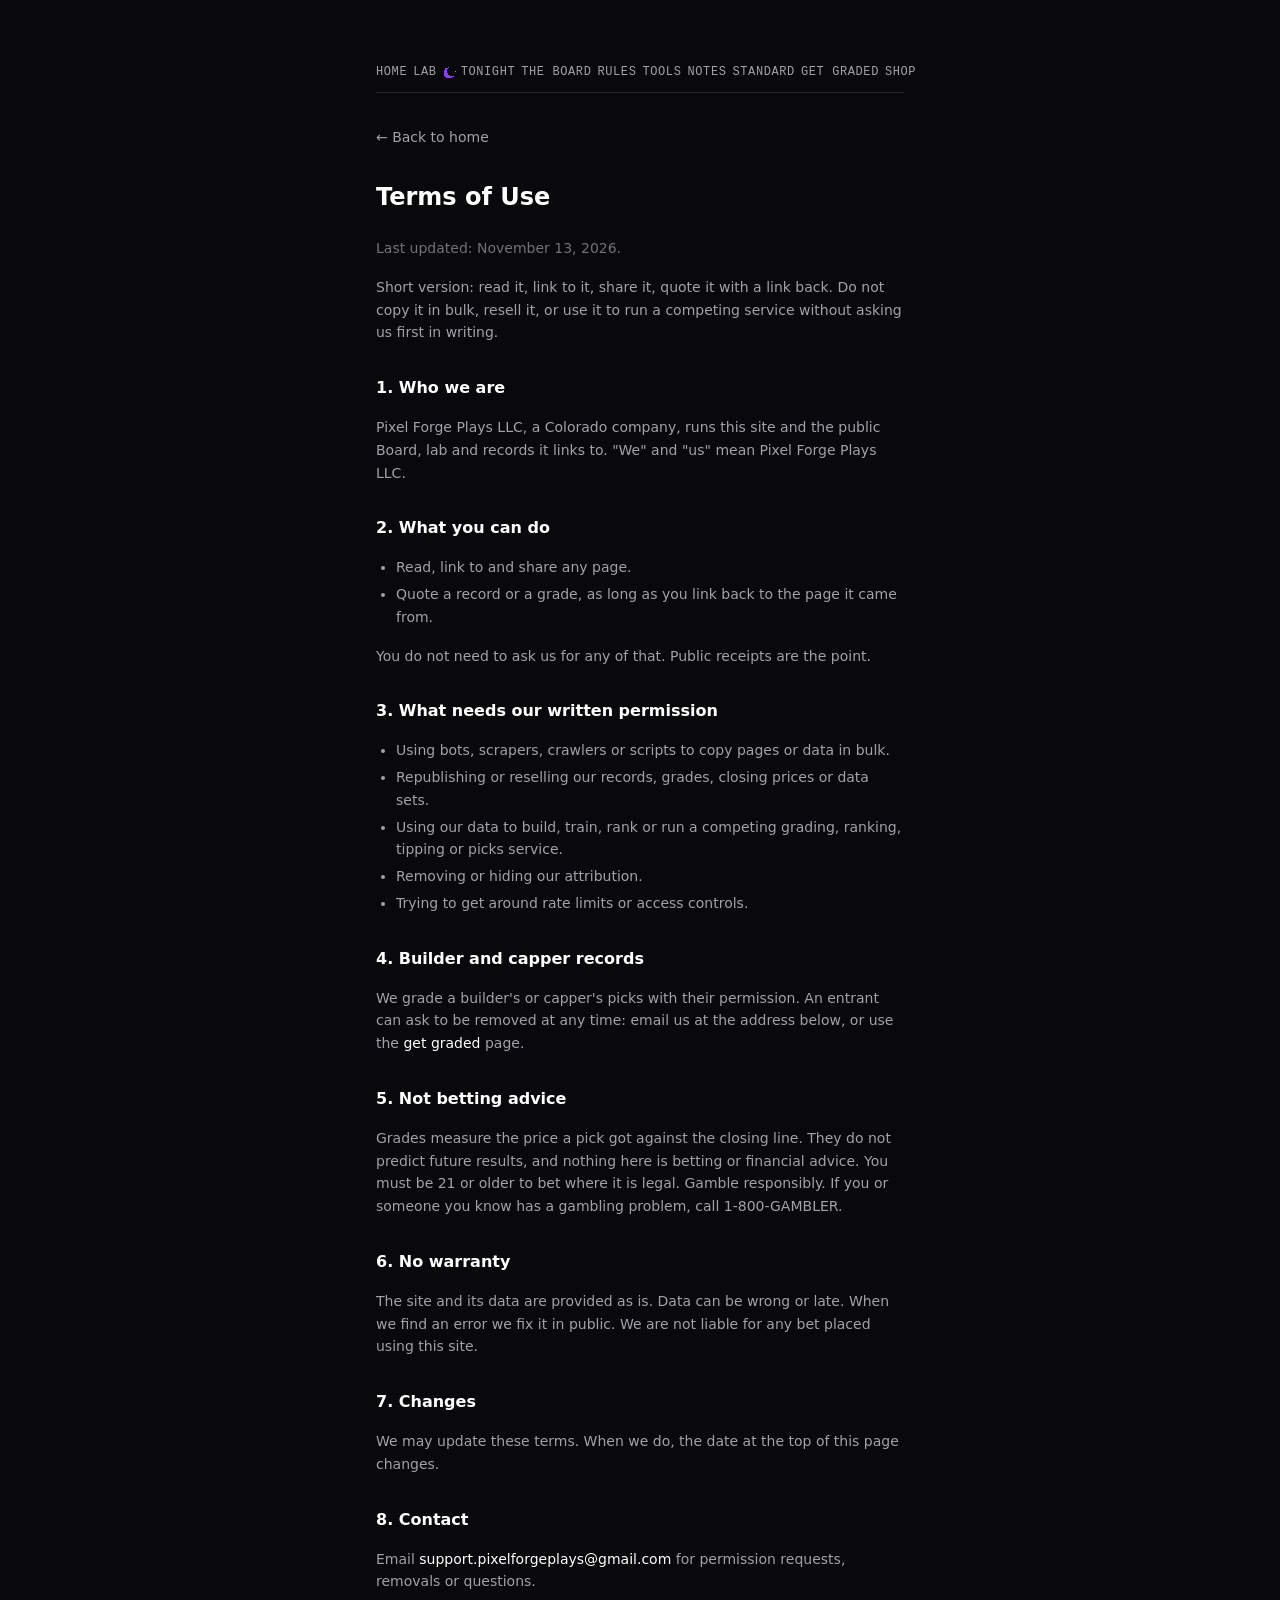
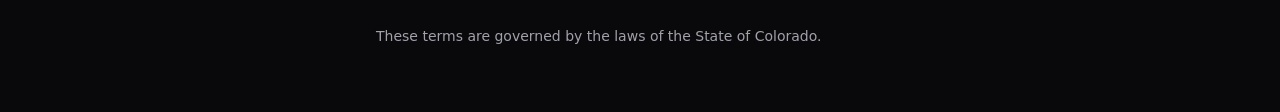
<file: terms.html>
<!DOCTYPE html>
<html lang="en">
<head>
  <meta charset="UTF-8">
  <meta name="viewport" content="width=device-width, initial-scale=1.0">
  <link rel="icon" type="image/png" sizes="32x32" href="/favicon-32.png">
  <link rel="icon" type="image/png" sizes="16x16" href="/favicon-16.png">
  <link rel="apple-touch-icon" sizes="180x180" href="/apple-touch-icon.png">
  <meta name="apple-mobile-web-app-title" content="PFP">
  <title>Terms of Use: Pixel Forge Plays</title>
  <meta name="description" content="What you can do with Pixel Forge Plays pages and data, and what needs our written permission.">
  <link rel="canonical" href="https://www.pixelforgeplays.com/terms.html">
  <meta property="og:title" content="Terms of Use | Pixel Forge Plays">
  <meta property="og:description" content="What you can do with Pixel Forge Plays pages and data, and what needs our written permission.">
  <meta property="og:url" content="https://www.pixelforgeplays.com/terms.html">
  <meta property="og:image" content="https://www.pixelforgeplays.com/og-image.png?v=20261104">
  <meta property="og:image:width" content="1200">
  <meta property="og:image:height" content="630">
  <meta property="og:image:alt" content="Pixel Forge Plays: Betting rules, tested in public.">
  <meta property="og:site_name" content="Pixel Forge Plays">
  <meta property="og:type" content="website">
  <meta name="twitter:card" content="summary_large_image">
  <meta name="twitter:title" content="Terms of Use | Pixel Forge Plays">
  <meta name="twitter:description" content="What you can do with Pixel Forge Plays pages and data, and what needs our written permission.">
  <meta name="twitter:site" content="@PixelForgePlays">
  <meta name="twitter:image" content="https://www.pixelforgeplays.com/og-image.png?v=20261104">
  <meta name="twitter:image:alt" content="Pixel Forge Plays: Betting rules, tested in public.">
  <link rel="stylesheet" href="/styles.css">
</head>
<body class="bg-zinc-950 text-white">
  <div class="max-w-xl mx-auto px-6 py-16">
    <nav aria-label="Pixel Forge Plays sites" class="flex flex-wrap gap-x-5 gap-y-6 sm:flex-nowrap sm:gap-1.5 font-mono text-xs uppercase tracking-wider text-zinc-400 whitespace-nowrap border-b border-zinc-800 pb-3 mb-8">
      <a href="https://www.pixelforgeplays.com/" class="py-3 -my-3 hover:text-white">Home</a>
      <a href="https://pixelforgeplays.github.io/pixel-forge/dashboard.html" class="py-3 -my-3 hover:text-white">Lab</a>
      <a href="https://pixelforgeplays.github.io/pixel-forge/tonight.html" class="py-3 -my-3 hover:text-white" style="display:inline-flex;align-items:center"><svg viewBox="0 0 16 16" width="13" height="13" shape-rendering="crispEdges" aria-hidden="true" style="display:block;margin-right:5px;flex:none;image-rendering:pixelated"><rect x="6" y="1" width="1" height="1" fill="#8B3DFF"/><rect x="4" y="2" width="3" height="1" fill="#8B3DFF"/><rect x="3" y="3" width="3" height="1" fill="#8B3DFF"/><rect x="2" y="4" width="3" height="1" fill="#8B3DFF"/><rect x="1" y="5" width="4" height="1" fill="#8B3DFF"/><rect x="1" y="6" width="4" height="1" fill="#8B3DFF"/><rect x="1" y="7" width="4" height="1" fill="#8B3DFF"/><rect x="1" y="8" width="4" height="1" fill="#8B3DFF"/><rect x="1" y="9" width="5" height="1" fill="#8B3DFF"/><rect x="1" y="10" width="5" height="1" fill="#8B3DFF"/><rect x="1" y="11" width="7" height="1" fill="#8B3DFF"/><rect x="2" y="12" width="11" height="1" fill="#8B3DFF"/><rect x="3" y="13" width="9" height="1" fill="#8B3DFF"/><rect x="4" y="14" width="7" height="1" fill="#8B3DFF"/><rect x="12" y="2" width="1" height="1" fill="#30E502"/><rect x="15" y="6" width="1" height="1" fill="#30E502"/><rect x="11" y="8" width="1" height="1" fill="#30E502"/></svg>Tonight</a>
      <a href="https://pixelforgeplays.github.io/pixel-forge/builders.html" class="py-3 -my-3 hover:text-white">The Board</a>
      <a href="https://pixelforgeplays.github.io/pfp-tools/rules/" class="py-3 -my-3 hover:text-white">Rules</a>
      <a href="https://pixelforgeplays.github.io/pfp-tools/" class="py-3 -my-3 hover:text-white">Tools</a>
      <a href="https://www.pixelforgeplays.com/notes" class="py-3 -my-3 hover:text-white">Notes</a>
      <a href="https://www.pixelforgeplays.com/standard.html" class="py-3 -my-3 hover:text-white">Standard</a>
      <a href="https://pixelforgeplays.github.io/pfp-tools/get-graded/" class="py-3 -my-3 hover:text-white">Get graded</a>
      <a href="/shop" class="py-3 -my-3 hover:text-white">Shop</a>
    </nav>
    <a href="/" class="text-sm text-zinc-400 hover:text-white">&larr; Back to home</a>

    <h1 class="text-2xl font-bold mt-8 mb-6">Terms of Use</h1>

    <div class="space-y-4 text-zinc-400 text-sm leading-relaxed">
      <p class="text-zinc-500">Last updated: November 13, 2026.</p>
      <p>
        Short version: read it, link to it, share it, quote it with a link back. Do not copy it in bulk,
        resell it, or use it to run a competing service without asking us first in writing.
      </p>

      <h2 class="text-base font-semibold text-white pt-4">1. Who we are</h2>
      <p>
        Pixel Forge Plays LLC, a Colorado company, runs this site and the public Board, lab and records
        it links to. "We" and "us" mean Pixel Forge Plays LLC.
      </p>

      <h2 class="text-base font-semibold text-white pt-4">2. What you can do</h2>
      <ul class="list-disc pl-5 space-y-1">
        <li>Read, link to and share any page.</li>
        <li>Quote a record or a grade, as long as you link back to the page it came from.</li>
      </ul>
      <p>You do not need to ask us for any of that. Public receipts are the point.</p>

      <h2 class="text-base font-semibold text-white pt-4">3. What needs our written permission</h2>
      <ul class="list-disc pl-5 space-y-1">
        <li>Using bots, scrapers, crawlers or scripts to copy pages or data in bulk.</li>
        <li>Republishing or reselling our records, grades, closing prices or data sets.</li>
        <li>Using our data to build, train, rank or run a competing grading, ranking, tipping or picks service.</li>
        <li>Removing or hiding our attribution.</li>
        <li>Trying to get around rate limits or access controls.</li>
      </ul>

      <h2 class="text-base font-semibold text-white pt-4">4. Builder and capper records</h2>
      <p>
        We grade a builder's or capper's picks with their permission. An entrant can ask to be removed at any time:
        email us at the address below, or use the
        <a href="https://www.pixelforgeplays.com/get-graded" class="text-white hover:underline">get graded</a> page.
      </p>

      <h2 class="text-base font-semibold text-white pt-4">5. Not betting advice</h2>
      <p>
        Grades measure the price a pick got against the closing line. They do not predict future results,
        and nothing here is betting or financial advice. You must be 21 or older to bet where it is legal.
        Gamble responsibly. If you or someone you know has a gambling problem, call 1-800-GAMBLER.
      </p>

      <h2 class="text-base font-semibold text-white pt-4">6. No warranty</h2>
      <p>
        The site and its data are provided as is. Data can be wrong or late. When we find an error we fix it in
        public. We are not liable for any bet placed using this site.
      </p>

      <h2 class="text-base font-semibold text-white pt-4">7. Changes</h2>
      <p>We may update these terms. When we do, the date at the top of this page changes.</p>

      <h2 class="text-base font-semibold text-white pt-4">8. Contact</h2>
      <p>
        Email
        <a href="mailto:support.pixelforgeplays@gmail.com" class="text-white hover:underline">support.pixelforgeplays@gmail.com</a>
        for permission requests, removals or questions.
      </p>

      <p class="pt-4">These terms are governed by the laws of the State of Colorado.</p>
    </div>
  </div>
<!-- Cloudflare Web Analytics: production hosts only, so Vercel previews are not counted. -->
<script>
(function () {
  var host = location.hostname;
  if (host !== 'www.pixelforgeplays.com' && host !== 'pixelforgeplays.com') return;
  var s = document.createElement('script');
  s.type = 'module';
  s.src = 'https://static.cloudflareinsights.com/beacon.min.js';
  s.setAttribute('data-cf-beacon', '{"token": "cc8971f3f9114b059946b39b5b3bf605"}');
  document.body.appendChild(s);
})();
</script>
<!-- End Cloudflare Web Analytics -->
</body>
</html>
</file>
<file: styles.css>
*,:after,:before{--tw-border-spacing-x:0;--tw-border-spacing-y:0;--tw-translate-x:0;--tw-translate-y:0;--tw-rotate:0;--tw-skew-x:0;--tw-skew-y:0;--tw-scale-x:1;--tw-scale-y:1;--tw-pan-x: ;--tw-pan-y: ;--tw-pinch-zoom: ;--tw-scroll-snap-strictness:proximity;--tw-gradient-from-position: ;--tw-gradient-via-position: ;--tw-gradient-to-position: ;--tw-ordinal: ;--tw-slashed-zero: ;--tw-numeric-figure: ;--tw-numeric-spacing: ;--tw-numeric-fraction: ;--tw-ring-inset: ;--tw-ring-offset-width:0px;--tw-ring-offset-color:#fff;--tw-ring-color:rgba(59,130,246,.5);--tw-ring-offset-shadow:0 0 #0000;--tw-ring-shadow:0 0 #0000;--tw-shadow:0 0 #0000;--tw-shadow-colored:0 0 #0000;--tw-blur: ;--tw-brightness: ;--tw-contrast: ;--tw-grayscale: ;--tw-hue-rotate: ;--tw-invert: ;--tw-saturate: ;--tw-sepia: ;--tw-drop-shadow: ;--tw-backdrop-blur: ;--tw-backdrop-brightness: ;--tw-backdrop-contrast: ;--tw-backdrop-grayscale: ;--tw-backdrop-hue-rotate: ;--tw-backdrop-invert: ;--tw-backdrop-opacity: ;--tw-backdrop-saturate: ;--tw-backdrop-sepia: ;--tw-contain-size: ;--tw-contain-layout: ;--tw-contain-paint: ;--tw-contain-style: }::backdrop{--tw-border-spacing-x:0;--tw-border-spacing-y:0;--tw-translate-x:0;--tw-translate-y:0;--tw-rotate:0;--tw-skew-x:0;--tw-skew-y:0;--tw-scale-x:1;--tw-scale-y:1;--tw-pan-x: ;--tw-pan-y: ;--tw-pinch-zoom: ;--tw-scroll-snap-strictness:proximity;--tw-gradient-from-position: ;--tw-gradient-via-position: ;--tw-gradient-to-position: ;--tw-ordinal: ;--tw-slashed-zero: ;--tw-numeric-figure: ;--tw-numeric-spacing: ;--tw-numeric-fraction: ;--tw-ring-inset: ;--tw-ring-offset-width:0px;--tw-ring-offset-color:#fff;--tw-ring-color:rgba(59,130,246,.5);--tw-ring-offset-shadow:0 0 #0000;--tw-ring-shadow:0 0 #0000;--tw-shadow:0 0 #0000;--tw-shadow-colored:0 0 #0000;--tw-blur: ;--tw-brightness: ;--tw-contrast: ;--tw-grayscale: ;--tw-hue-rotate: ;--tw-invert: ;--tw-saturate: ;--tw-sepia: ;--tw-drop-shadow: ;--tw-backdrop-blur: ;--tw-backdrop-brightness: ;--tw-backdrop-contrast: ;--tw-backdrop-grayscale: ;--tw-backdrop-hue-rotate: ;--tw-backdrop-invert: ;--tw-backdrop-opacity: ;--tw-backdrop-saturate: ;--tw-backdrop-sepia: ;--tw-contain-size: ;--tw-contain-layout: ;--tw-contain-paint: ;--tw-contain-style: }/*! tailwindcss v3.4.19 | MIT License | https://tailwindcss.com*/*,:after,:before{box-sizing:border-box;border:0 solid #e5e7eb}:after,:before{--tw-content:""}:host,html{line-height:1.5;-webkit-text-size-adjust:100%;-moz-tab-size:4;-o-tab-size:4;tab-size:4;font-family:ui-sans-serif,system-ui,sans-serif,Apple Color Emoji,Segoe UI Emoji,Segoe UI Symbol,Noto Color Emoji;font-feature-settings:normal;font-variation-settings:normal;-webkit-tap-highlight-color:transparent}body{margin:0;line-height:inherit}hr{height:0;color:inherit;border-top-width:1px}abbr:where([title]){-webkit-text-decoration:underline dotted;text-decoration:underline dotted}h1,h2,h3,h4,h5,h6{font-size:inherit;font-weight:inherit}a{color:inherit;text-decoration:inherit}b,strong{font-weight:bolder}code,kbd,pre,samp{font-family:ui-monospace,SFMono-Regular,Menlo,Monaco,Consolas,Liberation Mono,Courier New,monospace;font-feature-settings:normal;font-variation-settings:normal;font-size:1em}small{font-size:80%}sub,sup{font-size:75%;line-height:0;position:relative;vertical-align:baseline}sub{bottom:-.25em}sup{top:-.5em}table{text-indent:0;border-color:inherit;border-collapse:collapse}button,input,optgroup,select,textarea{font-family:inherit;font-feature-settings:inherit;font-variation-settings:inherit;font-size:100%;font-weight:inherit;line-height:inherit;letter-spacing:inherit;color:inherit;margin:0;padding:0}button,select{text-transform:none}button,input:where([type=button]),input:where([type=reset]),input:where([type=submit]){-webkit-appearance:button;background-color:transparent;background-image:none}:-moz-focusring{outline:auto}:-moz-ui-invalid{box-shadow:none}progress{vertical-align:baseline}::-webkit-inner-spin-button,::-webkit-outer-spin-button{height:auto}[type=search]{-webkit-appearance:textfield;outline-offset:-2px}::-webkit-search-decoration{-webkit-appearance:none}::-webkit-file-upload-button{-webkit-appearance:button;font:inherit}summary{display:list-item}blockquote,dd,dl,figure,h1,h2,h3,h4,h5,h6,hr,p,pre{margin:0}fieldset{margin:0}fieldset,legend{padding:0}menu,ol,ul{list-style:none;margin:0;padding:0}dialog{padding:0}textarea{resize:vertical}input::-moz-placeholder,textarea::-moz-placeholder{opacity:1;color:#9ca3af}input::placeholder,textarea::placeholder{opacity:1;color:#9ca3af}[role=button],button{cursor:pointer}:disabled{cursor:default}audio,canvas,embed,iframe,img,object,svg,video{display:block;vertical-align:middle}img,video{max-width:100%;height:auto}[hidden]:where(:not([hidden=until-found])){display:none}.invisible{visibility:hidden}.static{position:static}.fixed{position:fixed}.-my-3{margin-top:-.75rem;margin-bottom:-.75rem}.mx-auto{margin-left:auto;margin-right:auto}.my-10{margin-top:2.5rem;margin-bottom:2.5rem}.-mt-10{margin-top:-2.5rem}.mb-1\.5{margin-bottom:.375rem}.mb-10{margin-bottom:2.5rem}.mb-14{margin-bottom:3.5rem}.mb-2{margin-bottom:.5rem}.mb-3{margin-bottom:.75rem}.mb-4{margin-bottom:1rem}.mb-6{margin-bottom:1.5rem}.mb-8{margin-bottom:2rem}.mt-1{margin-top:.25rem}.mt-10{margin-top:2.5rem}.mt-12{margin-top:3rem}.mt-2{margin-top:.5rem}.mt-3{margin-top:.75rem}.mt-4{margin-top:1rem}.mt-5{margin-top:1.25rem}.mt-6{margin-top:1.5rem}.mt-7{margin-top:1.75rem}.mt-8{margin-top:2rem}.block{display:block}.inline-block{display:inline-block}.flex{display:flex}.inline-flex{display:inline-flex}.table{display:table}.grid{display:grid}.contents{display:contents}.hidden{display:none}.min-h-\[44px\]{min-height:44px}.w-full{width:100%}.max-w-3xl{max-width:48rem}.max-w-xl{max-width:36rem}.scroll-mt-6{scroll-margin-top:1.5rem}.list-\[circle\]{list-style-type:circle}.list-decimal{list-style-type:decimal}.list-disc{list-style-type:disc}.flex-col{flex-direction:column}.flex-wrap{flex-wrap:wrap}.items-center{align-items:center}.justify-center{justify-content:center}.gap-3{gap:.75rem}.gap-x-5{-moz-column-gap:1.25rem;column-gap:1.25rem}.gap-y-6{row-gap:1.5rem}.space-y-1>:not([hidden])~:not([hidden]){--tw-space-y-reverse:0;margin-top:calc(.25rem*(1 - var(--tw-space-y-reverse)));margin-bottom:calc(.25rem*var(--tw-space-y-reverse))}.space-y-2>:not([hidden])~:not([hidden]){--tw-space-y-reverse:0;margin-top:calc(.5rem*(1 - var(--tw-space-y-reverse)));margin-bottom:calc(.5rem*var(--tw-space-y-reverse))}.space-y-3>:not([hidden])~:not([hidden]){--tw-space-y-reverse:0;margin-top:calc(.75rem*(1 - var(--tw-space-y-reverse)));margin-bottom:calc(.75rem*var(--tw-space-y-reverse))}.space-y-4>:not([hidden])~:not([hidden]){--tw-space-y-reverse:0;margin-top:calc(1rem*(1 - var(--tw-space-y-reverse)));margin-bottom:calc(1rem*var(--tw-space-y-reverse))}.space-y-5>:not([hidden])~:not([hidden]){--tw-space-y-reverse:0;margin-top:calc(1.25rem*(1 - var(--tw-space-y-reverse)));margin-bottom:calc(1.25rem*var(--tw-space-y-reverse))}.scroll-smooth{scroll-behavior:smooth}.whitespace-nowrap{white-space:nowrap}.break-all{word-break:break-all}.rounded-2xl{border-radius:1rem}.rounded-lg{border-radius:.5rem}.border{border-width:1px}.border-b{border-bottom-width:1px}.border-zinc-600{--tw-border-opacity:1;border-color:rgb(82 82 91/var(--tw-border-opacity,1))}.border-zinc-700{--tw-border-opacity:1;border-color:rgb(63 63 70/var(--tw-border-opacity,1))}.border-zinc-800{--tw-border-opacity:1;border-color:rgb(39 39 42/var(--tw-border-opacity,1))}.bg-white{--tw-bg-opacity:1;background-color:rgb(255 255 255/var(--tw-bg-opacity,1))}.bg-zinc-800{--tw-bg-opacity:1;background-color:rgb(39 39 42/var(--tw-bg-opacity,1))}.bg-zinc-900{--tw-bg-opacity:1;background-color:rgb(24 24 27/var(--tw-bg-opacity,1))}.bg-zinc-950{--tw-bg-opacity:1;background-color:rgb(9 9 11/var(--tw-bg-opacity,1))}.p-5{padding:1.25rem}.p-6{padding:1.5rem}.px-4{padding-left:1rem;padding-right:1rem}.px-5{padding-left:1.25rem;padding-right:1.25rem}.px-6{padding-left:1.5rem;padding-right:1.5rem}.py-16{padding-top:4rem;padding-bottom:4rem}.py-3{padding-top:.75rem;padding-bottom:.75rem}.pb-16{padding-bottom:4rem}.pb-3{padding-bottom:.75rem}.pl-5{padding-left:1.25rem}.pl-6{padding-left:1.5rem}.pt-10{padding-top:2.5rem}.pt-4{padding-top:1rem}.text-left{text-align:left}.text-center{text-align:center}.font-mono{font-family:ui-monospace,SFMono-Regular,Menlo,Monaco,Consolas,Liberation Mono,Courier New,monospace}.text-2xl{font-size:1.5rem;line-height:2rem}.text-3xl{font-size:1.875rem;line-height:2.25rem}.text-4xl{font-size:2.25rem;line-height:2.5rem}.text-base{font-size:1rem;line-height:1.5rem}.text-lg{font-size:1.125rem;line-height:1.75rem}.text-sm{font-size:.875rem;line-height:1.25rem}.text-xl{font-size:1.25rem;line-height:1.75rem}.text-xs{font-size:.75rem;line-height:1rem}.font-bold{font-weight:700}.font-extrabold{font-weight:800}.font-semibold{font-weight:600}.uppercase{text-transform:uppercase}.leading-\[1\.05\]{line-height:1.05}.leading-relaxed{line-height:1.625}.leading-snug{line-height:1.375}.leading-tight{line-height:1.25}.tracking-tight{letter-spacing:-.025em}.tracking-wider{letter-spacing:.05em}.text-black{--tw-text-opacity:1;color:rgb(0 0 0/var(--tw-text-opacity,1))}.text-white{--tw-text-opacity:1;color:rgb(255 255 255/var(--tw-text-opacity,1))}.text-zinc-200{--tw-text-opacity:1;color:rgb(228 228 231/var(--tw-text-opacity,1))}.text-zinc-300{--tw-text-opacity:1;color:rgb(212 212 216/var(--tw-text-opacity,1))}.text-zinc-400{--tw-text-opacity:1;color:rgb(161 161 170/var(--tw-text-opacity,1))}.text-zinc-500{--tw-text-opacity:1;color:rgb(113 113 122/var(--tw-text-opacity,1))}.underline{text-decoration-line:underline}.underline-offset-2{text-underline-offset:2px}.shadow{--tw-shadow:0 1px 3px 0 rgba(0,0,0,.1),0 1px 2px -1px rgba(0,0,0,.1);--tw-shadow-colored:0 1px 3px 0 var(--tw-shadow-color),0 1px 2px -1px var(--tw-shadow-color);box-shadow:var(--tw-ring-offset-shadow,0 0 #0000),var(--tw-ring-shadow,0 0 #0000),var(--tw-shadow)}.filter{filter:var(--tw-blur) var(--tw-brightness) var(--tw-contrast) var(--tw-grayscale) var(--tw-hue-rotate) var(--tw-invert) var(--tw-saturate) var(--tw-sepia) var(--tw-drop-shadow)}.transition{transition-property:color,background-color,border-color,text-decoration-color,fill,stroke,opacity,box-shadow,transform,filter,-webkit-backdrop-filter;transition-property:color,background-color,border-color,text-decoration-color,fill,stroke,opacity,box-shadow,transform,filter,backdrop-filter;transition-property:color,background-color,border-color,text-decoration-color,fill,stroke,opacity,box-shadow,transform,filter,backdrop-filter,-webkit-backdrop-filter;transition-timing-function:cubic-bezier(.4,0,.2,1);transition-duration:.15s}.hover\:bg-zinc-200:hover{--tw-bg-opacity:1;background-color:rgb(228 228 231/var(--tw-bg-opacity,1))}.hover\:bg-zinc-700:hover{--tw-bg-opacity:1;background-color:rgb(63 63 70/var(--tw-bg-opacity,1))}.hover\:bg-zinc-800:hover{--tw-bg-opacity:1;background-color:rgb(39 39 42/var(--tw-bg-opacity,1))}.hover\:text-white:hover{--tw-text-opacity:1;color:rgb(255 255 255/var(--tw-text-opacity,1))}.hover\:underline:hover{text-decoration-line:underline}.focus\:border-purple-500:focus{--tw-border-opacity:1;border-color:rgb(168 85 247/var(--tw-border-opacity,1))}.focus\:outline-none:focus{outline:2px solid transparent;outline-offset:2px}@media (min-width:640px){.sm\:flex-row{flex-direction:row}.sm\:flex-nowrap{flex-wrap:nowrap}.sm\:gap-1\.5{gap:.375rem}.sm\:p-6{padding:1.5rem}.sm\:p-8{padding:2rem}.sm\:text-2xl{font-size:1.5rem;line-height:2rem}.sm\:text-4xl{font-size:2.25rem;line-height:2.5rem}.sm\:text-5xl{font-size:3rem;line-height:1}}
</file>
